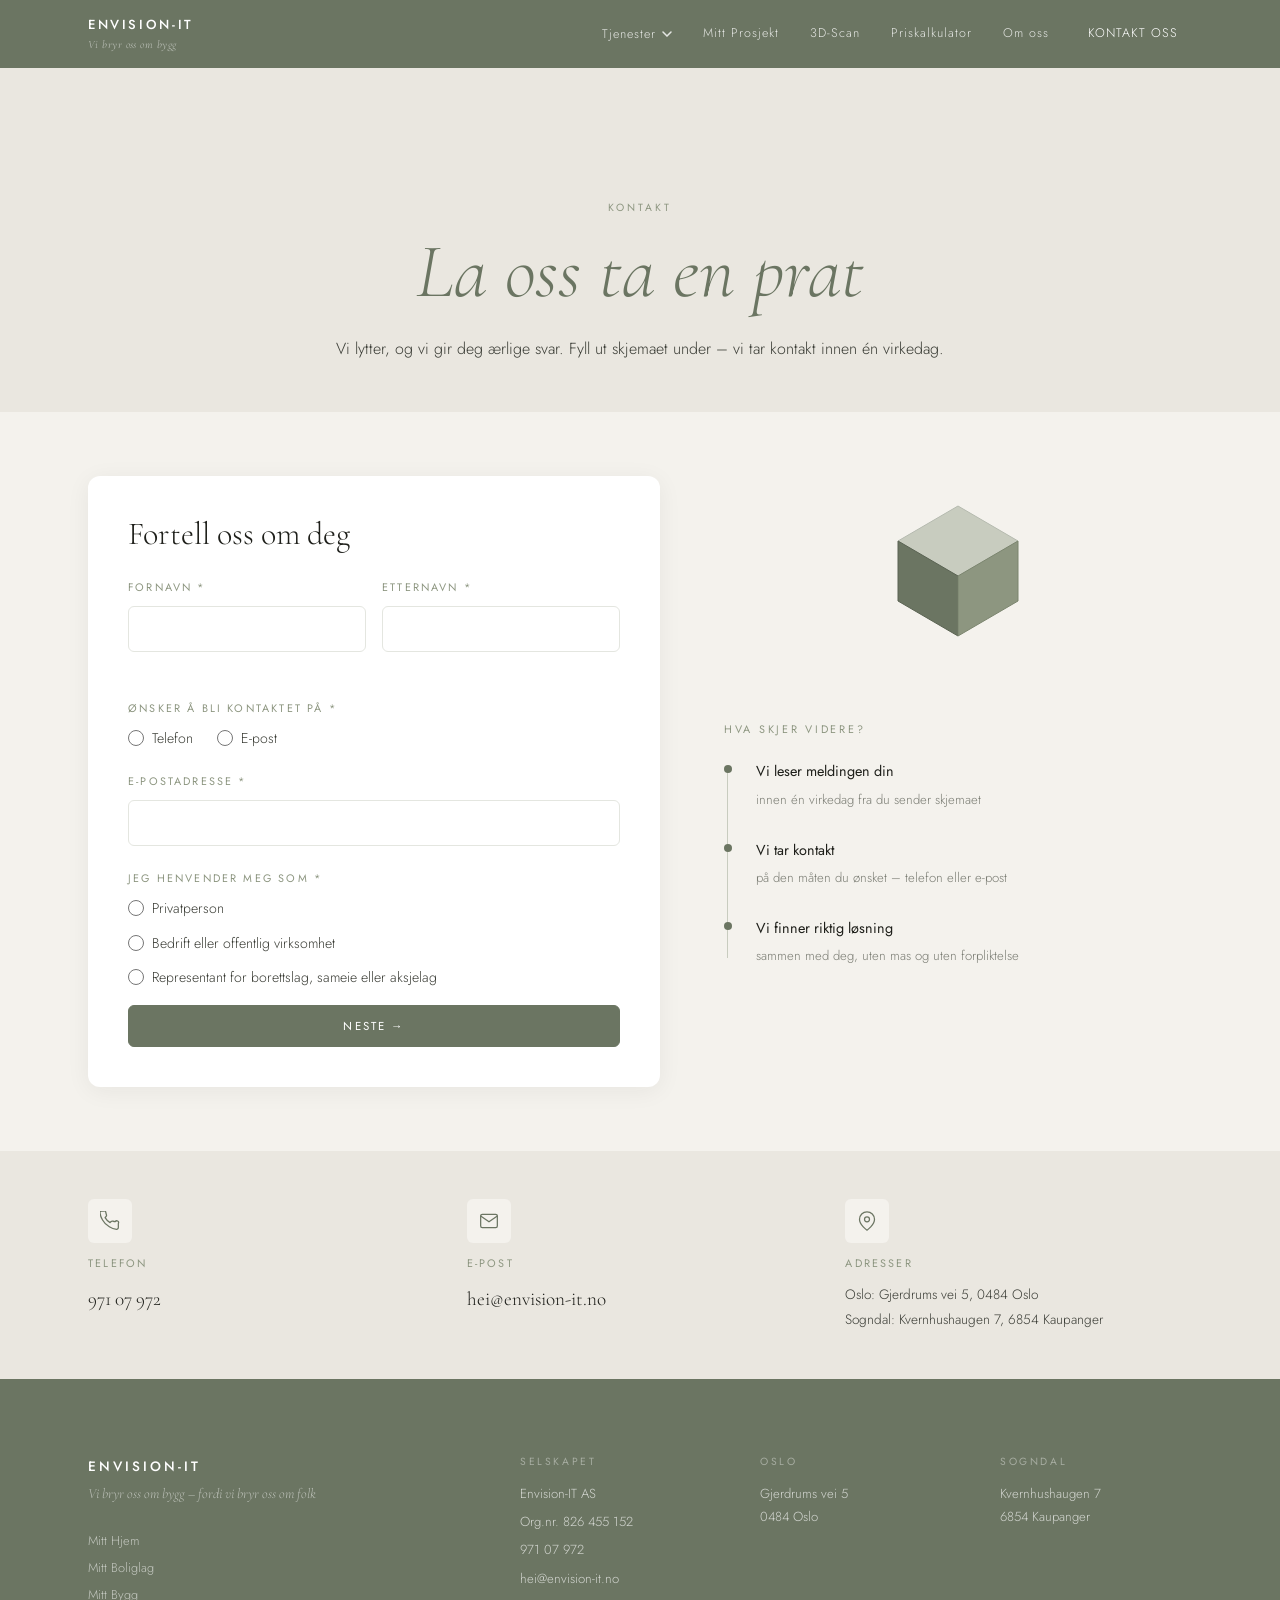
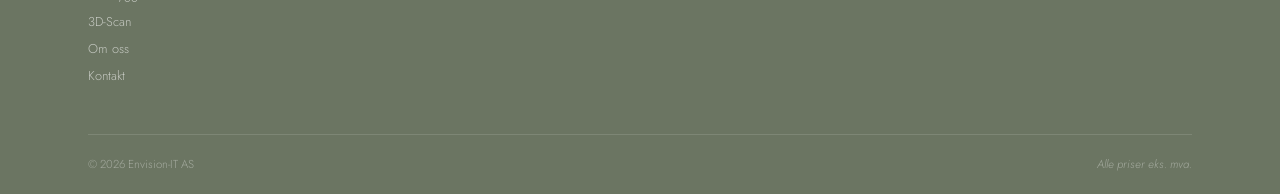
<file: kontakt.html>
<!DOCTYPE html>
<html lang="no">
<head>
  <meta charset="UTF-8">
  <meta name="viewport" content="width=device-width, initial-scale=1.0">
  <title>Kontakt oss — Envision-IT</title>
  <meta name="description" content="Ta kontakt med Envision-IT. Vi lytter, og vi gir deg ærlige svar. Fyll ut skjemaet – vi tar kontakt innen én virkedag.">
  <link rel="canonical" href="https://envision-it.no/kontakt">
  <meta property="og:type" content="website">
  <meta property="og:url" content="https://envision-it.no/kontakt">
  <meta property="og:title" content="Kontakt oss — Envision-IT">
  <meta property="og:description" content="Ta kontakt med Envision-IT. Vi lytter, og vi gir deg ærlige svar. Fyll ut skjemaet – vi tar kontakt innen én virkedag.">
  <meta property="og:image" content="https://envision-it.no/assets/og-image.jpg">
  <link rel="preconnect" href="https://fonts.googleapis.com">
  <link rel="preconnect" href="https://fonts.gstatic.com" crossorigin>
  <link rel="stylesheet" href="css/global.css">
  <style>
    body { padding-top: var(--nav-h); }

    /* ── HERO ─────────────────────────────────────────────────── */
    .kontakt-hero {
      background: var(--cream-dark);
      padding-top: var(--nav-h);
      padding-bottom: 0;
      text-align: center;
      padding-inline: var(--gutter);
    }

    .kontakt-hero__inner {
      max-width: 680px;
      margin-inline: auto;
      padding-top: 4rem;
      padding-bottom: 3rem;
    }

    .kontakt-hero__intro {
      margin-top: 1.25rem;
      font-size: 1rem;
      color: var(--mid);
      line-height: 1.8;
    }

    /* ── MAIN CONTENT ─────────────────────────────────────────── */
    .kontakt-main {
      background: var(--cream);
      padding: 4rem 0;
    }

    .kontakt-split {
      display: grid;
      grid-template-columns: 55fr 45fr;
      gap: 4rem;
      align-items: start;
    }

    @media (max-width: 900px) {
      .kontakt-split {
        grid-template-columns: 1fr;
        gap: 3rem;
      }
    }

    /* ── FORM CARD ─────────────────────────────────────────────── */
    .kontakt-form-card {
      background: var(--white);
      border-radius: 12px;
      padding: 2.5rem;
      box-shadow: 0 4px 24px rgba(30,31,26,0.06);
    }

    .kontakt-form-card h3 {
      margin-bottom: 1.75rem;
    }

    .form-row {
      display: grid;
      grid-template-columns: 1fr 1fr;
      gap: 1rem;
      margin-bottom: 1.5rem;
    }

    @media (max-width: 480px) {
      .form-row { grid-template-columns: 1fr; }
    }

    .form-group { margin-bottom: 1.5rem; }
    .form-group:last-of-type { margin-bottom: 0; }

    .form-label {
      display: block;
      font-size: 0.68rem;
      font-weight: 400;
      letter-spacing: 0.2em;
      text-transform: uppercase;
      color: var(--sage-light);
      margin-bottom: 0.6rem;
    }

    .form-control {
      width: 100%;
      background: var(--white);
      border: 1px solid var(--sage-bg);
      border-radius: var(--radius);
      padding: 0.75rem 1rem;
      font-family: 'Jost', sans-serif;
      font-size: 0.9rem;
      font-weight: 300;
      color: var(--dark);
      transition: border-color var(--transition);
      outline: none;
    }

    .form-control:focus { border-color: var(--sage); }
    .form-control.error { border-color: #c0392b; }

    textarea.form-control { resize: vertical; min-height: 120px; }

    .radio-group {
      display: flex;
      flex-direction: row;
      gap: 1.5rem;
      flex-wrap: wrap;
    }

    .radio-group--col {
      flex-direction: column;
      gap: 0.75rem;
    }

    .radio-label {
      display: flex;
      align-items: center;
      gap: 0.5rem;
      font-family: 'Jost', sans-serif;
      font-size: 0.88rem;
      font-weight: 300;
      color: var(--mid);
      cursor: pointer;
    }

    .radio-label input[type="radio"] {
      accent-color: var(--sage);
      width: 16px;
      height: 16px;
      cursor: pointer;
      flex-shrink: 0;
    }

    .btn-row {
      display: flex;
      align-items: center;
      justify-content: space-between;
      margin-top: 2rem;
      gap: 1rem;
    }

    /* Step visibility */
    #step2 { display: none; }
    #step-thankyou { display: none; }
    #phone-group { display: none; }

    /* Thank-you state */
    .thankyou-inner {
      text-align: center;
      padding: 3rem 1rem;
    }

    .thankyou-inner svg {
      margin: 0 auto 1.5rem;
    }

    .thankyou-inner h3 {
      margin-bottom: 1rem;
    }

    .thankyou-inner p {
      font-size: 0.95rem;
      color: var(--mid);
      margin-bottom: 2rem;
    }

    /* ── RIGHT COLUMN ─────────────────────────────────────────── */
    .kontakt-right {
      display: flex;
      flex-direction: column;
      gap: 3rem;
    }

    /* Illustration */
    .kontakt-illustration {
      display: flex;
      justify-content: center;
      align-items: center;
    }

    /* Timeline */
    .kontakt-timeline h4 {
      font-family: 'Jost', sans-serif;
      font-weight: 400;
      font-size: 0.68rem;
      letter-spacing: 0.25em;
      text-transform: uppercase;
      color: var(--sage-light);
      margin-bottom: 1.5rem;
    }

    .timeline {
      position: relative;
      padding-left: 2rem;
    }

    .timeline::before {
      content: '';
      position: absolute;
      left: 3px;
      top: 8px;
      bottom: 8px;
      width: 1px;
      background: var(--sage-pale);
    }

    .timeline__step {
      position: relative;
      margin-bottom: 1.75rem;
    }

    .timeline__step:last-child { margin-bottom: 0; }

    .timeline__step::before {
      content: '';
      position: absolute;
      left: -2rem;
      top: 6px;
      width: 8px;
      height: 8px;
      background: var(--sage);
      border-radius: 50%;
    }

    .timeline__step-title {
      font-family: 'Jost', sans-serif;
      font-weight: 400;
      font-size: 0.9rem;
      color: var(--dark);
      margin-bottom: 0.25rem;
    }

    .timeline__step-desc {
      font-size: 0.82rem;
      color: var(--muted);
      line-height: 1.6;
      margin: 0;
    }

    /* ── CONTACT DETAILS ─────────────────────────────────────── */
    .kontakt-details {
      background: var(--cream-dark);
      padding: 3rem 0;
    }

    .kontakt-details__grid {
      display: grid;
      grid-template-columns: repeat(3, 1fr);
      gap: 2rem;
    }

    @media (max-width: 720px) {
      .kontakt-details__grid { grid-template-columns: 1fr; }
    }

    .kontakt-info-box {
      display: flex;
      flex-direction: column;
      align-items: flex-start;
      gap: 0.75rem;
    }

    .kontakt-info-box__icon {
      width: 44px;
      height: 44px;
      background: var(--cream);
      border-radius: var(--radius);
      display: flex;
      align-items: center;
      justify-content: center;
      color: var(--sage);
      flex-shrink: 0;
    }

    .kontakt-info-box__title {
      font-family: 'Jost', sans-serif;
      font-weight: 400;
      font-size: 0.68rem;
      letter-spacing: 0.2em;
      text-transform: uppercase;
      color: var(--sage-light);
    }

    .kontakt-info-box__content {
      display: flex;
      flex-direction: column;
      gap: 0.2rem;
    }

    .kontakt-info-box__content a {
      font-family: 'Cormorant Garamond', serif;
      font-size: 1.2rem;
      font-weight: 300;
      color: var(--dark);
      text-decoration: none;
      transition: color var(--transition);
    }

    .kontakt-info-box__content a:hover { color: var(--sage); }

    .kontakt-info-box__content p {
      font-size: 0.85rem;
      color: var(--mid);
      margin: 0;
      line-height: 1.6;
    }
  </style>
</head>
<body>
<a class="skip-link" href="#main-content">Hopp til innhold</a>

  <!-- ═══ NAV ═══════════════════════════════════════════════════ -->
  <nav class="site-nav" role="navigation" aria-label="Hovedmeny">
    <div class="site-nav__inner">
      <a href="/" class="site-nav__brand" aria-label="Envision-IT – hjem">
        <span class="site-nav__brand-name">ENVISION-IT</span>
        <span class="site-nav__brand-tagline">Vi bryr oss om bygg</span>
      </a>
      <div class="site-nav__links" role="list">
        <div class="site-nav__dropdown" role="listitem">
          <button class="site-nav__link site-nav__link--dropdown" aria-haspopup="true" aria-expanded="false">
            Tjenester
            <svg width="10" height="6" viewBox="0 0 10 6" fill="none" aria-hidden="true">
              <path d="M1 1l4 4 4-4" stroke="currentColor" stroke-width="1.5" stroke-linecap="round"/>
            </svg>
          </button>
          <div class="site-nav__dropdown-panel" role="menu">
            <a href="/mitt-hjem.html" class="site-nav__dropdown-item" data-nav-link role="menuitem">
              <span class="site-nav__dropdown-title">Mitt Hjem</span>
              <span class="site-nav__dropdown-sub">Privatpersoner</span>
            </a>
            <a href="/mitt-boliglag.html" class="site-nav__dropdown-item" data-nav-link role="menuitem">
              <span class="site-nav__dropdown-title">Mitt Boliglag</span>
              <span class="site-nav__dropdown-sub">Borettslag og sameier</span>
            </a>
            <a href="/mitt-bygg.html" class="site-nav__dropdown-item" data-nav-link role="menuitem">
              <span class="site-nav__dropdown-title">Mitt Bygg</span>
              <span class="site-nav__dropdown-sub">Bedrifter og offentlig</span>
            </a>
          </div>
        </div>
        <a href="/mitt-prosjekt.html" class="site-nav__link" data-nav-link role="listitem">Mitt Prosjekt</a>
        <a href="/3d-scan.html" class="site-nav__link" data-nav-link role="listitem">3D-Scan</a>
      <a href="/3d-scan.html#kalkulator" class="site-nav__link" data-nav-link role="listitem">Priskalkulator</a>
        <a href="/om-oss.html" class="site-nav__link" data-nav-link role="listitem">Om oss</a>
        <a href="/kontakt.html" class="site-nav__link site-nav__link--cta btn-outline nav-active" data-nav-link role="listitem">Kontakt oss</a>
      </div>
      <button class="site-nav__hamburger" id="nav-toggle" aria-label="Åpne meny" aria-expanded="false">
        <span></span><span></span><span></span>
      </button>
    </div>
  </nav>

  <!-- Mobile drawer -->
  <div class="site-nav__drawer" id="nav-drawer" role="dialog" aria-modal="true" aria-label="Mobilmeny">
    <div class="site-nav__drawer-inner">
      <div class="site-nav__drawer-header">
        <span class="site-nav__brand-name" style="color:var(--white)">ENVISION-IT</span>
        <button class="site-nav__drawer-close" id="nav-drawer-close" aria-label="Lukk meny">
          <svg width="20" height="20" viewBox="0 0 20 20" fill="none" aria-hidden="true">
            <path d="M4 4l12 12M16 4L4 16" stroke="currentColor" stroke-width="1.5" stroke-linecap="round"/>
          </svg>
        </button>
      </div>
      <nav class="site-nav__drawer-links">
        <span class="site-nav__drawer-section">Tjenester</span>
        <a href="/mitt-hjem.html" class="site-nav__drawer-link" data-nav-link>Mitt Hjem</a>
        <a href="/mitt-boliglag.html" class="site-nav__drawer-link" data-nav-link>Mitt Boliglag</a>
        <a href="/mitt-bygg.html" class="site-nav__drawer-link" data-nav-link>Mitt Bygg</a>
        <span class="site-nav__drawer-section" style="margin-top:1rem">Mitt Prosjekt</span>
      <a href="/mitt-prosjekt.html" class="site-nav__drawer-link" data-nav-link>Mitt Prosjekt</a>
        <span class="site-nav__drawer-section" style="margin-top:1rem">Verktøy</span>
        <a href="/3d-scan.html" class="site-nav__drawer-link" data-nav-link>3D-Scan</a>
        <a href="/3d-scan.html#kalkulator" class="site-nav__drawer-link" data-nav-link>Priskalkulator</a>
        <span class="site-nav__drawer-section" style="margin-top:1rem">Selskapet</span>
        <a href="/om-oss.html" class="site-nav__drawer-link" data-nav-link>Om oss</a>
        <a href="/kontakt.html" class="site-nav__drawer-link site-nav__drawer-link--cta nav-active" data-nav-link>Kontakt oss</a>
      </nav>
      <div class="site-nav__drawer-contact">
        <a href="tel:97107972">971 07 972</a>
        <a href="mailto:hei@envision-it.no">hei@envision-it.no</a>
      </div>
    </div>
  </div>

  <style>
  /* ── NAV STYLES ─────────────────────────────────────────────── */
  .site-nav { position: fixed; top: 0; left: 0; right: 0; z-index: 200; background: var(--sage); transition: box-shadow 0.3s ease; }
  .site-nav.scrolled { box-shadow: 0 4px 24px rgba(30,31,26,0.18); }
  .site-nav__inner { max-width: var(--max-w); margin-inline: auto; padding-inline: var(--gutter); height: var(--nav-h); display: flex; align-items: center; justify-content: space-between; }
  .site-nav__brand { display: flex; flex-direction: column; gap: 0.1rem; text-decoration: none; }
  .site-nav__brand-name { font-family: 'Jost', sans-serif; font-weight: 500; font-size: 0.82rem; letter-spacing: 0.2em; color: var(--white); }
  .site-nav__brand-tagline { font-family: 'Cormorant Garamond', serif; font-style: italic; font-size: 0.7rem; color: rgba(255,255,255,0.62); letter-spacing: 0.04em; }
  .site-nav__links { display: flex; align-items: center; gap: 0.25rem; }
  .site-nav__link { background: none; border: none; font-family: 'Jost', sans-serif; font-size: 0.78rem; font-weight: 300; letter-spacing: 0.08em; color: rgba(255,255,255,0.82); padding: 0.5rem 0.85rem; border-radius: var(--radius); transition: color var(--transition), background var(--transition); cursor: pointer; text-decoration: none; display: flex; align-items: center; gap: 0.35rem; }
  .site-nav__link:hover { color: var(--white); background: rgba(255,255,255,0.1); }
  .site-nav__link.nav-active { color: var(--white); }
  .site-nav__link--cta { border-color: rgba(255,255,255,0.45) !important; color: var(--white) !important; margin-left: 0.5rem; }
  .site-nav__link--cta:hover { background: rgba(255,255,255,0.15) !important; }
  .site-nav__dropdown { position: relative; }
  .site-nav__link--dropdown svg { transition: transform 0.2s ease; }
  .site-nav__dropdown:hover .site-nav__link--dropdown svg,
  .site-nav__dropdown:focus-within .site-nav__link--dropdown svg { transform: rotate(180deg); }
  .site-nav__dropdown-panel { position: absolute; top: calc(100% + 2px); left: 50%; transform: translateX(-50%); background: var(--white); border: 1px solid var(--sage-bg); border-radius: var(--radius-lg); padding: 0.75rem; min-width: 240px; box-shadow: 0 12px 40px rgba(30,31,26,0.12); opacity: 0; pointer-events: none; transform: translateX(-50%) translateY(8px); transition: opacity 0.2s ease, transform 0.2s ease; }
  .site-nav__dropdown:hover .site-nav__dropdown-panel,
  .site-nav__dropdown:focus-within .site-nav__dropdown-panel { opacity: 1; pointer-events: all; transform: translateX(-50%) translateY(0); }
  .site-nav__dropdown-item { display: flex; flex-direction: column; gap: 0.15rem; padding: 0.7rem 0.9rem; border-radius: var(--radius); text-decoration: none; transition: background var(--transition); }
  .site-nav__dropdown-item:hover { background: var(--cream); }
  .site-nav__dropdown-item.nav-active { background: var(--cream-dark); }
  .site-nav__dropdown-title { font-size: 0.82rem; font-weight: 400; color: var(--dark); }
  .site-nav__dropdown-sub { font-size: 0.68rem; color: var(--muted); }
  .site-nav__dropdown-divider { border: none; border-top: 1px solid var(--sage-bg); margin: 0.4rem 0; }
  .site-nav__hamburger { display: none; flex-direction: column; gap: 5px; background: none; border: none; padding: 0.5rem; cursor: pointer; }
  .site-nav__hamburger span { display: block; width: 22px; height: 1.5px; background: var(--white); border-radius: 2px; transition: all 0.25s ease; }
  .site-nav__drawer { position: fixed; inset: 0; z-index: 300; background: rgba(30,31,26,0.55); backdrop-filter: blur(4px); opacity: 0; pointer-events: none; transition: opacity 0.3s ease; }
  .site-nav__drawer.open { opacity: 1; pointer-events: all; }
  .site-nav__drawer-inner { position: absolute; top: 0; right: 0; bottom: 0; width: min(320px, 90vw); background: var(--dark); padding: 0; display: flex; flex-direction: column; transform: translateX(100%); transition: transform 0.35s cubic-bezier(0.4, 0, 0.2, 1); }
  .site-nav__drawer.open .site-nav__drawer-inner { transform: translateX(0); }
  .site-nav__drawer-header { display: flex; align-items: center; justify-content: space-between; padding: 1.25rem 1.5rem; border-bottom: 1px solid rgba(255,255,255,0.08); }
  .site-nav__drawer-close { background: none; border: none; color: rgba(255,255,255,0.6); cursor: pointer; padding: 0.25rem; transition: color var(--transition); }
  .site-nav__drawer-close:hover { color: var(--white); }
  .site-nav__drawer-links { flex: 1; overflow-y: auto; padding: 1.25rem 1.5rem; display: flex; flex-direction: column; gap: 0.15rem; }
  .site-nav__drawer-section { font-size: 0.6rem; letter-spacing: 0.3em; text-transform: uppercase; color: rgba(255,255,255,0.35); margin-bottom: 0.4rem; display: block; }
  .site-nav__drawer-link { font-size: 0.95rem; color: rgba(255,255,255,0.78); text-decoration: none; padding: 0.65rem 0.75rem; border-radius: var(--radius); transition: background var(--transition), color var(--transition); }
  .site-nav__drawer-link:hover,
  .site-nav__drawer-link.nav-active { background: rgba(255,255,255,0.08); color: var(--white); }
  .site-nav__drawer-link--cta { margin-top: 1rem; border: 1px solid rgba(255,255,255,0.3); text-align: center; }
  .site-nav__drawer-contact { padding: 1.25rem 1.5rem; border-top: 1px solid rgba(255,255,255,0.08); display: flex; flex-direction: column; gap: 0.35rem; }
  .site-nav__drawer-contact a { font-size: 0.78rem; color: rgba(255,255,255,0.5); text-decoration: none; transition: color var(--transition); }
  .site-nav__drawer-contact a:hover { color: var(--white); }
  @media (max-width: 860px) {
    .site-nav__links { display: none; }
    .site-nav__hamburger { display: flex; }
  }
  </style>

  <!-- ═══ HERO ═══════════════════════════════════════════════════ -->
  <section id="main-content" class="kontakt-hero">
    <div class="kontakt-hero__inner reveal">
      <span class="eyebrow">Kontakt</span>
      <h1><em>La oss ta en prat</em></h1>
      <p class="kontakt-hero__intro reveal reveal-delay-1">Vi lytter, og vi gir deg ærlige svar. Fyll ut skjemaet under – vi tar kontakt innen én virkedag.</p>
    </div>
  </section>

  <!-- ═══ MAIN CONTENT ══════════════════════════════════════════ -->
  <section class="kontakt-main">
    <div class="container">
      <div class="kontakt-split">

        <!-- LEFT: Two-step form -->
        <div class="kontakt-form-card reveal">
          <form id="kontakt-form" novalidate>

            <!-- Step 1 -->
            <div id="step1">
              <h3>Fortell oss om deg</h3>

              <div class="form-row">
                <div class="form-group">
                  <label class="form-label" for="fornavn">Fornavn *</label>
                  <input class="form-control" type="text" id="fornavn" name="fornavn" required autocomplete="given-name">
                </div>
                <div class="form-group">
                  <label class="form-label" for="etternavn">Etternavn *</label>
                  <input class="form-control" type="text" id="etternavn" name="etternavn" required autocomplete="family-name">
                </div>
              </div>

              <div class="form-group">
                <label class="form-label">Ønsker å bli kontaktet på *</label>
                <div class="radio-group" role="radiogroup">
                  <label class="radio-label">
                    <input type="radio" name="contact-method" value="telefon"> Telefon
                  </label>
                  <label class="radio-label">
                    <input type="radio" name="contact-method" value="epost"> E-post
                  </label>
                </div>
              </div>

              <div class="form-group" id="phone-group">
                <label class="form-label" for="telefon">Telefonnummer</label>
                <input class="form-control" type="tel" id="telefon" name="telefon" placeholder="+47" autocomplete="tel">
              </div>

              <div class="form-group">
                <label class="form-label" for="epost">E-postadresse *</label>
                <input class="form-control" type="email" id="epost" name="epost" required autocomplete="email">
              </div>

              <div class="form-group">
                <label class="form-label">Jeg henvender meg som *</label>
                <div class="radio-group radio-group--col" role="radiogroup">
                  <label class="radio-label">
                    <input type="radio" name="customer-type" value="privat"> Privatperson
                  </label>
                  <label class="radio-label">
                    <input type="radio" name="customer-type" value="bedrift"> Bedrift eller offentlig virksomhet
                  </label>
                  <label class="radio-label">
                    <input type="radio" name="customer-type" value="boliglag"> Representant for borettslag, sameie eller aksjelag
                  </label>
                </div>
              </div>

              <button type="button" id="btn-next" class="btn-solid" style="width:100%; justify-content:center; margin-top:1rem;">Neste →</button>
            </div>

            <!-- Step 2 -->
            <div id="step2">
              <h3>Fortell oss hva du trenger</h3>

              <div class="form-group">
                <label class="form-label" for="henvendelse">Hva gjelder henvendelsen? *</label>
                <textarea class="form-control" id="henvendelse" name="henvendelse" rows="5" required></textarea>
              </div>

              <div class="form-group">
                <label class="form-label" for="tidspunkt">Hva er det beste tidspunktet å nå deg?</label>
                <input class="form-control" type="text" id="tidspunkt" name="tidspunkt" placeholder="f.eks. hverdager mellom 09–15">
              </div>

              <div class="btn-row">
                <button type="button" id="btn-back" class="btn-outline">← Tilbake</button>
                <button type="submit" id="btn-send" class="btn-solid">Send →</button>
              </div>
            </div>

            <!-- Thank-you state -->
            <div id="step-thankyou">
              <div class="thankyou-inner">
                <!-- Checkmark SVG -->
                <svg width="64" height="64" viewBox="0 0 64 64" fill="none" xmlns="http://www.w3.org/2000/svg" aria-hidden="true">
                  <circle cx="32" cy="32" r="32" fill="#4caf50"/>
                  <path d="M20 33l9 9 16-18" stroke="white" stroke-width="3" stroke-linecap="round" stroke-linejoin="round"/>
                </svg>
                <h3>Takk for din henvendelse!</h3>
                <p>Vi har mottatt meldingen din og tar kontakt innen én virkedag – på den måten du ønsket.</p>
                <a class="btn-outline" href="/">Tilbake til forsiden</a>
              </div>
            </div>

          </form>
        </div>

        <!-- RIGHT: Illustration + Timeline -->
        <div class="kontakt-right reveal reveal-delay-1">

          <!-- Isometric cube SVG illustration -->
          <div class="kontakt-illustration">
            <svg width="200" height="200" viewBox="0 0 200 200" fill="none" xmlns="http://www.w3.org/2000/svg" aria-label="Isometrisk kube illustrasjon" role="img">
              <!-- Top face (sage-pale #c8ccbf) -->
              <polygon
                points="100,30 160,65 100,100 40,65"
                fill="#c8ccbf"
                stroke="#b5baaf"
                stroke-width="1"
              />
              <!-- Left face (sage #6b7562) -->
              <polygon
                points="40,65 100,100 100,160 40,125"
                fill="#6b7562"
                stroke="#5a6352"
                stroke-width="1"
              />
              <!-- Right face (sage-light #8d9680) -->
              <polygon
                points="100,100 160,65 160,125 100,160"
                fill="#8d9680"
                stroke="#7b856e"
                stroke-width="1"
              />
            </svg>
          </div>

          <!-- Timeline -->
          <div class="kontakt-timeline">
            <h4>Hva skjer videre?</h4>
            <div class="timeline">
              <div class="timeline__step">
                <p class="timeline__step-title">Vi leser meldingen din</p>
                <p class="timeline__step-desc">innen én virkedag fra du sender skjemaet</p>
              </div>
              <div class="timeline__step">
                <p class="timeline__step-title">Vi tar kontakt</p>
                <p class="timeline__step-desc">på den måten du ønsket – telefon eller e-post</p>
              </div>
              <div class="timeline__step">
                <p class="timeline__step-title">Vi finner riktig løsning</p>
                <p class="timeline__step-desc">sammen med deg, uten mas og uten forpliktelse</p>
              </div>
            </div>
          </div>

        </div>
      </div>
    </div>
  </section>

  <!-- ═══ CONTACT DETAILS ═══════════════════════════════════════ -->
  <section class="kontakt-details">
    <div class="container">
      <div class="kontakt-details__grid reveal">

        <!-- Telefon -->
        <div class="kontakt-info-box">
          <div class="kontakt-info-box__icon">
            <svg width="20" height="20" viewBox="0 0 24 24" fill="none" stroke="currentColor" stroke-width="1.5" stroke-linecap="round" stroke-linejoin="round" aria-hidden="true">
              <path d="M22 16.92v3a2 2 0 01-2.18 2 19.79 19.79 0 01-8.63-3.07A19.5 19.5 0 013.07 10.8 19.79 19.79 0 01.01 2.18 2 2 0 012 0h3a2 2 0 012 1.72 12.84 12.84 0 00.7 2.81 2 2 0 01-.45 2.11L6.09 7.91a16 16 0 006 6l1.27-1.27a2 2 0 012.11-.45 12.84 12.84 0 002.81.7A2 2 0 0122 14.92z"/>
            </svg>
          </div>
          <span class="kontakt-info-box__title">Telefon</span>
          <div class="kontakt-info-box__content">
            <a href="tel:97107972">971 07 972</a>
          </div>
        </div>

        <!-- E-post -->
        <div class="kontakt-info-box reveal reveal-delay-1">
          <div class="kontakt-info-box__icon">
            <svg width="20" height="20" viewBox="0 0 24 24" fill="none" stroke="currentColor" stroke-width="1.5" stroke-linecap="round" stroke-linejoin="round" aria-hidden="true">
              <path d="M4 4h16c1.1 0 2 .9 2 2v12c0 1.1-.9 2-2 2H4c-1.1 0-2-.9-2-2V6c0-1.1.9-2 2-2z"/>
              <polyline points="22,6 12,13 2,6"/>
            </svg>
          </div>
          <span class="kontakt-info-box__title">E-post</span>
          <div class="kontakt-info-box__content">
            <a href="mailto:hei@envision-it.no">hei@envision-it.no</a>
          </div>
        </div>

        <!-- Adresser -->
        <div class="kontakt-info-box reveal reveal-delay-2">
          <div class="kontakt-info-box__icon">
            <svg width="20" height="20" viewBox="0 0 24 24" fill="none" stroke="currentColor" stroke-width="1.5" stroke-linecap="round" stroke-linejoin="round" aria-hidden="true">
              <path d="M21 10c0 7-9 13-9 13s-9-6-9-13a9 9 0 0118 0z"/>
              <circle cx="12" cy="10" r="3"/>
            </svg>
          </div>
          <span class="kontakt-info-box__title">Adresser</span>
          <div class="kontakt-info-box__content">
            <p>Oslo: Gjerdrums vei 5, 0484 Oslo</p>
            <p>Sogndal: Kvernhushaugen 7, 6854 Kaupanger</p>
          </div>
        </div>

      </div>
    </div>
  </section>

  <!-- ═══ FOOTER ════════════════════════════════════════════════ -->
  <footer class="site-footer">
    <div class="site-footer__inner container">
      <div class="site-footer__grid">
        <div class="site-footer__col site-footer__col--brand">
          <a href="/" class="site-footer__brand">
            <span class="site-footer__brand-name">ENVISION-IT</span>
            <span class="site-footer__brand-tagline">Vi bryr oss om bygg – fordi vi bryr oss om folk</span>
          </a>
          <nav class="site-footer__nav" aria-label="Sidefot navigasjon">
            <a href="/mitt-hjem.html">Mitt Hjem</a>
            <a href="/mitt-boliglag.html">Mitt Boliglag</a>
            <a href="/mitt-bygg.html">Mitt Bygg</a>
            <a href="/3d-scan.html">3D-Scan</a>
            <a href="/om-oss.html">Om oss</a>
            <a href="/kontakt.html">Kontakt</a>
          </nav>
        </div>
        <div class="site-footer__col">
          <h4 class="site-footer__col-title">Selskapet</h4>
          <ul class="site-footer__list">
            <li>Envision-IT AS</li>
            <li>Org.nr. 826 455 152</li>
            <li><a href="tel:97107972">971 07 972</a></li>
            <li><a href="mailto:hei@envision-it.no">hei@envision-it.no</a></li>
          </ul>
        </div>
        <div class="site-footer__col">
          <h4 class="site-footer__col-title">Oslo</h4>
          <address class="site-footer__address">Gjerdrums vei 5<br>0484 Oslo</address>
        </div>
        <div class="site-footer__col">
          <h4 class="site-footer__col-title">Sogndal</h4>
          <address class="site-footer__address">Kvernhushaugen 7<br>6854 Kaupanger</address>
        </div>
      </div>
      <div class="site-footer__bottom">
        <span>© <span data-year></span> Envision-IT AS</span>
        <span class="site-footer__bottom-tagline">Alle priser eks. mva.</span>
      </div>
    </div>
  </footer>

  <style>
  /* ── FOOTER STYLES ──────────────────────────────────────────── */
  .site-footer { background: var(--sage); color: rgba(255,255,255,0.82); padding-top: clamp(3rem, 6vw, 5rem); }
  .site-footer__grid { display: grid; grid-template-columns: 2fr 1fr 1fr 1fr; gap: 3rem; padding-bottom: 3rem; border-bottom: 1px solid rgba(255,255,255,0.12); }
  .site-footer__brand { display: flex; flex-direction: column; gap: 0.4rem; margin-bottom: 1.75rem; text-decoration: none; }
  .site-footer__brand-name { font-family: 'Jost', sans-serif; font-weight: 500; font-size: 0.85rem; letter-spacing: 0.22em; color: var(--white); }
  .site-footer__brand-tagline { font-family: 'Cormorant Garamond', serif; font-style: italic; font-size: 0.88rem; color: rgba(255,255,255,0.55); line-height: 1.4; max-width: 240px; }
  .site-footer__nav { display: flex; flex-direction: column; gap: 0.4rem; }
  .site-footer__nav a { font-size: 0.8rem; color: rgba(255,255,255,0.6); text-decoration: none; transition: color var(--transition); }
  .site-footer__nav a:hover { color: var(--white); }
  .site-footer__col-title { font-family: 'Jost', sans-serif; font-weight: 400; font-size: 0.65rem; letter-spacing: 0.25em; text-transform: uppercase; color: rgba(255,255,255,0.4); margin-bottom: 1rem; }
  .site-footer__list { display: flex; flex-direction: column; gap: 0.45rem; }
  .site-footer__list li { font-size: 0.82rem; color: rgba(255,255,255,0.7); }
  .site-footer__list a { color: rgba(255,255,255,0.7); text-decoration: none; transition: color var(--transition); }
  .site-footer__list a:hover { color: var(--white); }
  .site-footer__address { font-style: normal; font-size: 0.82rem; color: rgba(255,255,255,0.7); line-height: 1.75; }
  .site-footer__bottom { display: flex; align-items: center; justify-content: space-between; padding-block: 1.25rem; font-size: 0.72rem; color: rgba(255,255,255,0.38); }
  .site-footer__bottom-tagline { font-style: italic; }
  @media (max-width: 900px) {
    .site-footer__grid { grid-template-columns: 1fr 1fr; gap: 2rem; }
    .site-footer__col--brand { grid-column: 1 / -1; }
  }
  @media (max-width: 480px) {
    .site-footer__grid { grid-template-columns: 1fr; }
    .site-footer__bottom { flex-direction: column; gap: 0.4rem; text-align: center; }
  }
  </style>

  <!-- ═══ FORM JAVASCRIPT ════════════════════════════════════════ -->
  <script>
    (function () {
      var form      = document.getElementById('kontakt-form');
      var step1     = document.getElementById('step1');
      var step2     = document.getElementById('step2');
      var thankyou  = document.getElementById('step-thankyou');
      var btnNext   = document.getElementById('btn-next');
      var btnBack   = document.getElementById('btn-back');
      var phoneGroup = document.getElementById('phone-group');

      // Show/hide phone field based on contact method selection
      var contactRadios = document.querySelectorAll('input[name="contact-method"]');
      contactRadios.forEach(function (radio) {
        radio.addEventListener('change', function () {
          if (this.value === 'telefon') {
            phoneGroup.style.display = 'block';
          } else {
            phoneGroup.style.display = 'none';
          }
        });
      });

      // Step 1 validation helper
      function validateStep1() {
        var valid = true;

        // Required text/email fields
        var requiredFields = [
          document.getElementById('fornavn'),
          document.getElementById('etternavn'),
          document.getElementById('epost')
        ];
        requiredFields.forEach(function (field) {
          field.classList.remove('error');
          if (!field.value.trim()) {
            field.classList.add('error');
            valid = false;
          }
        });

        // Email format check
        var epost = document.getElementById('epost');
        if (epost.value.trim() && !/^[^\s@]+@[^\s@]+\.[^\s@]+$/.test(epost.value.trim())) {
          epost.classList.add('error');
          valid = false;
        }

        // Contact method radio
        var contactMethod = document.querySelector('input[name="contact-method"]:checked');
        if (!contactMethod) {
          valid = false;
          // Highlight the radio group label
          var radios = document.querySelectorAll('input[name="contact-method"]');
          radios.forEach(function (r) { r.style.outline = '2px solid #c0392b'; });
        } else {
          var radios = document.querySelectorAll('input[name="contact-method"]');
          radios.forEach(function (r) { r.style.outline = ''; });
        }

        // Customer type radio
        var customerType = document.querySelector('input[name="customer-type"]:checked');
        if (!customerType) {
          valid = false;
          var typeRadios = document.querySelectorAll('input[name="customer-type"]');
          typeRadios.forEach(function (r) { r.style.outline = '2px solid #c0392b'; });
        } else {
          var typeRadios = document.querySelectorAll('input[name="customer-type"]');
          typeRadios.forEach(function (r) { r.style.outline = ''; });
        }

        return valid;
      }

      // Next button
      btnNext.addEventListener('click', function () {
        if (validateStep1()) {
          step1.style.display = 'none';
          step2.style.display = 'block';
          form.parentElement.scrollIntoView({ behavior: 'smooth', block: 'start' });
        }
      });

      // Back button
      btnBack.addEventListener('click', function () {
        step2.style.display = 'none';
        step1.style.display = 'block';
      });

      // Form submit
      form.addEventListener('submit', async function (e) {
        e.preventDefault();

        // Validate step 2 required field
        var henvendelse = document.getElementById('henvendelse');
        henvendelse.classList.remove('error');
        if (!henvendelse.value.trim()) {
          henvendelse.classList.add('error');
          return;
        }

        const res = await fetch('/api/contact', {
          method: 'POST',
          headers: {'Content-Type': 'application/json'},
          body: JSON.stringify(Object.fromEntries(new FormData(form)))
        });
        if (res.ok) {
          step2.style.display = 'none';
          thankyou.style.display = 'block';
          form.parentElement.scrollIntoView({ behavior: 'smooth', block: 'start' });
        } else {
          alert('Noe gikk galt. Prøv igjen eller send e-post til hei@envision-it.no');
        }
      });

      // Remove error on input
      form.querySelectorAll('.form-control').forEach(function (el) {
        el.addEventListener('input', function () {
          this.classList.remove('error');
        });
      });
    })();
  </script>

  <script src="js/global.js"></script>
</body>
</html>
</file>
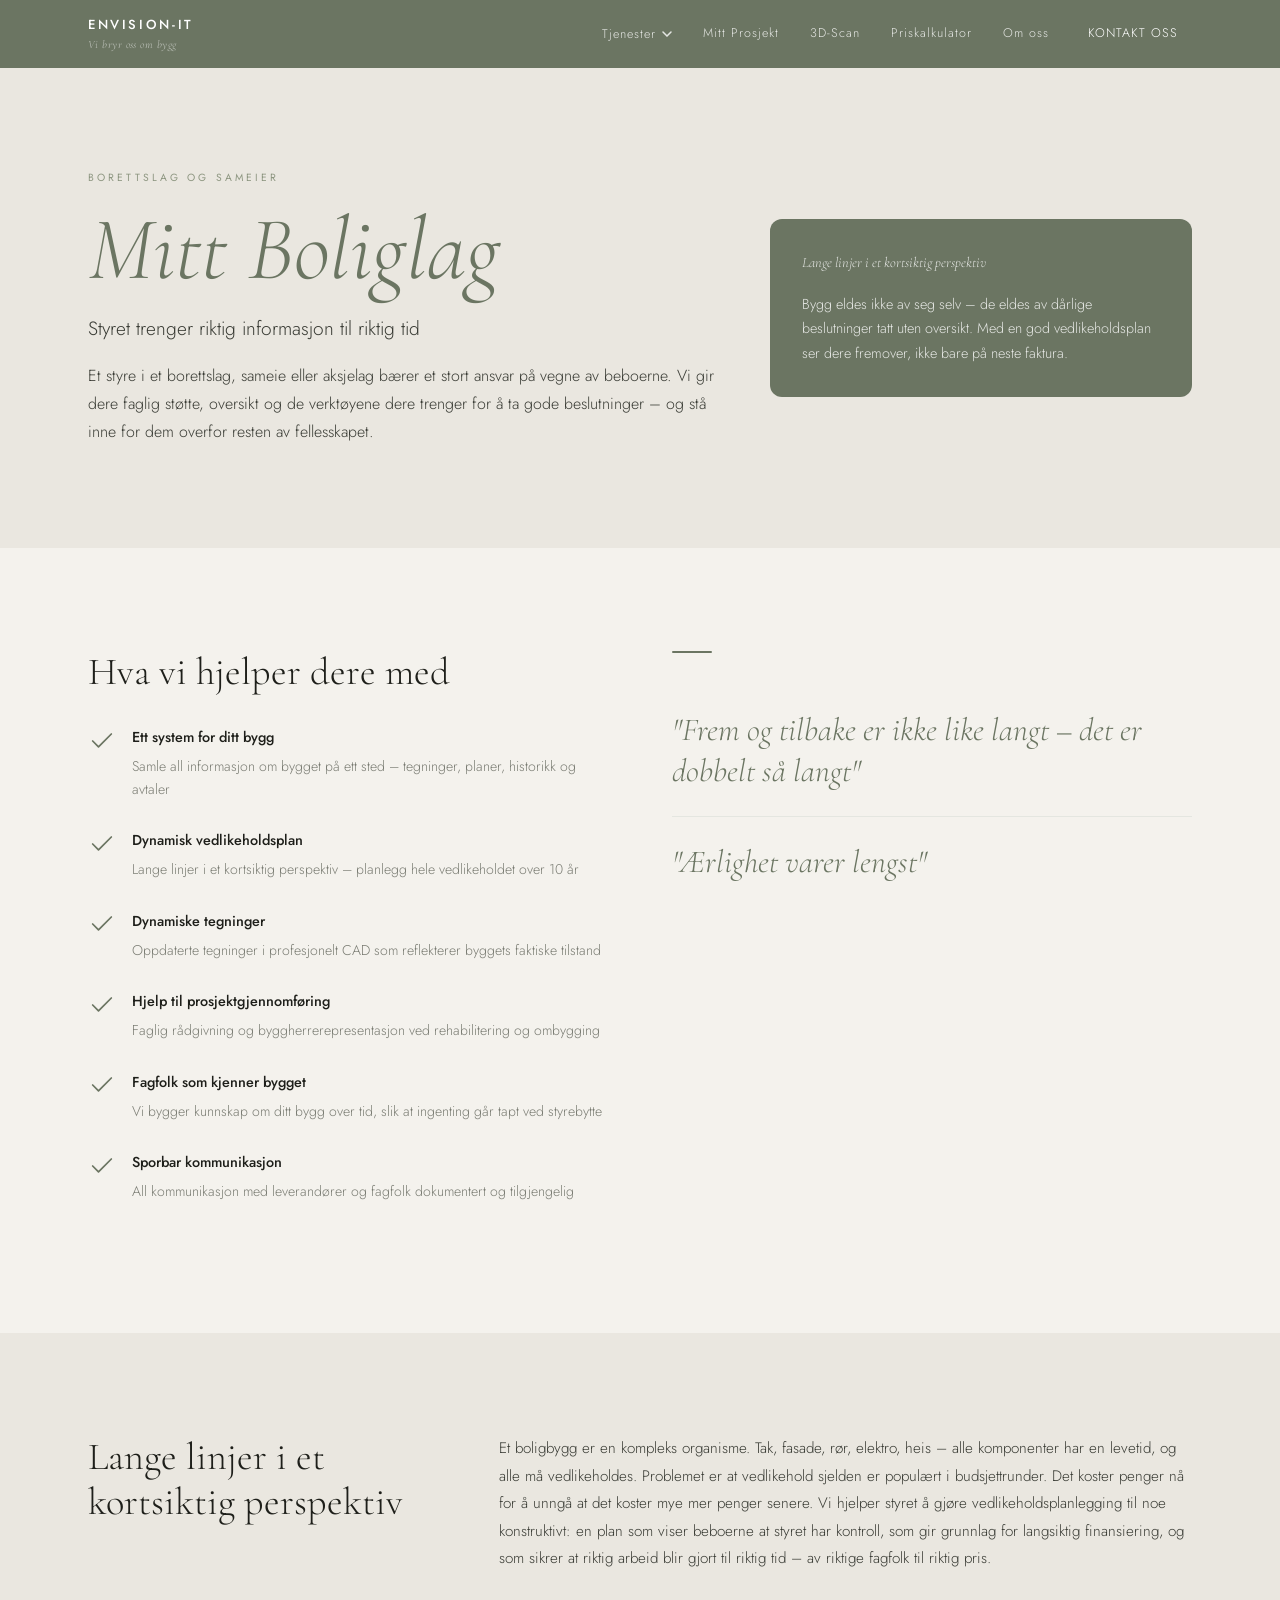
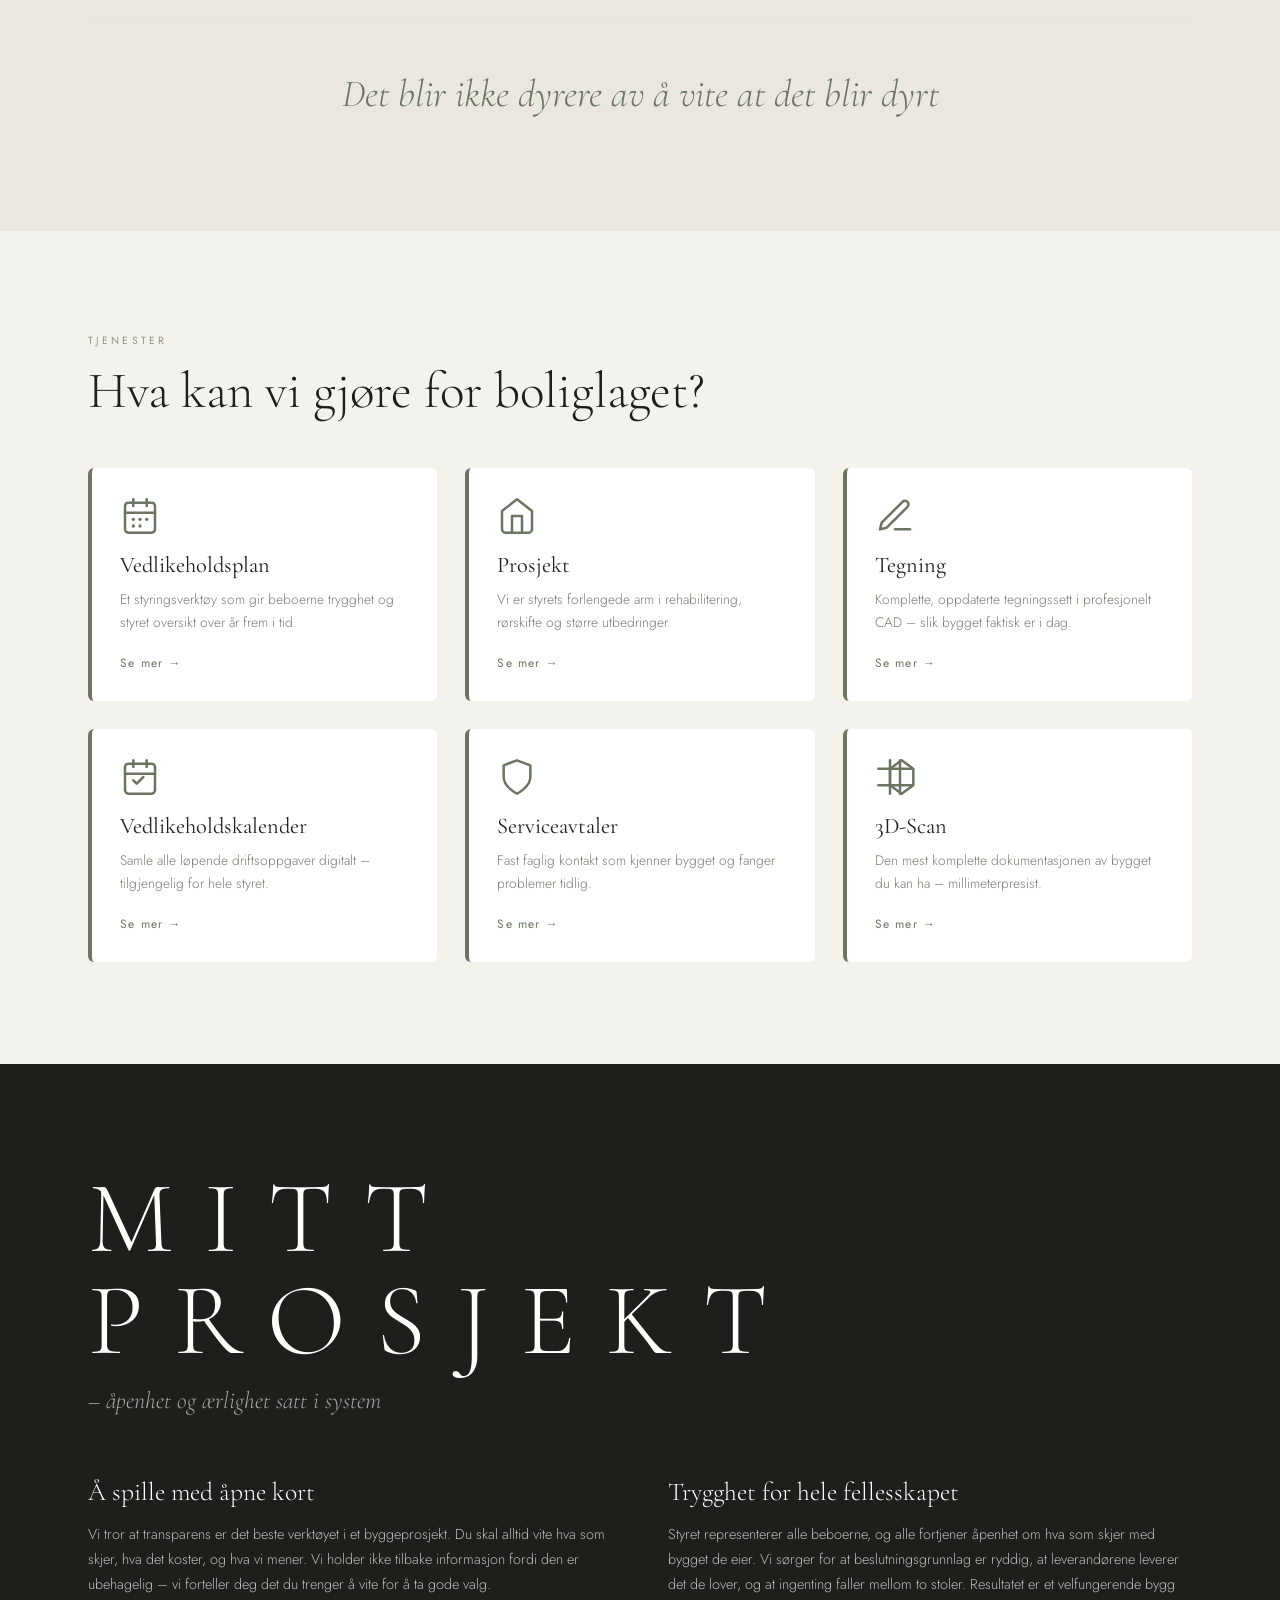
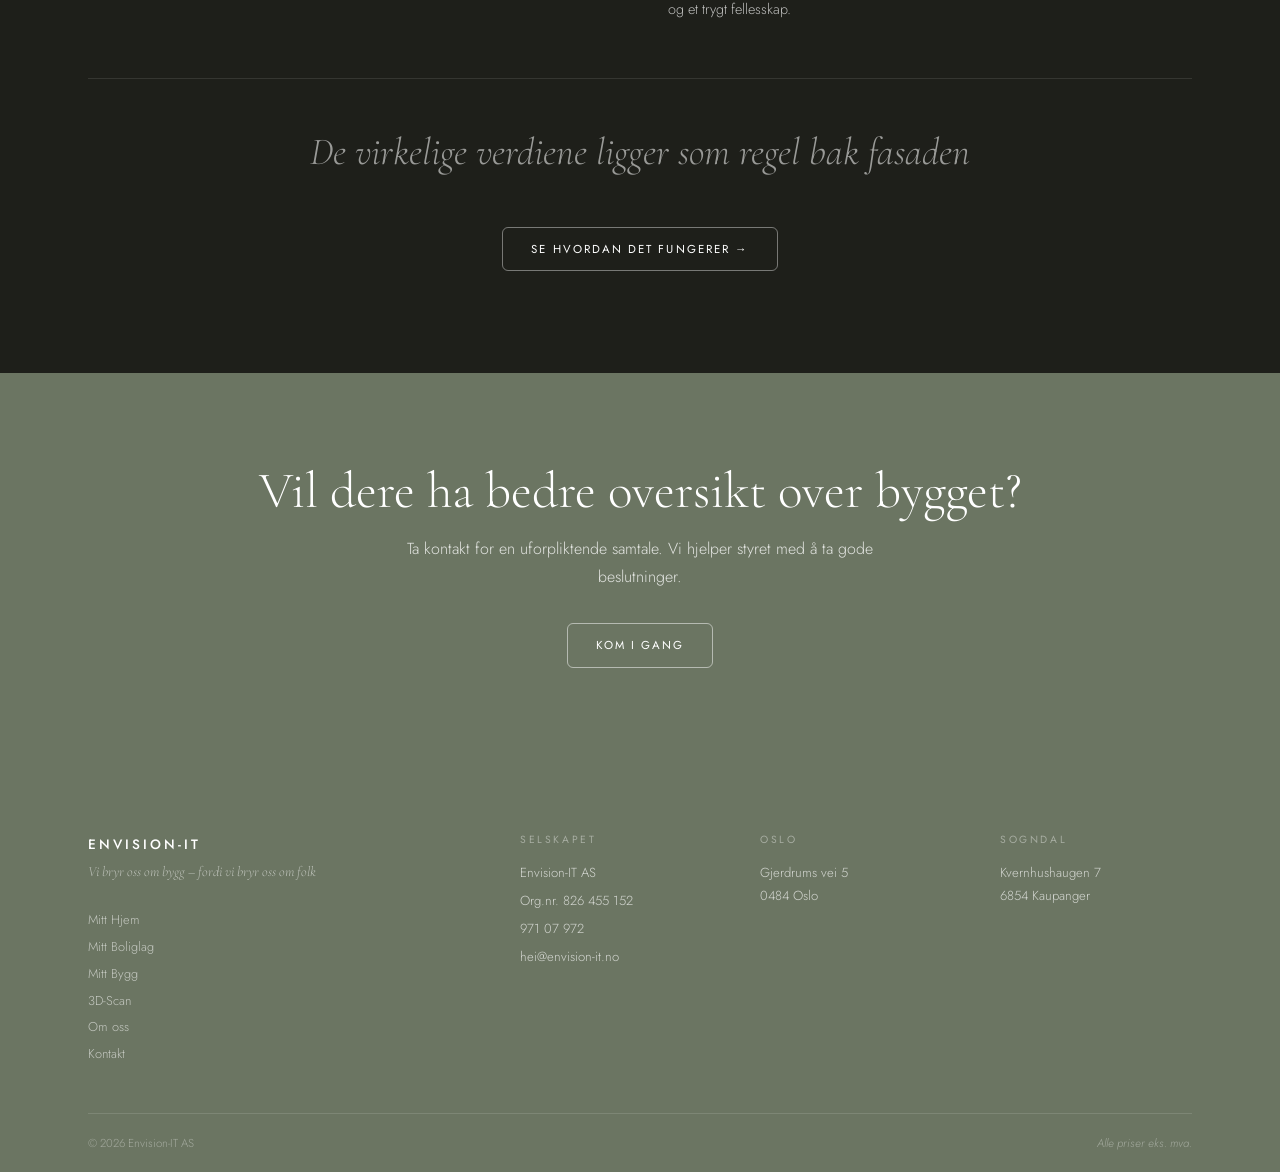
<file: mitt-boliglag.html>
<!DOCTYPE html>
<html lang="no">
<head>
  <meta charset="UTF-8">
  <meta name="viewport" content="width=device-width, initial-scale=1.0">
  <title>Mitt Boliglag — Envision-IT</title>
  <meta name="description" content="Styret trenger riktig informasjon til riktig tid. Envision-IT hjelper borettslag, sameier og aksjelag med vedlikeholdsplan og faglig støtte.">
  <link rel="canonical" href="https://envision-it.no/mitt-boliglag">
  <meta property="og:type" content="website">
  <meta property="og:url" content="https://envision-it.no/mitt-boliglag">
  <meta property="og:title" content="Mitt Boliglag — Envision-IT">
  <meta property="og:description" content="Styret trenger riktig informasjon til riktig tid. Envision-IT hjelper borettslag, sameier og aksjelag med vedlikeholdsplan og faglig støtte.">
  <meta property="og:image" content="https://envision-it.no/assets/og-image.jpg">
  <link rel="stylesheet" href="css/global.css">
  <style>
    body { padding-top: var(--nav-h); }

    /* ── HERO ──────────────────────────────────────────────────── */
    .hero {
      background: var(--cream-dark);
      padding-block: clamp(4rem, 8vw, 7rem);
    }

    .hero__grid {
      display: grid;
      grid-template-columns: 60fr 40fr;
      gap: 3rem;
      align-items: center;
    }

    .hero__heading {
      font-size: clamp(3rem, 7vw, 6rem);
      font-style: italic;
      margin-bottom: 1rem;
      color: var(--dark);
    }

    .hero__sub {
      font-family: 'Jost', sans-serif;
      font-size: clamp(1rem, 1.8vw, 1.2rem);
      font-weight: 300;
      color: var(--mid);
      margin-bottom: 1.25rem;
      line-height: 1.4;
    }

    .hero__highlight {
      background: var(--sage);
      color: var(--white);
      border-radius: var(--radius-lg);
      padding: 2rem;
    }

    .hero__highlight-quote {
      font-family: 'Cormorant Garamond', serif;
      font-style: italic;
      font-size: clamp(1.6rem, 3vw, 2.4rem);
      font-weight: 300;
      color: var(--white);
      line-height: 1.2;
      margin-bottom: 1rem;
    }

    .hero__highlight p {
      color: rgba(255,255,255,0.82);
      font-size: 0.9rem;
      line-height: 1.7;
    }

    @media (max-width: 900px) {
      .hero__grid { grid-template-columns: 1fr; gap: 2rem; }
    }

    /* ── FEATURE LIST ──────────────────────────────────────────── */
    .features {
      background: var(--cream);
      padding-block: clamp(4rem, 8vw, 7rem);
    }

    .features__grid {
      display: grid;
      grid-template-columns: 1fr 1fr;
      gap: 4rem;
      align-items: start;
    }

    .features__heading {
      font-size: clamp(1.8rem, 3vw, 2.8rem);
      color: var(--dark);
      margin-bottom: 2rem;
    }

    .feature-item {
      display: flex;
      gap: 1rem;
      margin-bottom: 1.75rem;
      align-items: flex-start;
    }

    .feature-item__icon {
      width: 28px;
      height: 28px;
      flex-shrink: 0;
      color: var(--sage);
      margin-top: 0.1rem;
    }

    .feature-item__title {
      font-family: 'Jost', sans-serif;
      font-weight: 500;
      font-size: 0.9rem;
      color: var(--dark);
      margin-bottom: 0.3rem;
    }

    .feature-item__desc {
      font-size: 0.88rem;
      color: var(--muted);
      line-height: 1.6;
    }

    .features__quote-box {
      position: sticky;
      top: calc(var(--nav-h) + 2rem);
    }

    .features__divider {
      width: 40px;
      height: 2px;
      background: var(--sage);
      margin-bottom: 2rem;
      border-radius: 2px;
    }

    .features__quote-item {
      padding-block: 1.5rem;
      border-bottom: 1px solid var(--sage-bg);
    }

    .features__quote-item:last-child { border-bottom: none; }

    .features__quote-text {
      font-family: 'Cormorant Garamond', serif;
      font-style: italic;
      font-size: clamp(1.3rem, 2.5vw, 2rem);
      font-weight: 300;
      color: var(--sage);
      line-height: 1.3;
    }

    @media (max-width: 900px) {
      .features__grid { grid-template-columns: 1fr; gap: 2.5rem; }
      .features__quote-box { position: static; }
    }

    /* ── LANGE LINJER SECTION ──────────────────────────────────── */
    .lange-linjer {
      background: var(--cream-dark);
      padding-block: clamp(4rem, 8vw, 7rem);
    }

    .lange-linjer__grid {
      display: grid;
      grid-template-columns: 1fr 2fr;
      gap: 4rem;
      align-items: start;
      margin-bottom: 3rem;
    }

    .lange-linjer__heading {
      font-size: clamp(1.8rem, 3vw, 2.8rem);
      color: var(--dark);
      line-height: 1.15;
    }

    .lange-linjer__body {
      font-size: 0.95rem;
      color: var(--mid);
      line-height: 1.8;
    }

    .lange-linjer__pull {
      text-align: center;
      font-family: 'Cormorant Garamond', serif;
      font-style: italic;
      font-size: clamp(1.5rem, 3vw, 2.6rem);
      font-weight: 300;
      color: var(--sage);
      border-top: 1px solid var(--sage-bg);
      padding-top: 2.5rem;
    }

    @media (max-width: 900px) {
      .lange-linjer__grid { grid-template-columns: 1fr; gap: 2rem; }
    }

    /* ── SERVICE CARDS ─────────────────────────────────────────── */
    .services {
      background: var(--cream);
      padding-block: clamp(4rem, 8vw, 7rem);
    }

    .services__header {
      margin-bottom: 3rem;
    }

    .services__grid {
      display: grid;
      grid-template-columns: repeat(3, 1fr);
      gap: 1.75rem;
    }

    .service-card {
      background: var(--white);
      border-left: 4px solid var(--sage);
      border-radius: var(--radius);
      padding: 1.75rem;
      cursor: pointer;
      transition: box-shadow var(--transition), transform var(--transition);
      display: flex;
      flex-direction: column;
    }

    .service-card:hover {
      box-shadow: 0 8px 32px rgba(30,31,26,0.1);
      transform: translateY(-3px);
    }

    .service-card__icon {
      width: 40px;
      height: 40px;
      color: var(--sage);
      margin-bottom: 1rem;
      flex-shrink: 0;
    }

    .service-card__title {
      font-family: 'Cormorant Garamond', serif;
      font-size: 1.4rem;
      font-weight: 400;
      color: var(--dark);
      margin-bottom: 0.6rem;
      line-height: 1.2;
    }

    .service-card__teaser {
      font-size: 0.86rem;
      color: var(--muted);
      line-height: 1.65;
      flex: 1;
      margin-bottom: 1.25rem;
    }

    .service-card__cta {
      font-family: 'Jost', sans-serif;
      font-size: 0.75rem;
      font-weight: 400;
      letter-spacing: 0.1em;
      color: var(--sage);
      background: none;
      border: none;
      padding: 0;
      cursor: pointer;
      text-align: left;
      transition: color var(--transition);
    }

    .service-card__cta:hover { color: var(--dark); }

    @media (max-width: 900px) {
      .services__grid { grid-template-columns: repeat(2, 1fr); }
    }

    @media (max-width: 720px) {
      .services__grid { grid-template-columns: 1fr; }
    }

    /* ── MITT PROSJEKT ─────────────────────────────────────────── */
    .mitt-prosjekt {
      background: var(--dark);
      color: var(--white);
      padding-block: clamp(4rem, 8vw, 7rem);
    }

    .mitt-prosjekt__display {
      font-family: 'Cormorant Garamond', serif;
      font-size: clamp(4rem, 8vw, 9rem);
      font-weight: 300;
      letter-spacing: 0.3em;
      color: var(--white);
      line-height: 1;
      margin-bottom: 0.5rem;
      text-transform: uppercase;
    }

    .mitt-prosjekt__sub {
      font-family: 'Cormorant Garamond', serif;
      font-style: italic;
      font-size: clamp(1.1rem, 2vw, 1.5rem);
      font-weight: 300;
      color: rgba(255,255,255,0.6);
      margin-bottom: 3.5rem;
    }

    .mitt-prosjekt__grid {
      display: grid;
      grid-template-columns: 1fr 1fr;
      gap: 3.5rem;
      margin-bottom: 3.5rem;
    }

    .mitt-prosjekt__col-title {
      font-family: 'Cormorant Garamond', serif;
      font-size: clamp(1.3rem, 2vw, 1.8rem);
      font-weight: 300;
      color: var(--white);
      margin-bottom: 1rem;
    }

    .mitt-prosjekt__col p {
      color: rgba(255,255,255,0.7);
      font-size: 0.9rem;
      line-height: 1.75;
    }

    .mitt-prosjekt__pull {
      text-align: center;
      font-family: 'Cormorant Garamond', serif;
      font-style: italic;
      font-size: clamp(1.5rem, 3vw, 2.5rem);
      font-weight: 300;
      color: rgba(255,255,255,0.55);
      border-top: 1px solid rgba(255,255,255,0.1);
      padding-top: 2.5rem;
    }

    @media (max-width: 900px) {
      .mitt-prosjekt__grid { grid-template-columns: 1fr; gap: 2rem; }
    }

    /* ── BOTTOM CTA ─────────────────────────────────────────────── */
    .bottom-cta {
      background: var(--sage);
      padding-block: clamp(4rem, 7vw, 6rem);
      text-align: center;
    }

    .bottom-cta h2 {
      color: var(--white);
      margin-bottom: 1rem;
    }

    .bottom-cta p {
      color: rgba(255,255,255,0.8);
      font-size: 1rem;
      margin-bottom: 2rem;
      max-width: 520px;
      margin-inline: auto;
    }

    /* ── MODAL INNER ─────────────────────────────────────────────── */
    .modal-title {
      font-family: 'Cormorant Garamond', serif;
      font-size: 2rem;
      font-weight: 400;
      color: var(--dark);
      margin-bottom: 1.25rem;
      padding-right: 2rem;
      line-height: 1.2;
    }

    .modal-body {
      font-size: 0.9rem;
      color: var(--mid);
      line-height: 1.8;
      margin-bottom: 1.75rem;
    }
  </style>
</head>
<body>
<a class="skip-link" href="#main-content">Hopp til innhold</a>

<!-- ═══════════════════════════════════════════════════════════════
     NAV (inlined from components/nav.html)
     ═══════════════════════════════════════════════════════════════ -->
<nav class="site-nav" role="navigation" aria-label="Hovedmeny">
  <div class="site-nav__inner">
    <a href="/" class="site-nav__brand" aria-label="Envision-IT – hjem">
      <span class="site-nav__brand-name">ENVISION-IT</span>
      <span class="site-nav__brand-tagline">Vi bryr oss om bygg</span>
    </a>
    <div class="site-nav__links" role="list">
      <div class="site-nav__dropdown" role="listitem">
        <button class="site-nav__link site-nav__link--dropdown" aria-haspopup="true" aria-expanded="false">
          Tjenester
          <svg width="10" height="6" viewBox="0 0 10 6" fill="none" aria-hidden="true">
            <path d="M1 1l4 4 4-4" stroke="currentColor" stroke-width="1.5" stroke-linecap="round"/>
          </svg>
        </button>
        <div class="site-nav__dropdown-panel" role="menu">
          <a href="/mitt-hjem.html" class="site-nav__dropdown-item" role="menuitem">
            <span class="site-nav__dropdown-title">Mitt Hjem</span>
            <span class="site-nav__dropdown-sub">Privatpersoner</span>
          </a>
          <a href="/mitt-boliglag.html" class="site-nav__dropdown-item nav-active" role="menuitem">
            <span class="site-nav__dropdown-title">Mitt Boliglag</span>
            <span class="site-nav__dropdown-sub">Borettslag og sameier</span>
          </a>
          <a href="/mitt-bygg.html" class="site-nav__dropdown-item" role="menuitem">
            <span class="site-nav__dropdown-title">Mitt Bygg</span>
            <span class="site-nav__dropdown-sub">Bedrifter og offentlig</span>
          </a>
        </div>
      </div>
      <a href="/mitt-prosjekt.html" class="site-nav__link" data-nav-link role="listitem">Mitt Prosjekt</a>
      <a href="/3d-scan.html" class="site-nav__link" data-nav-link role="listitem">3D-Scan</a>
      <a href="/3d-scan.html#kalkulator" class="site-nav__link" data-nav-link role="listitem">Priskalkulator</a>
      <a href="/om-oss.html" class="site-nav__link" data-nav-link role="listitem">Om oss</a>
      <a href="/kontakt.html" class="site-nav__link site-nav__link--cta btn-outline" data-nav-link role="listitem">Kontakt oss</a>
    </div>
    <button class="site-nav__hamburger" id="nav-toggle" aria-label="Åpne meny" aria-expanded="false">
      <span></span><span></span><span></span>
    </button>
  </div>
</nav>

<!-- Mobile drawer -->
<div class="site-nav__drawer" id="nav-drawer" role="dialog" aria-modal="true" aria-label="Mobilmeny">
  <div class="site-nav__drawer-inner">
    <div class="site-nav__drawer-header">
      <span class="site-nav__brand-name" style="color:var(--white)">ENVISION-IT</span>
      <button class="site-nav__drawer-close" id="nav-drawer-close" aria-label="Lukk meny">
        <svg width="20" height="20" viewBox="0 0 20 20" fill="none" aria-hidden="true">
          <path d="M4 4l12 12M16 4L4 16" stroke="currentColor" stroke-width="1.5" stroke-linecap="round"/>
        </svg>
      </button>
    </div>
    <nav class="site-nav__drawer-links">
      <span class="site-nav__drawer-section">Tjenester</span>
      <a href="/mitt-hjem.html" class="site-nav__drawer-link" data-nav-link>Mitt Hjem</a>
      <a href="/mitt-boliglag.html" class="site-nav__drawer-link nav-active">Mitt Boliglag</a>
      <a href="/mitt-bygg.html" class="site-nav__drawer-link" data-nav-link>Mitt Bygg</a>
      <span class="site-nav__drawer-section" style="margin-top:1rem">Mitt Prosjekt</span>
      <a href="/mitt-prosjekt.html" class="site-nav__drawer-link" data-nav-link>Mitt Prosjekt</a>
      <span class="site-nav__drawer-section" style="margin-top:1rem">Verktøy</span>
      <a href="/3d-scan.html" class="site-nav__drawer-link" data-nav-link>3D-Scan</a>
      <a href="/3d-scan.html#kalkulator" class="site-nav__drawer-link" data-nav-link>Priskalkulator</a>
      <span class="site-nav__drawer-section" style="margin-top:1rem">Selskapet</span>
      <a href="/om-oss.html" class="site-nav__drawer-link" data-nav-link>Om oss</a>
      <a href="/kontakt.html" class="site-nav__drawer-link site-nav__drawer-link--cta" data-nav-link>Kontakt oss</a>
    </nav>
    <div class="site-nav__drawer-contact">
      <a href="tel:97107972">971 07 972</a>
      <a href="mailto:hei@envision-it.no">hei@envision-it.no</a>
    </div>
  </div>
</div>

<style>
/* ── NAV STYLES ─────────────────────────────────────────────── */
.site-nav {
  position: fixed;
  top: 0; left: 0; right: 0;
  z-index: 200;
  background: var(--sage);
  transition: box-shadow 0.3s ease;
}
.site-nav.scrolled { box-shadow: 0 4px 24px rgba(30,31,26,0.18); }
.site-nav__inner {
  max-width: var(--max-w);
  margin-inline: auto;
  padding-inline: var(--gutter);
  height: var(--nav-h);
  display: flex;
  align-items: center;
  justify-content: space-between;
}
.site-nav__brand { display: flex; flex-direction: column; gap: 0.1rem; text-decoration: none; }
.site-nav__brand-name { font-family: 'Jost', sans-serif; font-weight: 500; font-size: 0.82rem; letter-spacing: 0.2em; color: var(--white); }
.site-nav__brand-tagline { font-family: 'Cormorant Garamond', serif; font-style: italic; font-size: 0.7rem; color: rgba(255,255,255,0.62); letter-spacing: 0.04em; }
.site-nav__links { display: flex; align-items: center; gap: 0.25rem; }
.site-nav__link { background: none; border: none; font-family: 'Jost', sans-serif; font-size: 0.78rem; font-weight: 300; letter-spacing: 0.08em; color: rgba(255,255,255,0.82); padding: 0.5rem 0.85rem; border-radius: var(--radius); transition: color var(--transition), background var(--transition); cursor: pointer; text-decoration: none; display: flex; align-items: center; gap: 0.35rem; }
.site-nav__link:hover { color: var(--white); background: rgba(255,255,255,0.1); }
.site-nav__link.nav-active { color: var(--white); }
.site-nav__link--cta { border-color: rgba(255,255,255,0.45) !important; color: var(--white) !important; margin-left: 0.5rem; }
.site-nav__link--cta:hover { background: rgba(255,255,255,0.15) !important; }
.site-nav__dropdown { position: relative; }
.site-nav__link--dropdown svg { transition: transform 0.2s ease; }
.site-nav__dropdown:hover .site-nav__link--dropdown svg,
.site-nav__dropdown:focus-within .site-nav__link--dropdown svg { transform: rotate(180deg); }
.site-nav__dropdown-panel { position: absolute; top: calc(100% + 2px); left: 50%; transform: translateX(-50%); background: var(--white); border: 1px solid var(--sage-bg); border-radius: var(--radius-lg); padding: 0.75rem; min-width: 240px; box-shadow: 0 12px 40px rgba(30,31,26,0.12); opacity: 0; pointer-events: none; transform: translateX(-50%) translateY(8px); transition: opacity 0.2s ease, transform 0.2s ease; }
.site-nav__dropdown:hover .site-nav__dropdown-panel,
.site-nav__dropdown:focus-within .site-nav__dropdown-panel { opacity: 1; pointer-events: all; transform: translateX(-50%) translateY(0); }
.site-nav__dropdown-item { display: flex; flex-direction: column; gap: 0.15rem; padding: 0.7rem 0.9rem; border-radius: var(--radius); text-decoration: none; transition: background var(--transition); }
.site-nav__dropdown-item:hover { background: var(--cream); }
.site-nav__dropdown-item.nav-active { background: var(--cream-dark); }
.site-nav__dropdown-title { font-size: 0.82rem; font-weight: 400; color: var(--dark); }
.site-nav__dropdown-sub { font-size: 0.68rem; color: var(--muted); }
.site-nav__dropdown-divider { border: none; border-top: 1px solid var(--sage-bg); margin: 0.4rem 0; }
.site-nav__hamburger { display: none; flex-direction: column; gap: 5px; background: none; border: none; padding: 0.5rem; cursor: pointer; }
.site-nav__hamburger span { display: block; width: 22px; height: 1.5px; background: var(--white); border-radius: 2px; transition: all 0.25s ease; }
.site-nav__drawer { position: fixed; inset: 0; z-index: 300; background: rgba(30,31,26,0.55); backdrop-filter: blur(4px); opacity: 0; pointer-events: none; transition: opacity 0.3s ease; }
.site-nav__drawer.open { opacity: 1; pointer-events: all; }
.site-nav__drawer-inner { position: absolute; top: 0; right: 0; bottom: 0; width: min(320px, 90vw); background: var(--dark); padding: 0; display: flex; flex-direction: column; transform: translateX(100%); transition: transform 0.35s cubic-bezier(0.4, 0, 0.2, 1); }
.site-nav__drawer.open .site-nav__drawer-inner { transform: translateX(0); }
.site-nav__drawer-header { display: flex; align-items: center; justify-content: space-between; padding: 1.25rem 1.5rem; border-bottom: 1px solid rgba(255,255,255,0.08); }
.site-nav__drawer-close { background: none; border: none; color: rgba(255,255,255,0.6); cursor: pointer; padding: 0.25rem; transition: color var(--transition); }
.site-nav__drawer-close:hover { color: var(--white); }
.site-nav__drawer-links { flex: 1; overflow-y: auto; padding: 1.25rem 1.5rem; display: flex; flex-direction: column; gap: 0.15rem; }
.site-nav__drawer-section { font-size: 0.6rem; letter-spacing: 0.3em; text-transform: uppercase; color: rgba(255,255,255,0.35); margin-bottom: 0.4rem; display: block; }
.site-nav__drawer-link { font-size: 0.95rem; color: rgba(255,255,255,0.78); text-decoration: none; padding: 0.65rem 0.75rem; border-radius: var(--radius); transition: background var(--transition), color var(--transition); }
.site-nav__drawer-link:hover, .site-nav__drawer-link.nav-active { background: rgba(255,255,255,0.08); color: var(--white); }
.site-nav__drawer-link--cta { margin-top: 1rem; border: 1px solid rgba(255,255,255,0.3); text-align: center; }
.site-nav__drawer-contact { padding: 1.25rem 1.5rem; border-top: 1px solid rgba(255,255,255,0.08); display: flex; flex-direction: column; gap: 0.35rem; }
.site-nav__drawer-contact a { font-size: 0.78rem; color: rgba(255,255,255,0.5); text-decoration: none; transition: color var(--transition); }
.site-nav__drawer-contact a:hover { color: var(--white); }
@media (max-width: 860px) {
  .site-nav__links { display: none; }
  .site-nav__hamburger { display: flex; }
}
</style>


<!-- ═══════════════════════════════════════════════════════════════
     HERO
     ═══════════════════════════════════════════════════════════════ -->
<section id="main-content" class="hero">
  <div class="container">
    <div class="hero__grid">

      <div class="reveal">
        <span class="eyebrow">Borettslag og sameier</span>
        <h1 class="hero__heading"><em>Mitt Boliglag</em></h1>
        <p class="hero__sub">Styret trenger riktig informasjon til riktig tid</p>
        <p>Et styre i et borettslag, sameie eller aksjelag bærer et stort ansvar på vegne av beboerne. Vi gir dere faglig støtte, oversikt og de verktøyene dere trenger for å ta gode beslutninger – og stå inne for dem overfor resten av fellesskapet.</p>
      </div>

      <div class="reveal reveal-delay-1">
        <div class="hero__highlight">
          <p class="hero__highlight-quote">Lange linjer i et kortsiktig perspektiv</p>
          <p>Bygg eldes ikke av seg selv – de eldes av dårlige beslutninger tatt uten oversikt. Med en god vedlikeholdsplan ser dere fremover, ikke bare på neste faktura.</p>
        </div>
      </div>

    </div>
  </div>
</section>


<!-- ═══════════════════════════════════════════════════════════════
     FEATURE LIST
     ═══════════════════════════════════════════════════════════════ -->
<section class="features reveal">
  <div class="container">
    <div class="features__grid">

      <div>
        <h2 class="features__heading">Hva vi hjelper dere med</h2>

        <div class="feature-item">
          <svg class="feature-item__icon" viewBox="0 0 24 24" fill="none" stroke="currentColor" stroke-width="1.5" stroke-linecap="round" stroke-linejoin="round" aria-hidden="true">
            <polyline points="20 6 9 17 4 12"/>
          </svg>
          <div>
            <p class="feature-item__title">Ett system for ditt bygg</p>
            <p class="feature-item__desc">Samle all informasjon om bygget på ett sted – tegninger, planer, historikk og avtaler</p>
          </div>
        </div>

        <div class="feature-item">
          <svg class="feature-item__icon" viewBox="0 0 24 24" fill="none" stroke="currentColor" stroke-width="1.5" stroke-linecap="round" stroke-linejoin="round" aria-hidden="true">
            <polyline points="20 6 9 17 4 12"/>
          </svg>
          <div>
            <p class="feature-item__title">Dynamisk vedlikeholdsplan</p>
            <p class="feature-item__desc">Lange linjer i et kortsiktig perspektiv – planlegg hele vedlikeholdet over 10 år</p>
          </div>
        </div>

        <div class="feature-item">
          <svg class="feature-item__icon" viewBox="0 0 24 24" fill="none" stroke="currentColor" stroke-width="1.5" stroke-linecap="round" stroke-linejoin="round" aria-hidden="true">
            <polyline points="20 6 9 17 4 12"/>
          </svg>
          <div>
            <p class="feature-item__title">Dynamiske tegninger</p>
            <p class="feature-item__desc">Oppdaterte tegninger i profesjonelt CAD som reflekterer byggets faktiske tilstand</p>
          </div>
        </div>

        <div class="feature-item">
          <svg class="feature-item__icon" viewBox="0 0 24 24" fill="none" stroke="currentColor" stroke-width="1.5" stroke-linecap="round" stroke-linejoin="round" aria-hidden="true">
            <polyline points="20 6 9 17 4 12"/>
          </svg>
          <div>
            <p class="feature-item__title">Hjelp til prosjektgjennomføring</p>
            <p class="feature-item__desc">Faglig rådgivning og byggherrerepresentasjon ved rehabilitering og ombygging</p>
          </div>
        </div>

        <div class="feature-item">
          <svg class="feature-item__icon" viewBox="0 0 24 24" fill="none" stroke="currentColor" stroke-width="1.5" stroke-linecap="round" stroke-linejoin="round" aria-hidden="true">
            <polyline points="20 6 9 17 4 12"/>
          </svg>
          <div>
            <p class="feature-item__title">Fagfolk som kjenner bygget</p>
            <p class="feature-item__desc">Vi bygger kunnskap om ditt bygg over tid, slik at ingenting går tapt ved styrebytte</p>
          </div>
        </div>

        <div class="feature-item">
          <svg class="feature-item__icon" viewBox="0 0 24 24" fill="none" stroke="currentColor" stroke-width="1.5" stroke-linecap="round" stroke-linejoin="round" aria-hidden="true">
            <polyline points="20 6 9 17 4 12"/>
          </svg>
          <div>
            <p class="feature-item__title">Sporbar kommunikasjon</p>
            <p class="feature-item__desc">All kommunikasjon med leverandører og fagfolk dokumentert og tilgjengelig</p>
          </div>
        </div>
      </div>

      <div class="features__quote-box">
        <div class="features__divider"></div>
        <div class="features__quote-item">
          <p class="features__quote-text">"Frem og tilbake er ikke like langt – det er dobbelt så langt"</p>
        </div>
        <div class="features__quote-item">
          <p class="features__quote-text">"Ærlighet varer lengst"</p>
        </div>
      </div>

    </div>
  </div>
</section>


<!-- ═══════════════════════════════════════════════════════════════
     LANGE LINJER SECTION
     ═══════════════════════════════════════════════════════════════ -->
<section class="lange-linjer reveal">
  <div class="container">
    <div class="lange-linjer__grid">
      <div>
        <h2 class="lange-linjer__heading">Lange linjer i et kortsiktig perspektiv</h2>
      </div>
      <div>
        <p class="lange-linjer__body">Et boligbygg er en kompleks organisme. Tak, fasade, rør, elektro, heis – alle komponenter har en levetid, og alle må vedlikeholdes. Problemet er at vedlikehold sjelden er populært i budsjettrunder. Det koster penger nå for å unngå at det koster mye mer penger senere. Vi hjelper styret å gjøre vedlikeholdsplanlegging til noe konstruktivt: en plan som viser beboerne at styret har kontroll, som gir grunnlag for langsiktig finansiering, og som sikrer at riktig arbeid blir gjort til riktig tid – av riktige fagfolk til riktig pris.</p>
      </div>
    </div>
    <p class="lange-linjer__pull">Det blir ikke dyrere av å vite at det blir dyrt</p>
  </div>
</section>


<!-- ═══════════════════════════════════════════════════════════════
     SERVICE CARDS
     ═══════════════════════════════════════════════════════════════ -->
<section class="services reveal">
  <div class="container">

    <div class="services__header">
      <span class="eyebrow">Tjenester</span>
      <h2>Hva kan vi gjøre for boliglaget?</h2>
    </div>

    <div class="services__grid">

      <!-- Card 1: Vedlikeholdsplan -->
      <article class="service-card" onclick="openModal('modal-1')" role="button" tabindex="0" aria-label="Les mer om Vedlikeholdsplan">
        <svg class="service-card__icon" viewBox="0 0 24 24" fill="none" stroke="currentColor" stroke-width="1.5" stroke-linecap="round" stroke-linejoin="round" aria-hidden="true">
          <rect x="3" y="4" width="18" height="18" rx="2" ry="2"/>
          <line x1="16" y1="2" x2="16" y2="6"/><line x1="8" y1="2" x2="8" y2="6"/>
          <line x1="3" y1="10" x2="21" y2="10"/>
          <line x1="8" y1="14" x2="8" y2="14" stroke-width="2"/><line x1="12" y1="14" x2="12" y2="14" stroke-width="2"/><line x1="16" y1="14" x2="16" y2="14" stroke-width="2"/>
          <line x1="8" y1="18" x2="8" y2="18" stroke-width="2"/><line x1="12" y1="18" x2="12" y2="18" stroke-width="2"/>
        </svg>
        <h3 class="service-card__title">Vedlikeholdsplan</h3>
        <p class="service-card__teaser">Et styringsverktøy som gir beboerne trygghet og styret oversikt over år frem i tid.</p>
        <span class="service-card__cta">Se mer →</span>
      </article>

      <!-- Card 2: Prosjekt -->
      <article class="service-card" onclick="openModal('modal-2')" role="button" tabindex="0" aria-label="Les mer om Prosjekt">
        <svg class="service-card__icon" viewBox="0 0 24 24" fill="none" stroke="currentColor" stroke-width="1.5" stroke-linecap="round" stroke-linejoin="round" aria-hidden="true">
          <path d="M3 9l9-7 9 7v11a2 2 0 0 1-2 2H5a2 2 0 0 1-2-2z"/>
          <polyline points="9 22 9 12 15 12 15 22"/>
        </svg>
        <h3 class="service-card__title">Prosjekt</h3>
        <p class="service-card__teaser">Vi er styrets forlengede arm i rehabilitering, rørskifte og større utbedringer.</p>
        <span class="service-card__cta">Se mer →</span>
      </article>

      <!-- Card 3: Tegning -->
      <article class="service-card" onclick="openModal('modal-3')" role="button" tabindex="0" aria-label="Les mer om Tegning">
        <svg class="service-card__icon" viewBox="0 0 24 24" fill="none" stroke="currentColor" stroke-width="1.5" stroke-linecap="round" stroke-linejoin="round" aria-hidden="true">
          <path d="M12 20h9"/>
          <path d="M16.5 3.5a2.121 2.121 0 0 1 3 3L7 19l-4 1 1-4L16.5 3.5z"/>
        </svg>
        <h3 class="service-card__title">Tegning</h3>
        <p class="service-card__teaser">Komplette, oppdaterte tegningssett i profesjonelt CAD – slik bygget faktisk er i dag.</p>
        <span class="service-card__cta">Se mer →</span>
      </article>

      <!-- Card 4: Vedlikeholdskalender -->
      <article class="service-card" onclick="openModal('modal-4')" role="button" tabindex="0" aria-label="Les mer om Vedlikeholdskalender">
        <svg class="service-card__icon" viewBox="0 0 24 24" fill="none" stroke="currentColor" stroke-width="1.5" stroke-linecap="round" stroke-linejoin="round" aria-hidden="true">
          <rect x="3" y="4" width="18" height="18" rx="2" ry="2"/>
          <line x1="16" y1="2" x2="16" y2="6"/><line x1="8" y1="2" x2="8" y2="6"/>
          <line x1="3" y1="10" x2="21" y2="10"/>
          <path d="M8 14l2 2 4-4"/>
        </svg>
        <h3 class="service-card__title">Vedlikeholdskalender</h3>
        <p class="service-card__teaser">Samle alle løpende driftsoppgaver digitalt – tilgjengelig for hele styret.</p>
        <span class="service-card__cta">Se mer →</span>
      </article>

      <!-- Card 5: Serviceavtaler -->
      <article class="service-card" onclick="openModal('modal-5')" role="button" tabindex="0" aria-label="Les mer om Serviceavtaler">
        <svg class="service-card__icon" viewBox="0 0 24 24" fill="none" stroke="currentColor" stroke-width="1.5" stroke-linecap="round" stroke-linejoin="round" aria-hidden="true">
          <path d="M12 22s8-4 8-10V5l-8-3-8 3v7c0 6 8 10 8 10z"/>
        </svg>
        <h3 class="service-card__title">Serviceavtaler</h3>
        <p class="service-card__teaser">Fast faglig kontakt som kjenner bygget og fanger problemer tidlig.</p>
        <span class="service-card__cta">Se mer →</span>
      </article>

      <!-- Card 6: 3D-Scan -->
      <article class="service-card" onclick="openModal('modal-6')" role="button" tabindex="0" aria-label="Les mer om 3D-Scan">
        <svg class="service-card__icon" viewBox="0 0 24 24" fill="none" stroke="currentColor" stroke-width="1.5" stroke-linecap="round" stroke-linejoin="round" aria-hidden="true">
          <path d="M23 7l-7-5-7 5v10l7 5 7-5z"/>
          <line x1="9" y1="2" x2="9" y2="22"/>
          <line x1="15" y1="2" x2="15" y2="22"/>
          <line x1="2" y1="7" x2="22" y2="7"/>
          <line x1="2" y1="17" x2="22" y2="17"/>
        </svg>
        <h3 class="service-card__title">3D-Scan</h3>
        <p class="service-card__teaser">Den mest komplette dokumentasjonen av bygget du kan ha – millimeterpresist.</p>
        <span class="service-card__cta">Se mer →</span>
      </article>

    </div>
  </div>
</section>


<!-- ═══════════════════════════════════════════════════════════════
     MITT PROSJEKT TOOLBOX
     ═══════════════════════════════════════════════════════════════ -->
<section class="mitt-prosjekt reveal" id="mitt-prosjekt">
  <div class="container">
    <p class="mitt-prosjekt__display">MITT PROSJEKT</p>
    <p class="mitt-prosjekt__sub">– åpenhet og ærlighet satt i system</p>

    <div class="mitt-prosjekt__grid">
      <div class="mitt-prosjekt__col">
        <h3 class="mitt-prosjekt__col-title">Å spille med åpne kort</h3>
        <p>Vi tror at transparens er det beste verktøyet i et byggeprosjekt. Du skal alltid vite hva som skjer, hva det koster, og hva vi mener. Vi holder ikke tilbake informasjon fordi den er ubehagelig – vi forteller deg det du trenger å vite for å ta gode valg.</p>
      </div>
      <div class="mitt-prosjekt__col">
        <h3 class="mitt-prosjekt__col-title">Trygghet for hele fellesskapet</h3>
        <p>Styret representerer alle beboerne, og alle fortjener åpenhet om hva som skjer med bygget de eier. Vi sørger for at beslutningsgrunnlag er ryddig, at leverandørene leverer det de lover, og at ingenting faller mellom to stoler. Resultatet er et velfungerende bygg og et trygt fellesskap.</p>
      </div>
    </div>

    <p class="mitt-prosjekt__pull">De virkelige verdiene ligger som regel bak fasaden</p>
    <div style="text-align:center;padding-top:2.5rem">
      <a href="/mitt-prosjekt.html" class="btn-outline" style="border-color:rgba(255,255,255,0.4);color:var(--white)">Se hvordan det fungerer →</a>
    </div>
  </div>
</section>


<!-- ═══════════════════════════════════════════════════════════════
     BOTTOM CTA
     ═══════════════════════════════════════════════════════════════ -->
<section class="bottom-cta reveal">
  <div class="container">
    <h2>Vil dere ha bedre oversikt over bygget?</h2>
    <p>Ta kontakt for en uforpliktende samtale. Vi hjelper styret med å ta gode beslutninger.</p>
    <a href="/kontakt.html" class="btn-light">Kom i gang</a>
  </div>
</section>


<!-- ═══════════════════════════════════════════════════════════════
     MODALS
     ═══════════════════════════════════════════════════════════════ -->

<!-- Modal 1: Vedlikeholdsplan -->
<div id="modal-1" class="modal-overlay" role="dialog" aria-modal="true" aria-labelledby="modal-1-title">
  <div class="modal-box">
    <button class="modal-close" onclick="closeModal()" aria-label="Lukk">
      <svg width="18" height="18" viewBox="0 0 20 20" fill="none" aria-hidden="true">
        <path d="M4 4l12 12M16 4L4 16" stroke="currentColor" stroke-width="1.5" stroke-linecap="round"/>
      </svg>
    </button>
    <h2 class="modal-title" id="modal-1-title">Vedlikeholdsplan</h2>
    <p class="modal-body">For et borettslag eller sameie er vedlikeholdsplanen ikke bare et praktisk verktøy – det er et styringsverktøy. En god plan viser styret og beboerne hva som kommer, når det kommer, og hva det vil koste. Det gir grunnlag for realistiske budsjetter, fornuftige fellesgjeld-vurderinger og langsiktig finansiering. Vi kartlegger hele byggets tilstand, vurderer alle komponenter, og lager en dynamisk 10-årsplan som kan oppdateres etter hvert som arbeid utføres. Planen er tilgjengelig digitalt for alle i styret.</p>
    <a href="/kontakt.html" class="btn-solid">Ta kontakt</a>
  </div>
</div>

<!-- Modal 2: Prosjekt -->
<div id="modal-2" class="modal-overlay" role="dialog" aria-modal="true" aria-labelledby="modal-2-title">
  <div class="modal-box">
    <button class="modal-close" onclick="closeModal()" aria-label="Lukk">
      <svg width="18" height="18" viewBox="0 0 20 20" fill="none" aria-hidden="true">
        <path d="M4 4l12 12M16 4L4 16" stroke="currentColor" stroke-width="1.5" stroke-linecap="round"/>
      </svg>
    </button>
    <h2 class="modal-title" id="modal-2-title">Prosjekt</h2>
    <p class="modal-body">Rehabilitering av tak, fasadepuss, nye balkonger, rørskifte – store prosjekter krever profesjonell styring. Vi fungerer som styrets forlengede arm: vi skriver konkurransegrunnlag, innhenter tilbud, vurderer leverandørene og følger opp framdrift og kvalitet underveis. Gjennom "Mitt Prosjekt" har alle i styret full oversikt over hva som skjer, hva det koster, og hva som er besluttet. Vi sørger for at prosjektet lander innenfor budsjett og at beboerne får det de ble lovet.</p>
    <a href="/kontakt.html" class="btn-solid">Ta kontakt</a>
  </div>
</div>

<!-- Modal 3: Tegning -->
<div id="modal-3" class="modal-overlay" role="dialog" aria-modal="true" aria-labelledby="modal-3-title">
  <div class="modal-box">
    <button class="modal-close" onclick="closeModal()" aria-label="Lukk">
      <svg width="18" height="18" viewBox="0 0 20 20" fill="none" aria-hidden="true">
        <path d="M4 4l12 12M16 4L4 16" stroke="currentColor" stroke-width="1.5" stroke-linecap="round"/>
      </svg>
    </button>
    <h2 class="modal-title" id="modal-3-title">Tegning</h2>
    <p class="modal-body">For et boligbygg er oppdaterte tegninger kritisk – ikke bare for vedlikehold, men for forsikring, søknader og fremtidig salg. Vi leverer komplette tegningssett i profesjonelt CAD-format: plantegninger for alle etasjer, fasadetegninger, seksjonstegninger og situasjonsplan. Ved å bruke 3D-scanning som grunnlag sikrer vi at tegningene faktisk stemmer med byggets tilstand – ikke med slik det ble bygget i 1987.</p>
    <a href="/kontakt.html" class="btn-solid">Ta kontakt</a>
  </div>
</div>

<!-- Modal 4: Vedlikeholdskalender -->
<div id="modal-4" class="modal-overlay" role="dialog" aria-modal="true" aria-labelledby="modal-4-title">
  <div class="modal-box">
    <button class="modal-close" onclick="closeModal()" aria-label="Lukk">
      <svg width="18" height="18" viewBox="0 0 20 20" fill="none" aria-hidden="true">
        <path d="M4 4l12 12M16 4L4 16" stroke="currentColor" stroke-width="1.5" stroke-linecap="round"/>
      </svg>
    </button>
    <h2 class="modal-title" id="modal-4-title">Vedlikeholdskalender</h2>
    <p class="modal-body">En vedlikeholdskalender for borettslaget samler alle løpende oppgaver: snørydding, vaktmestertjenester, inspeksjoner, prøving av brannvarsling. Kalenderen er digital, tilgjengelig for hele styret, og bygger opp en historikk over hva som er gjort og hvem som har gjort det. Denne dokumentasjonen er uvurderlig ved styrebytte – ingen informasjon går tapt.</p>
    <a href="/kontakt.html" class="btn-solid">Ta kontakt</a>
  </div>
</div>

<!-- Modal 5: Serviceavtaler -->
<div id="modal-5" class="modal-overlay" role="dialog" aria-modal="true" aria-labelledby="modal-5-title">
  <div class="modal-box">
    <button class="modal-close" onclick="closeModal()" aria-label="Lukk">
      <svg width="18" height="18" viewBox="0 0 20 20" fill="none" aria-hidden="true">
        <path d="M4 4l12 12M16 4L4 16" stroke="currentColor" stroke-width="1.5" stroke-linecap="round"/>
      </svg>
    </button>
    <h2 class="modal-title" id="modal-5-title">Serviceavtaler</h2>
    <p class="modal-body">Med en serviceavtale slipper styret å jage etter fagfolk ved akutte problemer. Vi kjenner bygget, vi har nettverket, og vi vet hvem man skal ringe. Faste inspeksjoner betyr at vi fanger opp problemer tidlig – en sprekk i fasaden som tettes nå, koster en brøkdel av hva rehabilitering vil koste om fem år. En serviceavtale gir styret ro og beboerne trygghet.</p>
    <a href="/kontakt.html" class="btn-solid">Ta kontakt</a>
  </div>
</div>

<!-- Modal 6: 3D-Scan -->
<div id="modal-6" class="modal-overlay" role="dialog" aria-modal="true" aria-labelledby="modal-6-title">
  <div class="modal-box">
    <button class="modal-close" onclick="closeModal()" aria-label="Lukk">
      <svg width="18" height="18" viewBox="0 0 20 20" fill="none" aria-hidden="true">
        <path d="M4 4l12 12M16 4L4 16" stroke="currentColor" stroke-width="1.5" stroke-linecap="round"/>
      </svg>
    </button>
    <h2 class="modal-title" id="modal-6-title">3D-Scan</h2>
    <p class="modal-body">En 3D-scan av hele bygget er den mest komplette dokumentasjonen du kan ha. Vi scanner fasade, fellesarealer og tekniske rom, og leverer et millimeterpresist digitalt tvillingbilde. Dette brukes som grunnlag for tegninger, som dokumentasjon for forsikring og søknader, og som referansepunkt for fremtidige rehabiliteringsprosjekter. For borettslag med planlagte store utbedringer er scangen et uunværlig verktøy.</p>
    <a href="/3d-scan.html" class="btn-solid">Se 3D-scan</a>
  </div>
</div>


<!-- ═══════════════════════════════════════════════════════════════
     FOOTER (inlined from components/footer.html)
     ═══════════════════════════════════════════════════════════════ -->
<footer class="site-footer">
  <div class="site-footer__inner container">
    <div class="site-footer__grid">
      <div class="site-footer__col site-footer__col--brand">
        <a href="/" class="site-footer__brand">
          <span class="site-footer__brand-name">ENVISION-IT</span>
          <span class="site-footer__brand-tagline">Vi bryr oss om bygg – fordi vi bryr oss om folk</span>
        </a>
        <nav class="site-footer__nav" aria-label="Sidefot navigasjon">
          <a href="/mitt-hjem.html">Mitt Hjem</a>
          <a href="/mitt-boliglag.html">Mitt Boliglag</a>
          <a href="/mitt-bygg.html">Mitt Bygg</a>
          <a href="/3d-scan.html">3D-Scan</a>
          <a href="/om-oss.html">Om oss</a>
          <a href="/kontakt.html">Kontakt</a>
        </nav>
      </div>
      <div class="site-footer__col">
        <h4 class="site-footer__col-title">Selskapet</h4>
        <ul class="site-footer__list">
          <li>Envision-IT AS</li>
          <li>Org.nr. 826 455 152</li>
          <li><a href="tel:97107972">971 07 972</a></li>
          <li><a href="mailto:hei@envision-it.no">hei@envision-it.no</a></li>
        </ul>
      </div>
      <div class="site-footer__col">
        <h4 class="site-footer__col-title">Oslo</h4>
        <address class="site-footer__address">Gjerdrums vei 5<br>0484 Oslo</address>
      </div>
      <div class="site-footer__col">
        <h4 class="site-footer__col-title">Sogndal</h4>
        <address class="site-footer__address">Kvernhushaugen 7<br>6854 Kaupanger</address>
      </div>
    </div>
    <div class="site-footer__bottom">
      <span>© <span data-year></span> Envision-IT AS</span>
      <span class="site-footer__bottom-tagline">Alle priser eks. mva.</span>
    </div>
  </div>
</footer>

<style>
.site-footer { background: var(--sage); color: rgba(255,255,255,0.82); padding-top: clamp(3rem, 6vw, 5rem); }
.site-footer__grid { display: grid; grid-template-columns: 2fr 1fr 1fr 1fr; gap: 3rem; padding-bottom: 3rem; border-bottom: 1px solid rgba(255,255,255,0.12); }
.site-footer__brand { display: flex; flex-direction: column; gap: 0.4rem; margin-bottom: 1.75rem; text-decoration: none; }
.site-footer__brand-name { font-family: 'Jost', sans-serif; font-weight: 500; font-size: 0.85rem; letter-spacing: 0.22em; color: var(--white); }
.site-footer__brand-tagline { font-family: 'Cormorant Garamond', serif; font-style: italic; font-size: 0.88rem; color: rgba(255,255,255,0.55); line-height: 1.4; max-width: 240px; }
.site-footer__nav { display: flex; flex-direction: column; gap: 0.4rem; }
.site-footer__nav a { font-size: 0.8rem; color: rgba(255,255,255,0.6); text-decoration: none; transition: color var(--transition); }
.site-footer__nav a:hover { color: var(--white); }
.site-footer__col-title { font-family: 'Jost', sans-serif; font-weight: 400; font-size: 0.65rem; letter-spacing: 0.25em; text-transform: uppercase; color: rgba(255,255,255,0.4); margin-bottom: 1rem; }
.site-footer__list { display: flex; flex-direction: column; gap: 0.45rem; }
.site-footer__list li { font-size: 0.82rem; color: rgba(255,255,255,0.7); }
.site-footer__list a { color: rgba(255,255,255,0.7); text-decoration: none; transition: color var(--transition); }
.site-footer__list a:hover { color: var(--white); }
.site-footer__address { font-style: normal; font-size: 0.82rem; color: rgba(255,255,255,0.7); line-height: 1.75; }
.site-footer__bottom { display: flex; align-items: center; justify-content: space-between; padding-block: 1.25rem; font-size: 0.72rem; color: rgba(255,255,255,0.38); }
.site-footer__bottom-tagline { font-style: italic; }
@media (max-width: 900px) {
  .site-footer__grid { grid-template-columns: 1fr 1fr; gap: 2rem; }
  .site-footer__col--brand { grid-column: 1 / -1; }
}
@media (max-width: 480px) {
  .site-footer__grid { grid-template-columns: 1fr; }
  .site-footer__bottom { flex-direction: column; gap: 0.4rem; text-align: center; }
}
</style>

<script src="js/global.js"></script>
</body>
</html>
</file>
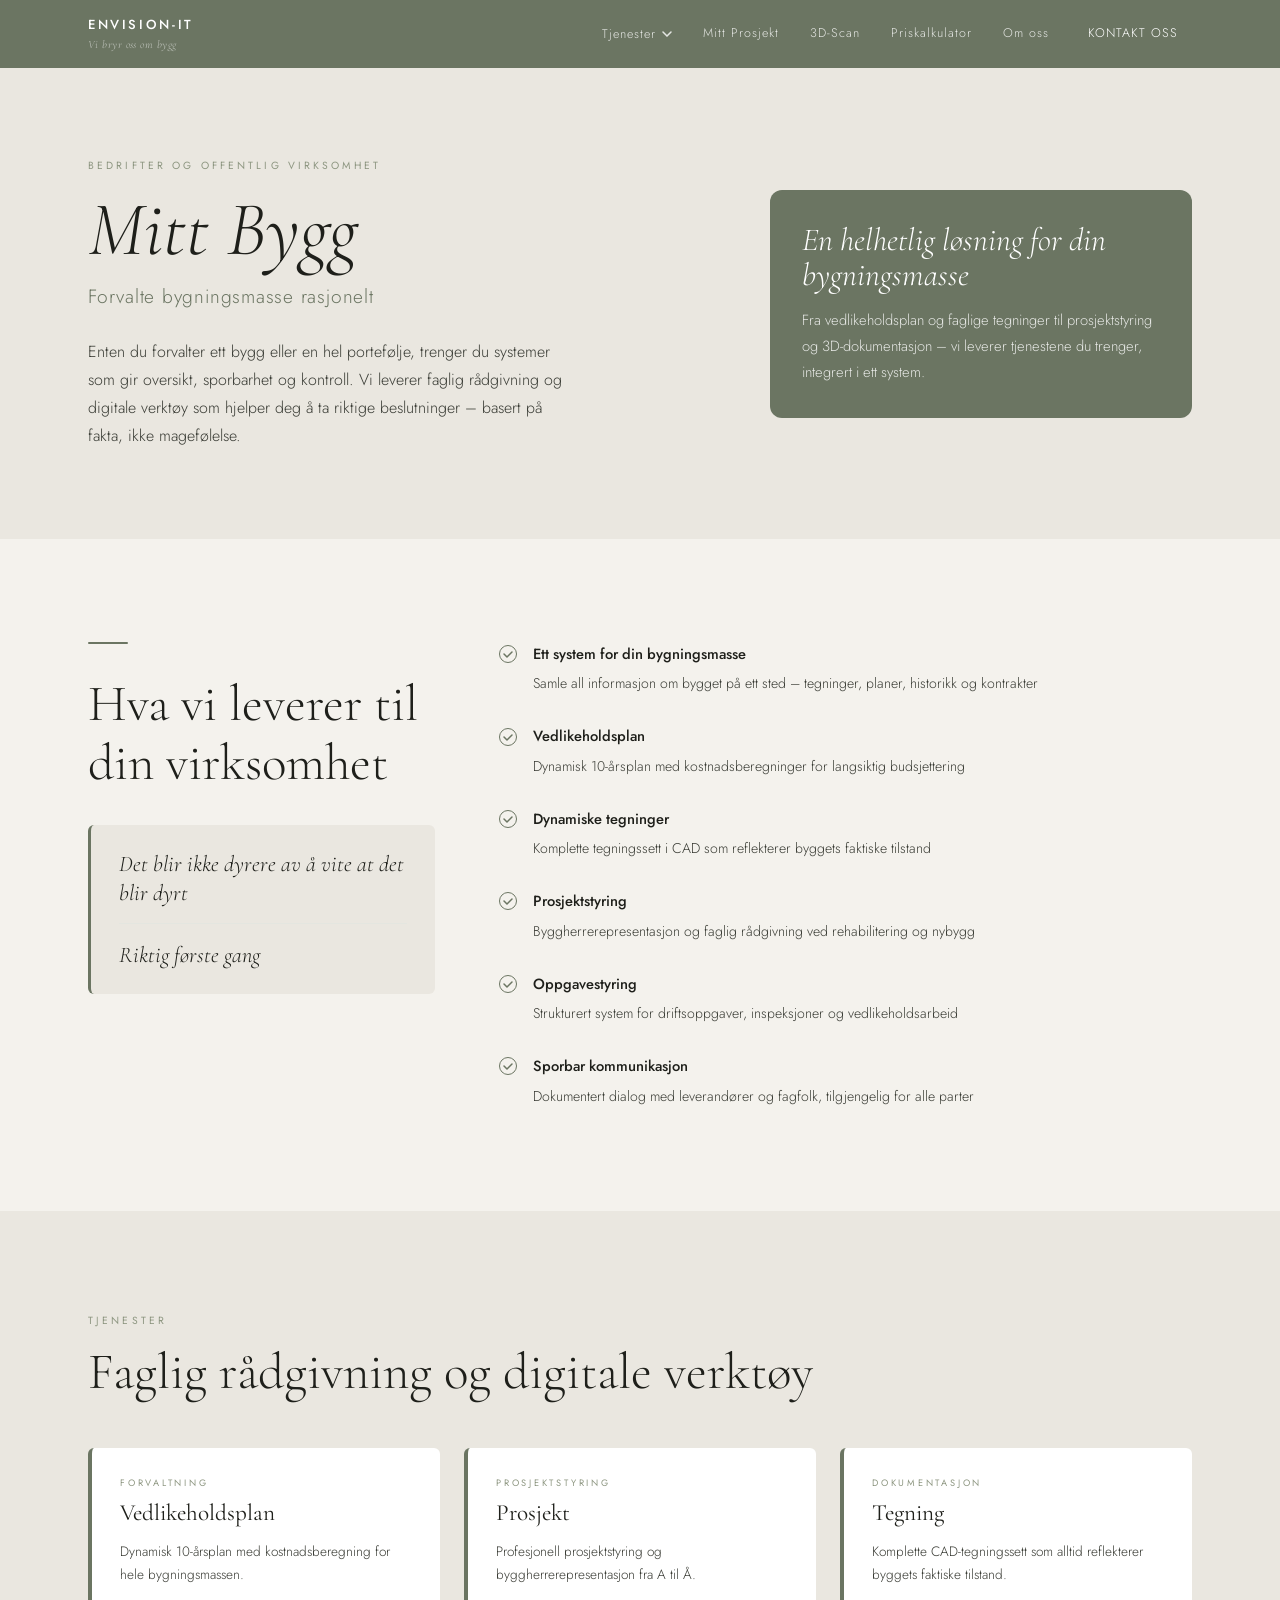
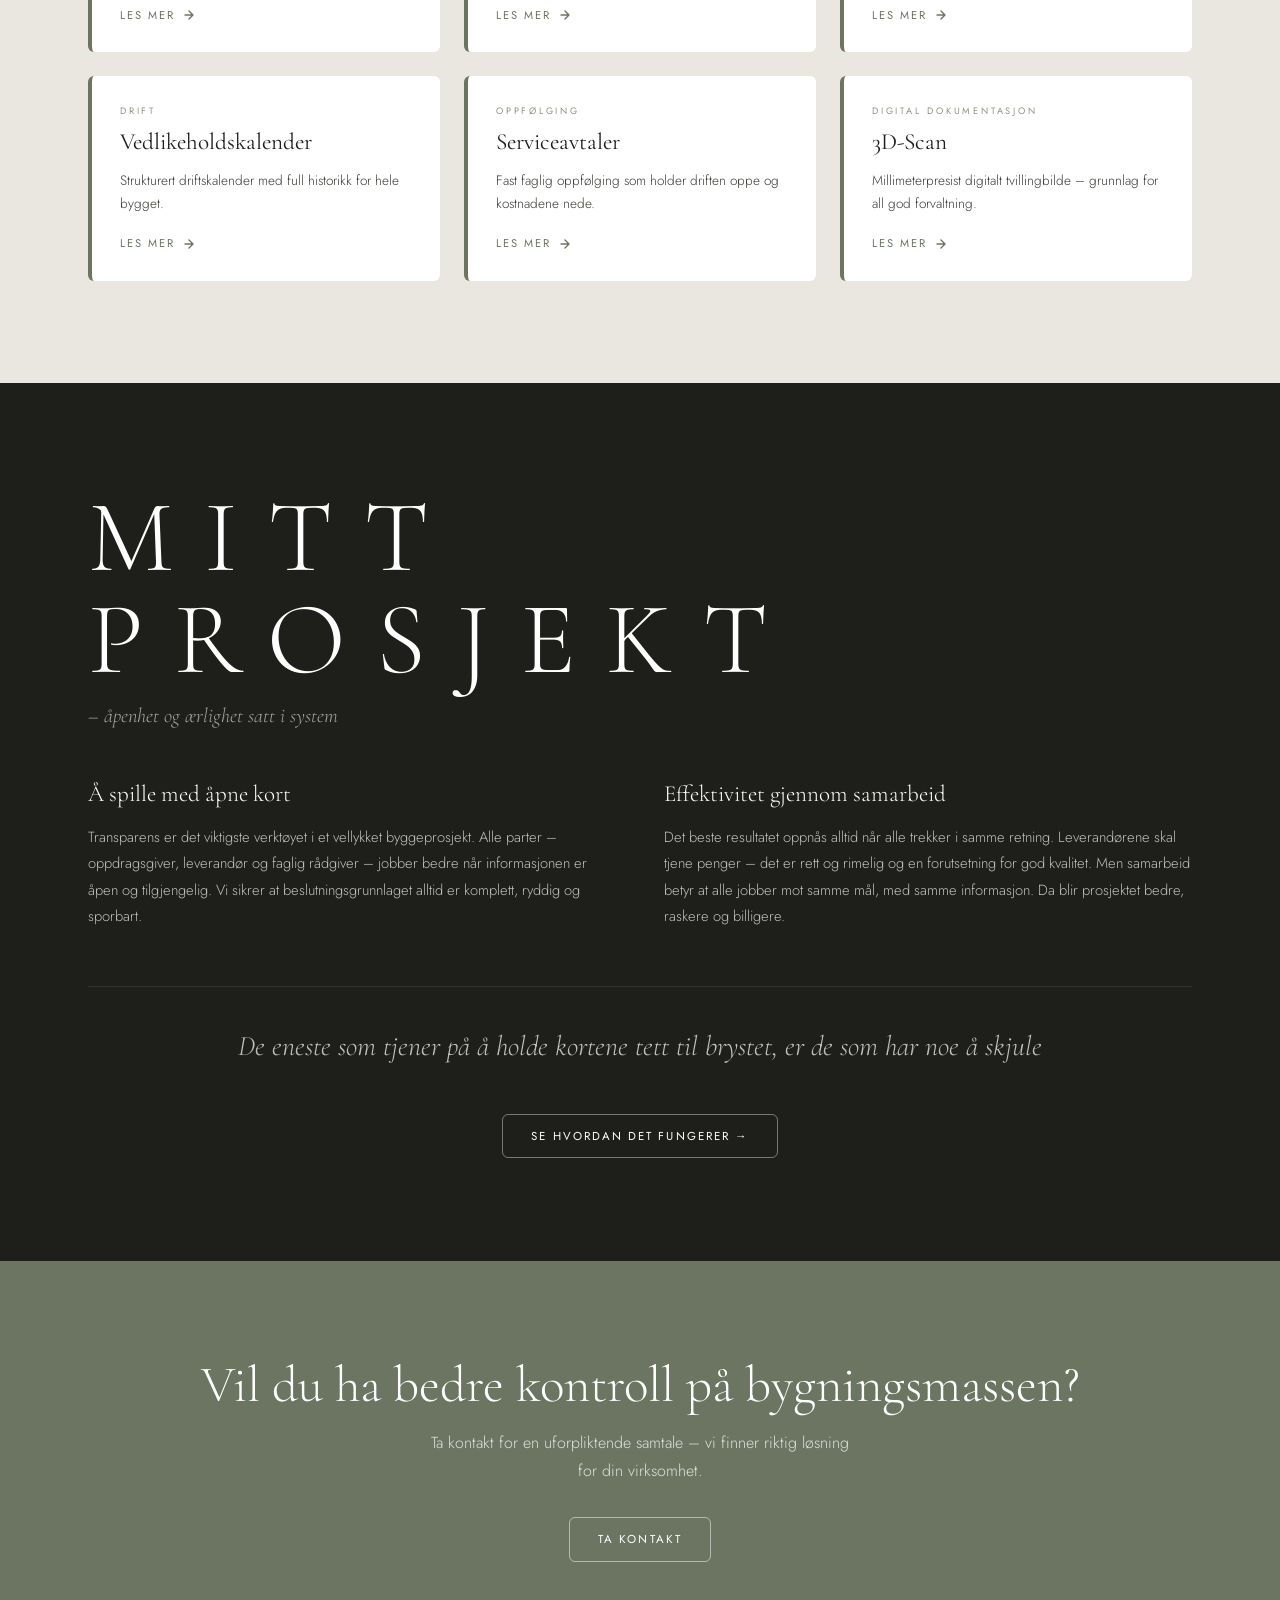
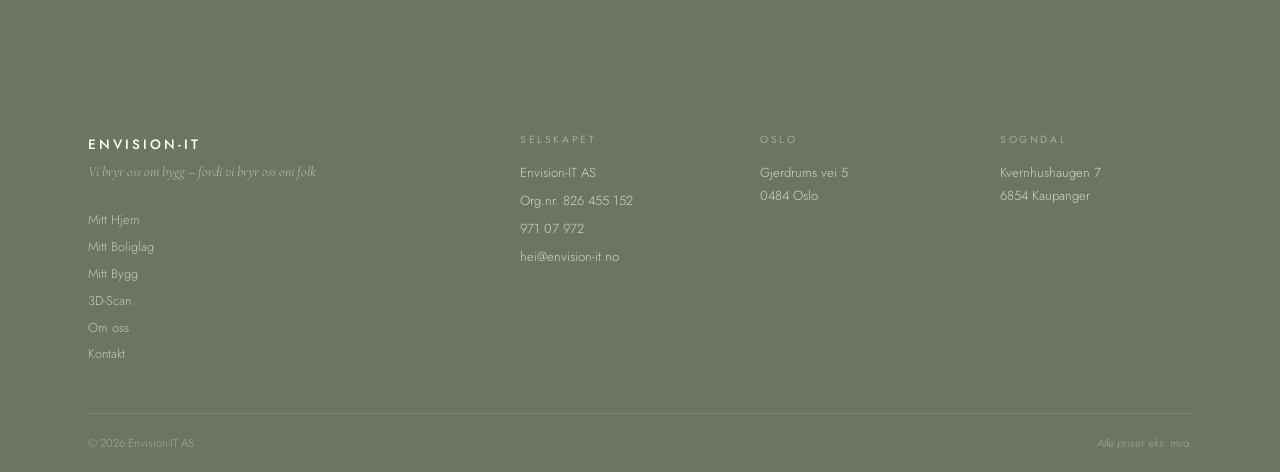
<file: mitt-bygg.html>
<!DOCTYPE html>
<html lang="no">
<head>
  <meta charset="UTF-8">
  <meta name="viewport" content="width=device-width, initial-scale=1.0">
  <title>Mitt Bygg — Envision-IT</title>
  <meta name="description" content="Faglig rådgivning for bedrifter og offentlig virksomhet. Envision-IT leverer vedlikeholdsplan, prosjektstyring, tegninger og 3D-dokumentasjon.">
  <link rel="canonical" href="https://envision-it.no/mitt-bygg">
  <meta property="og:type" content="website">
  <meta property="og:url" content="https://envision-it.no/mitt-bygg">
  <meta property="og:title" content="Mitt Bygg — Envision-IT">
  <meta property="og:description" content="Faglig rådgivning for bedrifter og offentlig virksomhet. Envision-IT leverer vedlikeholdsplan, prosjektstyring, tegninger og 3D-dokumentasjon.">
  <meta property="og:image" content="https://envision-it.no/assets/og-image.jpg">
  <link rel="stylesheet" href="css/global.css">
  <style>
    body { padding-top: var(--nav-h); }

    /* ── HERO ─────────────────────────────────────────────────── */
    .hero {
      background: var(--cream-dark);
      padding-top: clamp(3.5rem, 7vw, 6rem);
      padding-bottom: clamp(3.5rem, 7vw, 6rem);
    }

    .hero__grid {
      display: grid;
      grid-template-columns: 60fr 40fr;
      gap: 3rem;
      align-items: center;
    }

    .hero__h1 {
      font-style: italic;
      margin-bottom: 0.5rem;
    }

    .hero__subtitle {
      font-family: 'Jost', sans-serif;
      font-size: clamp(1rem, 1.8vw, 1.2rem);
      font-weight: 300;
      color: var(--sage);
      letter-spacing: 0.04em;
      margin-bottom: 1.5rem;
    }

    .hero__body {
      max-width: 54ch;
    }

    .hero__highlight {
      background: var(--sage);
      color: var(--white);
      border-radius: var(--radius-lg);
      padding: 2rem;
    }

    .hero__highlight h3 {
      font-style: italic;
      color: var(--white);
      margin-bottom: 1rem;
    }

    .hero__highlight p {
      color: rgba(255,255,255,0.82);
      font-size: 0.92rem;
    }

    @media (max-width: 900px) {
      .hero__grid { grid-template-columns: 1fr; }
    }

    /* ── FEATURE LIST ─────────────────────────────────────────── */
    .feature-section {
      background: var(--cream);
    }

    .feature-layout {
      display: grid;
      grid-template-columns: 1fr 2fr;
      gap: 4rem;
      align-items: start;
    }

    .feature-heading-col { position: sticky; top: calc(var(--nav-h) + 2rem); }

    .feature-heading-col h2 { line-height: 1.15; }

    .feature-list {
      display: flex;
      flex-direction: column;
      gap: 1.75rem;
    }

    .feature-item {
      display: flex;
      gap: 1rem;
      align-items: flex-start;
    }

    .feature-item__icon {
      flex-shrink: 0;
      margin-top: 0.2rem;
    }

    .feature-item__title {
      font-family: 'Jost', sans-serif;
      font-weight: 500;
      font-size: 0.92rem;
      color: var(--dark);
      margin-bottom: 0.3rem;
    }

    .feature-item__desc {
      font-size: 0.88rem;
      color: var(--mid);
      line-height: 1.7;
      margin: 0;
    }

    .feature-quote-box {
      background: var(--cream-dark);
      border-left: 3px solid var(--sage);
      border-radius: var(--radius);
      padding: 1.5rem 1.75rem;
      margin-top: 2rem;
      display: flex;
      flex-direction: column;
      gap: 1rem;
    }

    .feature-quote-box blockquote {
      font-family: 'Cormorant Garamond', serif;
      font-style: italic;
      font-size: clamp(1.1rem, 1.8vw, 1.4rem);
      color: var(--dark);
      line-height: 1.3;
    }

    .feature-right {
      display: flex;
      flex-direction: column;
    }

    @media (max-width: 900px) {
      .feature-layout { grid-template-columns: 1fr; gap: 2rem; }
      .feature-heading-col { position: static; }
    }

    /* ── SERVICE CARDS ─────────────────────────────────────────── */
    .cards-section {
      background: var(--cream-dark);
    }

    .cards-grid {
      display: grid;
      grid-template-columns: repeat(3, 1fr);
      gap: 1.5rem;
      margin-top: 3rem;
    }

    .service-card {
      background: var(--white);
      border-left: 4px solid var(--sage);
      border-radius: var(--radius);
      padding: 1.75rem;
      cursor: pointer;
      transition: box-shadow var(--transition), transform var(--transition);
    }

    .service-card:hover {
      box-shadow: 0 8px 32px rgba(30,31,26,0.10);
      transform: translateY(-3px);
    }

    .service-card__label {
      display: block;
      font-family: 'Jost', sans-serif;
      font-size: 0.58rem;
      font-weight: 400;
      letter-spacing: 0.3em;
      text-transform: uppercase;
      color: var(--sage-light);
      margin-bottom: 0.6rem;
    }

    .service-card__title {
      font-family: 'Cormorant Garamond', serif;
      font-size: 1.45rem;
      font-weight: 400;
      color: var(--dark);
      line-height: 1.2;
      margin-bottom: 0.75rem;
    }

    .service-card__teaser {
      font-size: 0.85rem;
      color: var(--mid);
      line-height: 1.7;
      margin-bottom: 1.25rem;
    }

    .service-card__cta {
      font-family: 'Jost', sans-serif;
      font-size: 0.7rem;
      font-weight: 400;
      letter-spacing: 0.18em;
      text-transform: uppercase;
      color: var(--sage);
      display: flex;
      align-items: center;
      gap: 0.4rem;
    }

    .service-card__cta svg {
      transition: transform var(--transition);
    }

    .service-card:hover .service-card__cta svg {
      transform: translateX(4px);
    }

    @media (max-width: 720px) {
      .cards-grid { grid-template-columns: repeat(2, 1fr); }
    }

    @media (max-width: 480px) {
      .cards-grid { grid-template-columns: 1fr; }
    }

    /* ── MITT PROSJEKT TOOLBOX ─────────────────────────────────── */
    .toolbox {
      background: var(--dark);
      color: var(--white);
    }

    .toolbox__display {
      font-family: 'Cormorant Garamond', serif;
      font-weight: 300;
      font-size: clamp(4rem, 8vw, 9rem);
      letter-spacing: 0.3em;
      color: var(--white);
      line-height: 1;
      margin-bottom: 0.5rem;
    }

    .toolbox__sub {
      font-family: 'Cormorant Garamond', serif;
      font-style: italic;
      font-size: clamp(1rem, 1.6vw, 1.35rem);
      color: rgba(255,255,255,0.6);
      margin-bottom: 3rem;
    }

    .toolbox__cols {
      display: grid;
      grid-template-columns: 1fr 1fr;
      gap: 3rem;
      margin-bottom: 3.5rem;
    }

    .toolbox__cols > div h3 {
      color: var(--white);
      margin-bottom: 1rem;
      font-size: clamp(1.1rem, 1.8vw, 1.5rem);
    }

    .toolbox__cols > div p {
      color: rgba(255,255,255,0.72);
      font-size: 0.92rem;
      line-height: 1.8;
    }

    .toolbox__quote {
      border-top: 1px solid rgba(255,255,255,0.1);
      padding-top: 2.5rem;
      text-align: center;
    }

    .toolbox__quote blockquote {
      font-family: 'Cormorant Garamond', serif;
      font-style: italic;
      font-size: clamp(1.25rem, 2.2vw, 1.85rem);
      color: rgba(255,255,255,0.72);
      line-height: 1.4;
      max-width: 70ch;
      margin-inline: auto;
    }

    @media (max-width: 720px) {
      .toolbox__cols { grid-template-columns: 1fr; gap: 2rem; }
      .toolbox__display { letter-spacing: 0.15em; }
    }

    /* ── BOTTOM CTA ────────────────────────────────────────────── */
    .bottom-cta {
      background: var(--sage);
      text-align: center;
      padding-block: clamp(4rem, 8vw, 6rem);
    }

    .bottom-cta h2 {
      color: var(--white);
      margin-bottom: 1rem;
    }

    .bottom-cta p {
      color: rgba(255,255,255,0.78);
      font-size: 1rem;
      max-width: 48ch;
      margin-inline: auto;
      margin-bottom: 2rem;
    }

    /* ── MODAL CONTENT ─────────────────────────────────────────── */
    .modal-label {
      display: block;
      font-family: 'Jost', sans-serif;
      font-size: 0.6rem;
      font-weight: 400;
      letter-spacing: 0.3em;
      text-transform: uppercase;
      color: var(--sage-light);
      margin-bottom: 0.75rem;
    }

    .modal-title {
      font-family: 'Cormorant Garamond', serif;
      font-weight: 300;
      font-size: clamp(1.6rem, 3vw, 2.2rem);
      color: var(--dark);
      line-height: 1.1;
      margin-bottom: 1.25rem;
    }

    .modal-body {
      font-size: 0.9rem;
      color: var(--mid);
      line-height: 1.8;
      margin-bottom: 2rem;
    }

    .modal-divider {
      height: 1px;
      background: var(--sage-bg);
      border: none;
      margin: 1.5rem 0;
    }
  </style>
</head>
<body>
<a class="skip-link" href="#main-content">Hopp til innhold</a>

  <!-- ═══ NAV ═══════════════════════════════════════════════════ -->
  <nav class="site-nav" role="navigation" aria-label="Hovedmeny">
    <div class="site-nav__inner">

      <a href="/" class="site-nav__brand" aria-label="Envision-IT – hjem">
        <span class="site-nav__brand-name">ENVISION-IT</span>
        <span class="site-nav__brand-tagline">Vi bryr oss om bygg</span>
      </a>

      <div class="site-nav__links" role="list">
        <div class="site-nav__dropdown" role="listitem">
          <button class="site-nav__link site-nav__link--dropdown" aria-haspopup="true" aria-expanded="false">
            Tjenester
            <svg width="10" height="6" viewBox="0 0 10 6" fill="none" aria-hidden="true">
              <path d="M1 1l4 4 4-4" stroke="currentColor" stroke-width="1.5" stroke-linecap="round"/>
            </svg>
          </button>
          <div class="site-nav__dropdown-panel" role="menu">
            <a href="/mitt-hjem.html" class="site-nav__dropdown-item" data-nav-link role="menuitem">
              <span class="site-nav__dropdown-title">Mitt Hjem</span>
              <span class="site-nav__dropdown-sub">Privatpersoner</span>
            </a>
            <a href="/mitt-boliglag.html" class="site-nav__dropdown-item" data-nav-link role="menuitem">
              <span class="site-nav__dropdown-title">Mitt Boliglag</span>
              <span class="site-nav__dropdown-sub">Borettslag og sameier</span>
            </a>
            <a href="/mitt-bygg.html" class="site-nav__dropdown-item nav-active" data-nav-link role="menuitem">
              <span class="site-nav__dropdown-title">Mitt Bygg</span>
              <span class="site-nav__dropdown-sub">Bedrifter og offentlig</span>
            </a>
          </div>
        </div>
        <a href="/mitt-prosjekt.html" class="site-nav__link" data-nav-link role="listitem">Mitt Prosjekt</a>
        <a href="/3d-scan.html" class="site-nav__link" data-nav-link role="listitem">3D-Scan</a>
      <a href="/3d-scan.html#kalkulator" class="site-nav__link" data-nav-link role="listitem">Priskalkulator</a>
        <a href="/om-oss.html" class="site-nav__link" data-nav-link role="listitem">Om oss</a>
        <a href="/kontakt.html" class="site-nav__link site-nav__link--cta btn-outline" data-nav-link role="listitem">Kontakt oss</a>
      </div>

      <button class="site-nav__hamburger" id="nav-toggle" aria-label="Åpne meny" aria-expanded="false">
        <span></span><span></span><span></span>
      </button>

    </div>
  </nav>

  <!-- Mobile drawer -->
  <div class="site-nav__drawer" id="nav-drawer" role="dialog" aria-modal="true" aria-label="Mobilmeny">
    <div class="site-nav__drawer-inner">
      <div class="site-nav__drawer-header">
        <span class="site-nav__brand-name" style="color:var(--white)">ENVISION-IT</span>
        <button class="site-nav__drawer-close" id="nav-drawer-close" aria-label="Lukk meny">
          <svg width="20" height="20" viewBox="0 0 20 20" fill="none" aria-hidden="true">
            <path d="M4 4l12 12M16 4L4 16" stroke="currentColor" stroke-width="1.5" stroke-linecap="round"/>
          </svg>
        </button>
      </div>
      <nav class="site-nav__drawer-links">
        <span class="site-nav__drawer-section">Tjenester</span>
        <a href="/mitt-hjem.html" class="site-nav__drawer-link" data-nav-link>Mitt Hjem</a>
        <a href="/mitt-boliglag.html" class="site-nav__drawer-link" data-nav-link>Mitt Boliglag</a>
        <a href="/mitt-bygg.html" class="site-nav__drawer-link nav-active" data-nav-link>Mitt Bygg</a>
        <span class="site-nav__drawer-section" style="margin-top:1rem">Mitt Prosjekt</span>
      <a href="/mitt-prosjekt.html" class="site-nav__drawer-link" data-nav-link>Mitt Prosjekt</a>
        <span class="site-nav__drawer-section" style="margin-top:1rem">Verktøy</span>
        <a href="/3d-scan.html" class="site-nav__drawer-link" data-nav-link>3D-Scan</a>
        <a href="/3d-scan.html#kalkulator" class="site-nav__drawer-link" data-nav-link>Priskalkulator</a>
        <span class="site-nav__drawer-section" style="margin-top:1rem">Selskapet</span>
        <a href="/om-oss.html" class="site-nav__drawer-link" data-nav-link>Om oss</a>
        <a href="/kontakt.html" class="site-nav__drawer-link site-nav__drawer-link--cta" data-nav-link>Kontakt oss</a>
      </nav>
      <div class="site-nav__drawer-contact">
        <a href="tel:97107972">971 07 972</a>
        <a href="mailto:hei@envision-it.no">hei@envision-it.no</a>
      </div>
    </div>
  </div>

  <style>
    /* Nav styles inlined from components/nav.html */
    .site-nav {
      position: fixed;
      top: 0; left: 0; right: 0;
      z-index: 200;
      background: var(--sage);
      transition: box-shadow 0.3s ease;
    }
    .site-nav.scrolled { box-shadow: 0 4px 24px rgba(30,31,26,0.18); }
    .site-nav__inner {
      max-width: var(--max-w);
      margin-inline: auto;
      padding-inline: var(--gutter);
      height: var(--nav-h);
      display: flex;
      align-items: center;
      justify-content: space-between;
    }
    .site-nav__brand { display: flex; flex-direction: column; gap: 0.1rem; text-decoration: none; }
    .site-nav__brand-name { font-family: 'Jost', sans-serif; font-weight: 500; font-size: 0.82rem; letter-spacing: 0.2em; color: var(--white); }
    .site-nav__brand-tagline { font-family: 'Cormorant Garamond', serif; font-style: italic; font-size: 0.7rem; color: rgba(255,255,255,0.62); letter-spacing: 0.04em; }
    .site-nav__links { display: flex; align-items: center; gap: 0.25rem; }
    .site-nav__link { background: none; border: none; font-family: 'Jost', sans-serif; font-size: 0.78rem; font-weight: 300; letter-spacing: 0.08em; color: rgba(255,255,255,0.82); padding: 0.5rem 0.85rem; border-radius: var(--radius); transition: color var(--transition), background var(--transition); cursor: pointer; text-decoration: none; display: flex; align-items: center; gap: 0.35rem; }
    .site-nav__link:hover { color: var(--white); background: rgba(255,255,255,0.1); }
    .site-nav__link.nav-active { color: var(--white); }
    .site-nav__link--cta { border-color: rgba(255,255,255,0.45) !important; color: var(--white) !important; margin-left: 0.5rem; }
    .site-nav__link--cta:hover { background: rgba(255,255,255,0.15) !important; }
    .site-nav__dropdown { position: relative; }
    .site-nav__link--dropdown svg { transition: transform 0.2s ease; }
    .site-nav__dropdown:hover .site-nav__link--dropdown svg,
    .site-nav__dropdown:focus-within .site-nav__link--dropdown svg { transform: rotate(180deg); }
    .site-nav__dropdown-panel { position: absolute; top: calc(100% + 2px); left: 50%; transform: translateX(-50%); background: var(--white); border: 1px solid var(--sage-bg); border-radius: var(--radius-lg); padding: 0.75rem; min-width: 240px; box-shadow: 0 12px 40px rgba(30,31,26,0.12); opacity: 0; pointer-events: none; transform: translateX(-50%) translateY(8px); transition: opacity 0.2s ease, transform 0.2s ease; }
    .site-nav__dropdown:hover .site-nav__dropdown-panel,
    .site-nav__dropdown:focus-within .site-nav__dropdown-panel { opacity: 1; pointer-events: all; transform: translateX(-50%) translateY(0); }
    .site-nav__dropdown-item { display: flex; flex-direction: column; gap: 0.15rem; padding: 0.7rem 0.9rem; border-radius: var(--radius); text-decoration: none; transition: background var(--transition); }
    .site-nav__dropdown-item:hover { background: var(--cream); }
    .site-nav__dropdown-item.nav-active { background: var(--cream-dark); }
    .site-nav__dropdown-title { font-size: 0.82rem; font-weight: 400; color: var(--dark); }
    .site-nav__dropdown-sub { font-size: 0.68rem; color: var(--muted); }
    .site-nav__dropdown-divider { border: none; border-top: 1px solid var(--sage-bg); margin: 0.4rem 0; }
    .site-nav__hamburger { display: none; flex-direction: column; gap: 5px; background: none; border: none; padding: 0.5rem; cursor: pointer; }
    .site-nav__hamburger span { display: block; width: 22px; height: 1.5px; background: var(--white); border-radius: 2px; transition: all 0.25s ease; }
    .site-nav__drawer { position: fixed; inset: 0; z-index: 300; background: rgba(30,31,26,0.55); backdrop-filter: blur(4px); opacity: 0; pointer-events: none; transition: opacity 0.3s ease; }
    .site-nav__drawer.open { opacity: 1; pointer-events: all; }
    .site-nav__drawer-inner { position: absolute; top: 0; right: 0; bottom: 0; width: min(320px, 90vw); background: var(--dark); padding: 0; display: flex; flex-direction: column; transform: translateX(100%); transition: transform 0.35s cubic-bezier(0.4, 0, 0.2, 1); }
    .site-nav__drawer.open .site-nav__drawer-inner { transform: translateX(0); }
    .site-nav__drawer-header { display: flex; align-items: center; justify-content: space-between; padding: 1.25rem 1.5rem; border-bottom: 1px solid rgba(255,255,255,0.08); }
    .site-nav__drawer-close { background: none; border: none; color: rgba(255,255,255,0.6); cursor: pointer; padding: 0.25rem; transition: color var(--transition); }
    .site-nav__drawer-close:hover { color: var(--white); }
    .site-nav__drawer-links { flex: 1; overflow-y: auto; padding: 1.25rem 1.5rem; display: flex; flex-direction: column; gap: 0.15rem; }
    .site-nav__drawer-section { font-size: 0.6rem; letter-spacing: 0.3em; text-transform: uppercase; color: rgba(255,255,255,0.35); margin-bottom: 0.4rem; display: block; }
    .site-nav__drawer-link { font-size: 0.95rem; color: rgba(255,255,255,0.78); text-decoration: none; padding: 0.65rem 0.75rem; border-radius: var(--radius); transition: background var(--transition), color var(--transition); }
    .site-nav__drawer-link:hover,
    .site-nav__drawer-link.nav-active { background: rgba(255,255,255,0.08); color: var(--white); }
    .site-nav__drawer-link--cta { margin-top: 1rem; border: 1px solid rgba(255,255,255,0.3); text-align: center; }
    .site-nav__drawer-contact { padding: 1.25rem 1.5rem; border-top: 1px solid rgba(255,255,255,0.08); display: flex; flex-direction: column; gap: 0.35rem; }
    .site-nav__drawer-contact a { font-size: 0.78rem; color: rgba(255,255,255,0.5); text-decoration: none; transition: color var(--transition); }
    .site-nav__drawer-contact a:hover { color: var(--white); }
    @media (max-width: 860px) {
      .site-nav__links { display: none; }
      .site-nav__hamburger { display: flex; }
    }
  </style>

  <!-- ═══ HERO ═══════════════════════════════════════════════════ -->
  <section id="main-content" class="hero">
    <div class="container">
      <div class="hero__grid">

        <div class="hero__left">
          <span class="eyebrow reveal">Bedrifter og offentlig virksomhet</span>
          <h1 class="hero__h1 reveal reveal-delay-1">Mitt Bygg</h1>
          <p class="hero__subtitle reveal reveal-delay-2">Forvalte bygningsmasse rasjonelt</p>
          <p class="hero__body reveal reveal-delay-3">Enten du forvalter ett bygg eller en hel portefølje, trenger du systemer som gir oversikt, sporbarhet og kontroll. Vi leverer faglig rådgivning og digitale verktøy som hjelper deg å ta riktige beslutninger – basert på fakta, ikke magefølelse.</p>
        </div>

        <div class="reveal reveal-delay-2">
          <div class="hero__highlight">
            <h3>En helhetlig løsning for din bygningsmasse</h3>
            <p>Fra vedlikeholdsplan og faglige tegninger til prosjektstyring og 3D-dokumentasjon – vi leverer tjenestene du trenger, integrert i ett system.</p>
          </div>
        </div>

      </div>
    </div>
  </section>

  <!-- ═══ FEATURE LIST ═══════════════════════════════════════════ -->
  <section class="feature-section section">
    <div class="container">
      <div class="feature-layout">

        <div class="feature-heading-col reveal">
          <div class="accent-line"></div>
          <h2>Hva vi leverer til din virksomhet</h2>
          <div class="feature-quote-box">
            <blockquote>Det blir ikke dyrere av å vite at det blir dyrt</blockquote>
            <hr class="modal-divider" style="margin:0">
            <blockquote>Riktig første gang</blockquote>
          </div>
        </div>

        <div class="feature-right">
          <ul class="feature-list">

            <li class="feature-item reveal">
              <div class="feature-item__icon">
                <svg width="18" height="18" viewBox="0 0 18 18" fill="none">
                  <circle cx="9" cy="9" r="8.5" stroke="#6b7562"/>
                  <path d="M5 9l3 3 5-5" stroke="#6b7562" stroke-width="1.5" stroke-linecap="round" stroke-linejoin="round"/>
                </svg>
              </div>
              <div>
                <p class="feature-item__title">Ett system for din bygningsmasse</p>
                <p class="feature-item__desc">Samle all informasjon om bygget på ett sted – tegninger, planer, historikk og kontrakter</p>
              </div>
            </li>

            <li class="feature-item reveal reveal-delay-1">
              <div class="feature-item__icon">
                <svg width="18" height="18" viewBox="0 0 18 18" fill="none">
                  <circle cx="9" cy="9" r="8.5" stroke="#6b7562"/>
                  <path d="M5 9l3 3 5-5" stroke="#6b7562" stroke-width="1.5" stroke-linecap="round" stroke-linejoin="round"/>
                </svg>
              </div>
              <div>
                <p class="feature-item__title">Vedlikeholdsplan</p>
                <p class="feature-item__desc">Dynamisk 10-årsplan med kostnadsberegninger for langsiktig budsjettering</p>
              </div>
            </li>

            <li class="feature-item reveal reveal-delay-1">
              <div class="feature-item__icon">
                <svg width="18" height="18" viewBox="0 0 18 18" fill="none">
                  <circle cx="9" cy="9" r="8.5" stroke="#6b7562"/>
                  <path d="M5 9l3 3 5-5" stroke="#6b7562" stroke-width="1.5" stroke-linecap="round" stroke-linejoin="round"/>
                </svg>
              </div>
              <div>
                <p class="feature-item__title">Dynamiske tegninger</p>
                <p class="feature-item__desc">Komplette tegningssett i CAD som reflekterer byggets faktiske tilstand</p>
              </div>
            </li>

            <li class="feature-item reveal reveal-delay-2">
              <div class="feature-item__icon">
                <svg width="18" height="18" viewBox="0 0 18 18" fill="none">
                  <circle cx="9" cy="9" r="8.5" stroke="#6b7562"/>
                  <path d="M5 9l3 3 5-5" stroke="#6b7562" stroke-width="1.5" stroke-linecap="round" stroke-linejoin="round"/>
                </svg>
              </div>
              <div>
                <p class="feature-item__title">Prosjektstyring</p>
                <p class="feature-item__desc">Byggherrerepresentasjon og faglig rådgivning ved rehabilitering og nybygg</p>
              </div>
            </li>

            <li class="feature-item reveal reveal-delay-2">
              <div class="feature-item__icon">
                <svg width="18" height="18" viewBox="0 0 18 18" fill="none">
                  <circle cx="9" cy="9" r="8.5" stroke="#6b7562"/>
                  <path d="M5 9l3 3 5-5" stroke="#6b7562" stroke-width="1.5" stroke-linecap="round" stroke-linejoin="round"/>
                </svg>
              </div>
              <div>
                <p class="feature-item__title">Oppgavestyring</p>
                <p class="feature-item__desc">Strukturert system for driftsoppgaver, inspeksjoner og vedlikeholdsarbeid</p>
              </div>
            </li>

            <li class="feature-item reveal reveal-delay-3">
              <div class="feature-item__icon">
                <svg width="18" height="18" viewBox="0 0 18 18" fill="none">
                  <circle cx="9" cy="9" r="8.5" stroke="#6b7562"/>
                  <path d="M5 9l3 3 5-5" stroke="#6b7562" stroke-width="1.5" stroke-linecap="round" stroke-linejoin="round"/>
                </svg>
              </div>
              <div>
                <p class="feature-item__title">Sporbar kommunikasjon</p>
                <p class="feature-item__desc">Dokumentert dialog med leverandører og fagfolk, tilgjengelig for alle parter</p>
              </div>
            </li>

          </ul>
        </div>

      </div>
    </div>
  </section>

  <!-- ═══ SERVICE CARDS ══════════════════════════════════════════ -->
  <section class="cards-section section">
    <div class="container">

      <div class="reveal">
        <span class="eyebrow">Tjenester</span>
        <h2>Faglig rådgivning og digitale verktøy</h2>
      </div>

      <div class="cards-grid">

        <!-- Card 1: Vedlikeholdsplan -->
        <div class="service-card reveal" onclick="openModal('modal-vedlikeholdsplan')" role="button" tabindex="0" aria-haspopup="dialog" onkeydown="if(event.key==='Enter'||event.key===' ')openModal('modal-vedlikeholdsplan')">
          <span class="service-card__label">Forvaltning</span>
          <h3 class="service-card__title">Vedlikeholdsplan</h3>
          <p class="service-card__teaser">Dynamisk 10-årsplan med kostnadsberegning for hele bygningsmassen.</p>
          <span class="service-card__cta">
            Les mer
            <svg width="14" height="14" viewBox="0 0 14 14" fill="none" aria-hidden="true">
              <path d="M3 7h8M7 3l4 4-4 4" stroke="currentColor" stroke-width="1.4" stroke-linecap="round" stroke-linejoin="round"/>
            </svg>
          </span>
        </div>

        <!-- Card 2: Prosjekt -->
        <div class="service-card reveal reveal-delay-1" onclick="openModal('modal-prosjekt')" role="button" tabindex="0" aria-haspopup="dialog" onkeydown="if(event.key==='Enter'||event.key===' ')openModal('modal-prosjekt')">
          <span class="service-card__label">Prosjektstyring</span>
          <h3 class="service-card__title">Prosjekt</h3>
          <p class="service-card__teaser">Profesjonell prosjektstyring og byggherrerepresentasjon fra A til Å.</p>
          <span class="service-card__cta">
            Les mer
            <svg width="14" height="14" viewBox="0 0 14 14" fill="none" aria-hidden="true">
              <path d="M3 7h8M7 3l4 4-4 4" stroke="currentColor" stroke-width="1.4" stroke-linecap="round" stroke-linejoin="round"/>
            </svg>
          </span>
        </div>

        <!-- Card 3: Tegning -->
        <div class="service-card reveal reveal-delay-2" onclick="openModal('modal-tegning')" role="button" tabindex="0" aria-haspopup="dialog" onkeydown="if(event.key==='Enter'||event.key===' ')openModal('modal-tegning')">
          <span class="service-card__label">Dokumentasjon</span>
          <h3 class="service-card__title">Tegning</h3>
          <p class="service-card__teaser">Komplette CAD-tegningssett som alltid reflekterer byggets faktiske tilstand.</p>
          <span class="service-card__cta">
            Les mer
            <svg width="14" height="14" viewBox="0 0 14 14" fill="none" aria-hidden="true">
              <path d="M3 7h8M7 3l4 4-4 4" stroke="currentColor" stroke-width="1.4" stroke-linecap="round" stroke-linejoin="round"/>
            </svg>
          </span>
        </div>

        <!-- Card 4: Vedlikeholdskalender -->
        <div class="service-card reveal" onclick="openModal('modal-kalender')" role="button" tabindex="0" aria-haspopup="dialog" onkeydown="if(event.key==='Enter'||event.key===' ')openModal('modal-kalender')">
          <span class="service-card__label">Drift</span>
          <h3 class="service-card__title">Vedlikeholdskalender</h3>
          <p class="service-card__teaser">Strukturert driftskalender med full historikk for hele bygget.</p>
          <span class="service-card__cta">
            Les mer
            <svg width="14" height="14" viewBox="0 0 14 14" fill="none" aria-hidden="true">
              <path d="M3 7h8M7 3l4 4-4 4" stroke="currentColor" stroke-width="1.4" stroke-linecap="round" stroke-linejoin="round"/>
            </svg>
          </span>
        </div>

        <!-- Card 5: Serviceavtaler -->
        <div class="service-card reveal reveal-delay-1" onclick="openModal('modal-service')" role="button" tabindex="0" aria-haspopup="dialog" onkeydown="if(event.key==='Enter'||event.key===' ')openModal('modal-service')">
          <span class="service-card__label">Oppfølging</span>
          <h3 class="service-card__title">Serviceavtaler</h3>
          <p class="service-card__teaser">Fast faglig oppfølging som holder driften oppe og kostnadene nede.</p>
          <span class="service-card__cta">
            Les mer
            <svg width="14" height="14" viewBox="0 0 14 14" fill="none" aria-hidden="true">
              <path d="M3 7h8M7 3l4 4-4 4" stroke="currentColor" stroke-width="1.4" stroke-linecap="round" stroke-linejoin="round"/>
            </svg>
          </span>
        </div>

        <!-- Card 6: 3D-Scan -->
        <div class="service-card reveal reveal-delay-2" onclick="openModal('modal-scan')" role="button" tabindex="0" aria-haspopup="dialog" onkeydown="if(event.key==='Enter'||event.key===' ')openModal('modal-scan')">
          <span class="service-card__label">Digital dokumentasjon</span>
          <h3 class="service-card__title">3D-Scan</h3>
          <p class="service-card__teaser">Millimeterpresist digitalt tvillingbilde – grunnlag for all god forvaltning.</p>
          <span class="service-card__cta">
            Les mer
            <svg width="14" height="14" viewBox="0 0 14 14" fill="none" aria-hidden="true">
              <path d="M3 7h8M7 3l4 4-4 4" stroke="currentColor" stroke-width="1.4" stroke-linecap="round" stroke-linejoin="round"/>
            </svg>
          </span>
        </div>

      </div>
    </div>
  </section>

  <!-- ═══ MITT PROSJEKT TOOLBOX ══════════════════════════════════ -->
  <section class="toolbox section" id="mitt-prosjekt">
    <div class="container">

      <div class="reveal">
        <p class="toolbox__display">MITT PROSJEKT</p>
        <p class="toolbox__sub">– åpenhet og ærlighet satt i system</p>
      </div>

      <div class="toolbox__cols">
        <div class="reveal">
          <h3>Å spille med åpne kort</h3>
          <p>Transparens er det viktigste verktøyet i et vellykket byggeprosjekt. Alle parter – oppdragsgiver, leverandør og faglig rådgiver – jobber bedre når informasjonen er åpen og tilgjengelig. Vi sikrer at beslutningsgrunnlaget alltid er komplett, ryddig og sporbart.</p>
        </div>
        <div class="reveal reveal-delay-1">
          <h3>Effektivitet gjennom samarbeid</h3>
          <p>Det beste resultatet oppnås alltid når alle trekker i samme retning. Leverandørene skal tjene penger – det er rett og rimelig og en forutsetning for god kvalitet. Men samarbeid betyr at alle jobber mot samme mål, med samme informasjon. Da blir prosjektet bedre, raskere og billigere.</p>
        </div>
      </div>

      <div class="toolbox__quote reveal">
        <blockquote>De eneste som tjener på å holde kortene tett til brystet, er de som har noe å skjule</blockquote>
      </div>

      <div style="text-align:center;padding-top:3rem">
        <a href="/mitt-prosjekt.html" class="btn-outline" style="border-color:rgba(255,255,255,0.4);color:var(--white)">Se hvordan det fungerer →</a>
      </div>

    </div>
  </section>

  <!-- ═══ BOTTOM CTA ══════════════════════════════════════════════ -->
  <section class="bottom-cta">
    <div class="container">
      <h2 class="reveal">Vil du ha bedre kontroll på bygningsmassen?</h2>
      <p class="reveal reveal-delay-1">Ta kontakt for en uforpliktende samtale – vi finner riktig løsning for din virksomhet.</p>
      <a href="/kontakt.html" class="btn-light reveal reveal-delay-2">Ta kontakt</a>
    </div>
  </section>

  <!-- ═══ FOOTER ══════════════════════════════════════════════════ -->
  <footer class="site-footer">
    <div class="site-footer__inner container">

      <div class="site-footer__grid">

        <div class="site-footer__col site-footer__col--brand">
          <a href="/" class="site-footer__brand">
            <span class="site-footer__brand-name">ENVISION-IT</span>
            <span class="site-footer__brand-tagline">Vi bryr oss om bygg – fordi vi bryr oss om folk</span>
          </a>
          <nav class="site-footer__nav" aria-label="Sidefot navigasjon">
            <a href="/mitt-hjem.html">Mitt Hjem</a>
            <a href="/mitt-boliglag.html">Mitt Boliglag</a>
            <a href="/mitt-bygg.html">Mitt Bygg</a>
            <a href="/3d-scan.html">3D-Scan</a>
            <a href="/om-oss.html">Om oss</a>
            <a href="/kontakt.html">Kontakt</a>
          </nav>
        </div>

        <div class="site-footer__col">
          <h4 class="site-footer__col-title">Selskapet</h4>
          <ul class="site-footer__list">
            <li>Envision-IT AS</li>
            <li>Org.nr. 826 455 152</li>
            <li><a href="tel:97107972">971 07 972</a></li>
            <li><a href="mailto:hei@envision-it.no">hei@envision-it.no</a></li>
          </ul>
        </div>

        <div class="site-footer__col">
          <h4 class="site-footer__col-title">Oslo</h4>
          <address class="site-footer__address">
            Gjerdrums vei 5<br>
            0484 Oslo
          </address>
        </div>

        <div class="site-footer__col">
          <h4 class="site-footer__col-title">Sogndal</h4>
          <address class="site-footer__address">
            Kvernhushaugen 7<br>
            6854 Kaupanger
          </address>
        </div>

      </div>

      <div class="site-footer__bottom">
        <span>© <span data-year></span> Envision-IT AS</span>
        <span class="site-footer__bottom-tagline">Alle priser eks. mva.</span>
      </div>

    </div>
  </footer>

  <style>
    /* Footer styles inlined from components/footer.html */
    .site-footer { background: var(--sage); color: rgba(255,255,255,0.82); padding-top: clamp(3rem, 6vw, 5rem); }
    .site-footer__grid { display: grid; grid-template-columns: 2fr 1fr 1fr 1fr; gap: 3rem; padding-bottom: 3rem; border-bottom: 1px solid rgba(255,255,255,0.12); }
    .site-footer__brand { display: flex; flex-direction: column; gap: 0.4rem; margin-bottom: 1.75rem; text-decoration: none; }
    .site-footer__brand-name { font-family: 'Jost', sans-serif; font-weight: 500; font-size: 0.85rem; letter-spacing: 0.22em; color: var(--white); }
    .site-footer__brand-tagline { font-family: 'Cormorant Garamond', serif; font-style: italic; font-size: 0.88rem; color: rgba(255,255,255,0.55); line-height: 1.4; max-width: 240px; }
    .site-footer__nav { display: flex; flex-direction: column; gap: 0.4rem; }
    .site-footer__nav a { font-size: 0.8rem; color: rgba(255,255,255,0.6); text-decoration: none; transition: color var(--transition); }
    .site-footer__nav a:hover { color: var(--white); }
    .site-footer__col-title { font-family: 'Jost', sans-serif; font-weight: 400; font-size: 0.65rem; letter-spacing: 0.25em; text-transform: uppercase; color: rgba(255,255,255,0.4); margin-bottom: 1rem; }
    .site-footer__list { display: flex; flex-direction: column; gap: 0.45rem; }
    .site-footer__list li { font-size: 0.82rem; color: rgba(255,255,255,0.7); }
    .site-footer__list a { color: rgba(255,255,255,0.7); text-decoration: none; transition: color var(--transition); }
    .site-footer__list a:hover { color: var(--white); }
    .site-footer__address { font-style: normal; font-size: 0.82rem; color: rgba(255,255,255,0.7); line-height: 1.75; }
    .site-footer__bottom { display: flex; align-items: center; justify-content: space-between; padding-block: 1.25rem; font-size: 0.72rem; color: rgba(255,255,255,0.38); }
    .site-footer__bottom-tagline { font-style: italic; }
    @media (max-width: 900px) {
      .site-footer__grid { grid-template-columns: 1fr 1fr; gap: 2rem; }
      .site-footer__col--brand { grid-column: 1 / -1; }
    }
    @media (max-width: 480px) {
      .site-footer__grid { grid-template-columns: 1fr; }
      .site-footer__bottom { flex-direction: column; gap: 0.4rem; text-align: center; }
    }
  </style>

  <!-- ═══ MODALS ══════════════════════════════════════════════════ -->

  <!-- Modal: Vedlikeholdsplan -->
  <div class="modal-overlay" id="modal-vedlikeholdsplan" role="dialog" aria-modal="true" aria-labelledby="modal-vedlikeholdsplan-title">
    <div class="modal-box">
      <button class="modal-close" onclick="closeModal()" aria-label="Lukk">
        <svg width="18" height="18" viewBox="0 0 18 18" fill="none" aria-hidden="true">
          <path d="M3 3l12 12M15 3L3 15" stroke="currentColor" stroke-width="1.5" stroke-linecap="round"/>
        </svg>
      </button>
      <span class="modal-label">Forvaltning</span>
      <h2 class="modal-title" id="modal-vedlikeholdsplan-title">Vedlikeholdsplan</h2>
      <p class="modal-body">For en bedrift eller offentlig virksomhet er vedlikeholdsplanen et strategisk verktøy – ikke bare et vedlikeholdsregister. En god plan gir deg grunnlag for langsiktig budsjettering, kapitalplaner og forsvarlige beslutninger overfor styre og eiere. Vi kartlegger hele bygningsmassens tilstand, vurderer levetid på alle komponenter og beregner fremtidige kostnader med presisjon. Planen er dynamisk: den oppdateres etter hvert som arbeid utføres, og gir deg alltid et oppdatert bilde av porteføljens tilstand og restverdi. Med en god vedlikeholdsplan unngår du kostbare akuttutbedringer og sikrer at bygget holder sin verdi over tid.</p>
      <hr class="modal-divider">
      <a href="/kontakt.html" class="btn-solid">Ta kontakt</a>
    </div>
  </div>

  <!-- Modal: Prosjekt -->
  <div class="modal-overlay" id="modal-prosjekt" role="dialog" aria-modal="true" aria-labelledby="modal-prosjekt-title">
    <div class="modal-box">
      <button class="modal-close" onclick="closeModal()" aria-label="Lukk">
        <svg width="18" height="18" viewBox="0 0 18 18" fill="none" aria-hidden="true">
          <path d="M3 3l12 12M15 3L3 15" stroke="currentColor" stroke-width="1.5" stroke-linecap="round"/>
        </svg>
      </button>
      <span class="modal-label">Prosjektstyring</span>
      <h2 class="modal-title" id="modal-prosjekt-title">Prosjekt</h2>
      <p class="modal-body">Store rehabiliteringsprosjekter, energioppgraderinger, utvidelser – alle krever profesjonell styring. Vi fungerer som din byggherrerepresentant: vi skriver konkurransegrunnlag, innhenter tilbud, evaluerer leverandørene og styrer framdrift og kvalitet gjennom hele prosjektet. Gjennom «Mitt Prosjekt» har alle relevante parter – ledelse, driftsansvarlig, styre – full oversikt over hva som skjer, hva det koster og hva som er besluttet. Vi har lang erfaring fra byggebransjen og kjenner dynamikken fra innsiden, noe som gir deg et avgjørende fortrinn i forhandlinger og oppfølging.</p>
      <hr class="modal-divider">
      <a href="/kontakt.html" class="btn-solid">Ta kontakt</a>
    </div>
  </div>

  <!-- Modal: Tegning -->
  <div class="modal-overlay" id="modal-tegning" role="dialog" aria-modal="true" aria-labelledby="modal-tegning-title">
    <div class="modal-box">
      <button class="modal-close" onclick="closeModal()" aria-label="Lukk">
        <svg width="18" height="18" viewBox="0 0 18 18" fill="none" aria-hidden="true">
          <path d="M3 3l12 12M15 3L3 15" stroke="currentColor" stroke-width="1.5" stroke-linecap="round"/>
        </svg>
      </button>
      <span class="modal-label">Dokumentasjon</span>
      <h2 class="modal-title" id="modal-tegning-title">Tegning</h2>
      <p class="modal-body">Nøyaktige tegninger er grunnmuren for all god bygningsforvaltning. Vi leverer komplette tegningssett i profesjonelt CAD-format: plantegninger, fasadetegninger, seksjonstegninger og situasjonsplan. Tegningene leveres i DWG og PDF og kan brukes av alle fagdisipliner. Vi benytter gjerne 3D-scanning som grunnlag, noe som sikrer at tegningene faktisk stemmer med byggets nåværende tilstand – ikke med slik det ble bygget for 30 år siden. Oppdaterte tegninger reduserer feil, sparer tid og sikrer at alle jobber ut fra det samme grunnlaget.</p>
      <hr class="modal-divider">
      <a href="/kontakt.html" class="btn-solid">Ta kontakt</a>
    </div>
  </div>

  <!-- Modal: Vedlikeholdskalender -->
  <div class="modal-overlay" id="modal-kalender" role="dialog" aria-modal="true" aria-labelledby="modal-kalender-title">
    <div class="modal-box">
      <button class="modal-close" onclick="closeModal()" aria-label="Lukk">
        <svg width="18" height="18" viewBox="0 0 18 18" fill="none" aria-hidden="true">
          <path d="M3 3l12 12M15 3L3 15" stroke="currentColor" stroke-width="1.5" stroke-linecap="round"/>
        </svg>
      </button>
      <span class="modal-label">Drift</span>
      <h2 class="modal-title" id="modal-kalender-title">Vedlikeholdskalender</h2>
      <p class="modal-body">En vedlikeholdskalender for din virksomhet samler alle driftsoppgaver, inspeksjoner og vedlikeholdsarbeid i ett strukturert system. Kalenderen er digital og tilgjengelig for alle relevante parter – driftsansvarlig, teknisk leder, ledelse. Alle utførte oppgaver dokumenteres med tid, utfører og resultat, og bygger over tid opp en verdifull historikk. Denne historikken er uvurderlig ved tekniske revisjoner, forsikringskrav, eiendomstransaksjoner og ved skifte av driftsansvarlig – ingen informasjon går tapt.</p>
      <hr class="modal-divider">
      <a href="/kontakt.html" class="btn-solid">Ta kontakt</a>
    </div>
  </div>

  <!-- Modal: Serviceavtaler -->
  <div class="modal-overlay" id="modal-service" role="dialog" aria-modal="true" aria-labelledby="modal-service-title">
    <div class="modal-box">
      <button class="modal-close" onclick="closeModal()" aria-label="Lukk">
        <svg width="18" height="18" viewBox="0 0 18 18" fill="none" aria-hidden="true">
          <path d="M3 3l12 12M15 3L3 15" stroke="currentColor" stroke-width="1.5" stroke-linecap="round"/>
        </svg>
      </button>
      <span class="modal-label">Oppfølging</span>
      <h2 class="modal-title" id="modal-service-title">Serviceavtaler</h2>
      <p class="modal-body">Med en serviceavtale fra Envision-IT får du en fast faglig kontakt som kjenner bygget ditt over tid. Vi gjennomfører regelmessige inspeksjoner, følger opp driftsavtaler og gir deg tidlig varsling om forhold som bør utbedres. Problemer løses tidlig – før de blir dyre og forstyrrende for driften. En serviceavtale passer godt for bedrifter og offentlige virksomheter som ikke har dedikert teknisk driftspersonell, eller som ønsker en uavhengig faglig vurdering av byggets tilstand.</p>
      <hr class="modal-divider">
      <a href="/kontakt.html" class="btn-solid">Ta kontakt</a>
    </div>
  </div>

  <!-- Modal: 3D-Scan -->
  <div class="modal-overlay" id="modal-scan" role="dialog" aria-modal="true" aria-labelledby="modal-scan-title">
    <div class="modal-box">
      <button class="modal-close" onclick="closeModal()" aria-label="Lukk">
        <svg width="18" height="18" viewBox="0 0 18 18" fill="none" aria-hidden="true">
          <path d="M3 3l12 12M15 3L3 15" stroke="currentColor" stroke-width="1.5" stroke-linecap="round"/>
        </svg>
      </button>
      <span class="modal-label">Digital dokumentasjon</span>
      <h2 class="modal-title" id="modal-scan-title">3D-Scan</h2>
      <p class="modal-body">En 3D-scan med NAVVIS VLX gir deg det mest komplette bildet av bygget ditt som finnes. Vi scanner hele bygget – fasade, fellesarealer, tekniske rom og individuelle etasjer – og leverer et millimeterpresist digitalt tvillingbilde. For næringseiendom og offentlige bygg er dette særlig verdifullt som grunnlag for rehabiliteringsprosjekter, for energikartlegging, og for dokumentasjon ved overdragelse eller refinansiering. Scannede bygg har bedre underlag for alle beslutninger – fra driftsoptimalisering til total renovering.</p>
      <hr class="modal-divider">
      <a href="/3d-scan.html" class="btn-solid">Les mer om 3D-Scan</a>
    </div>
  </div>

  <script src="js/global.js"></script>

</body>
</html>
</file>
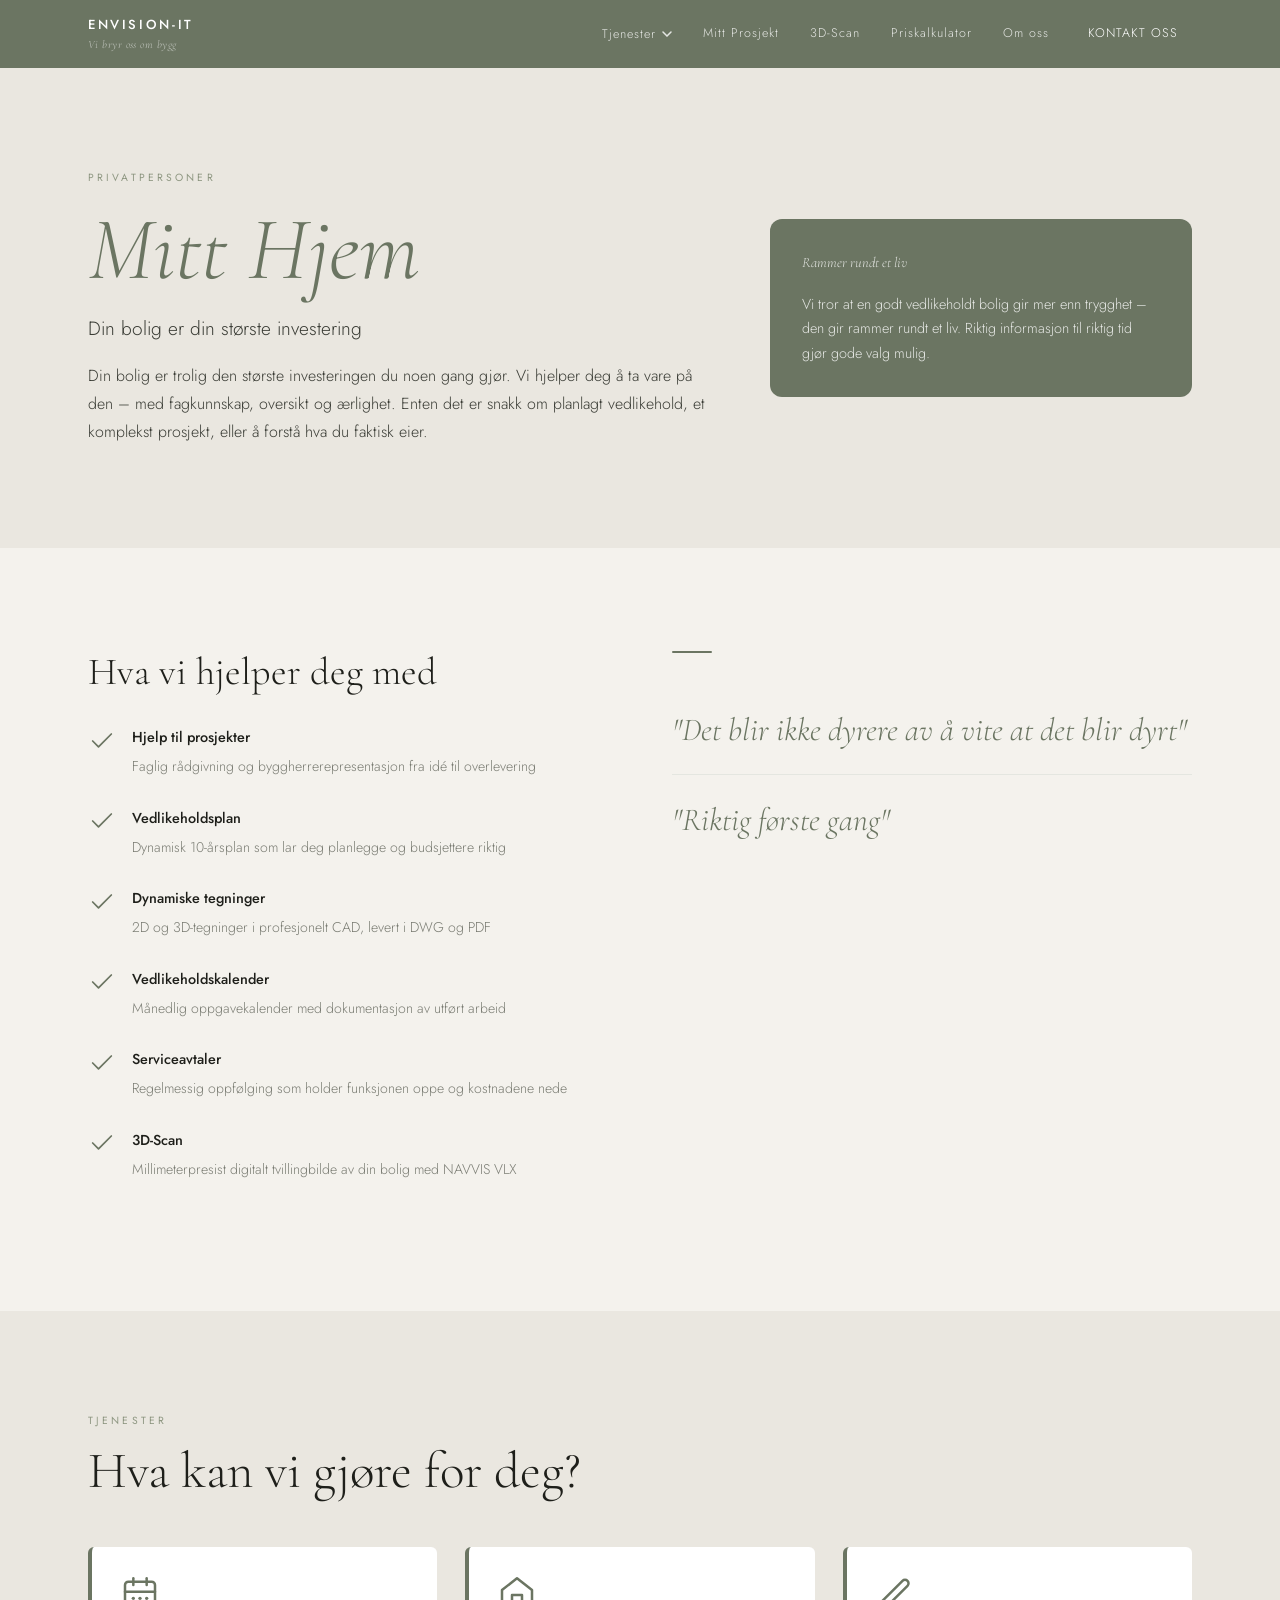
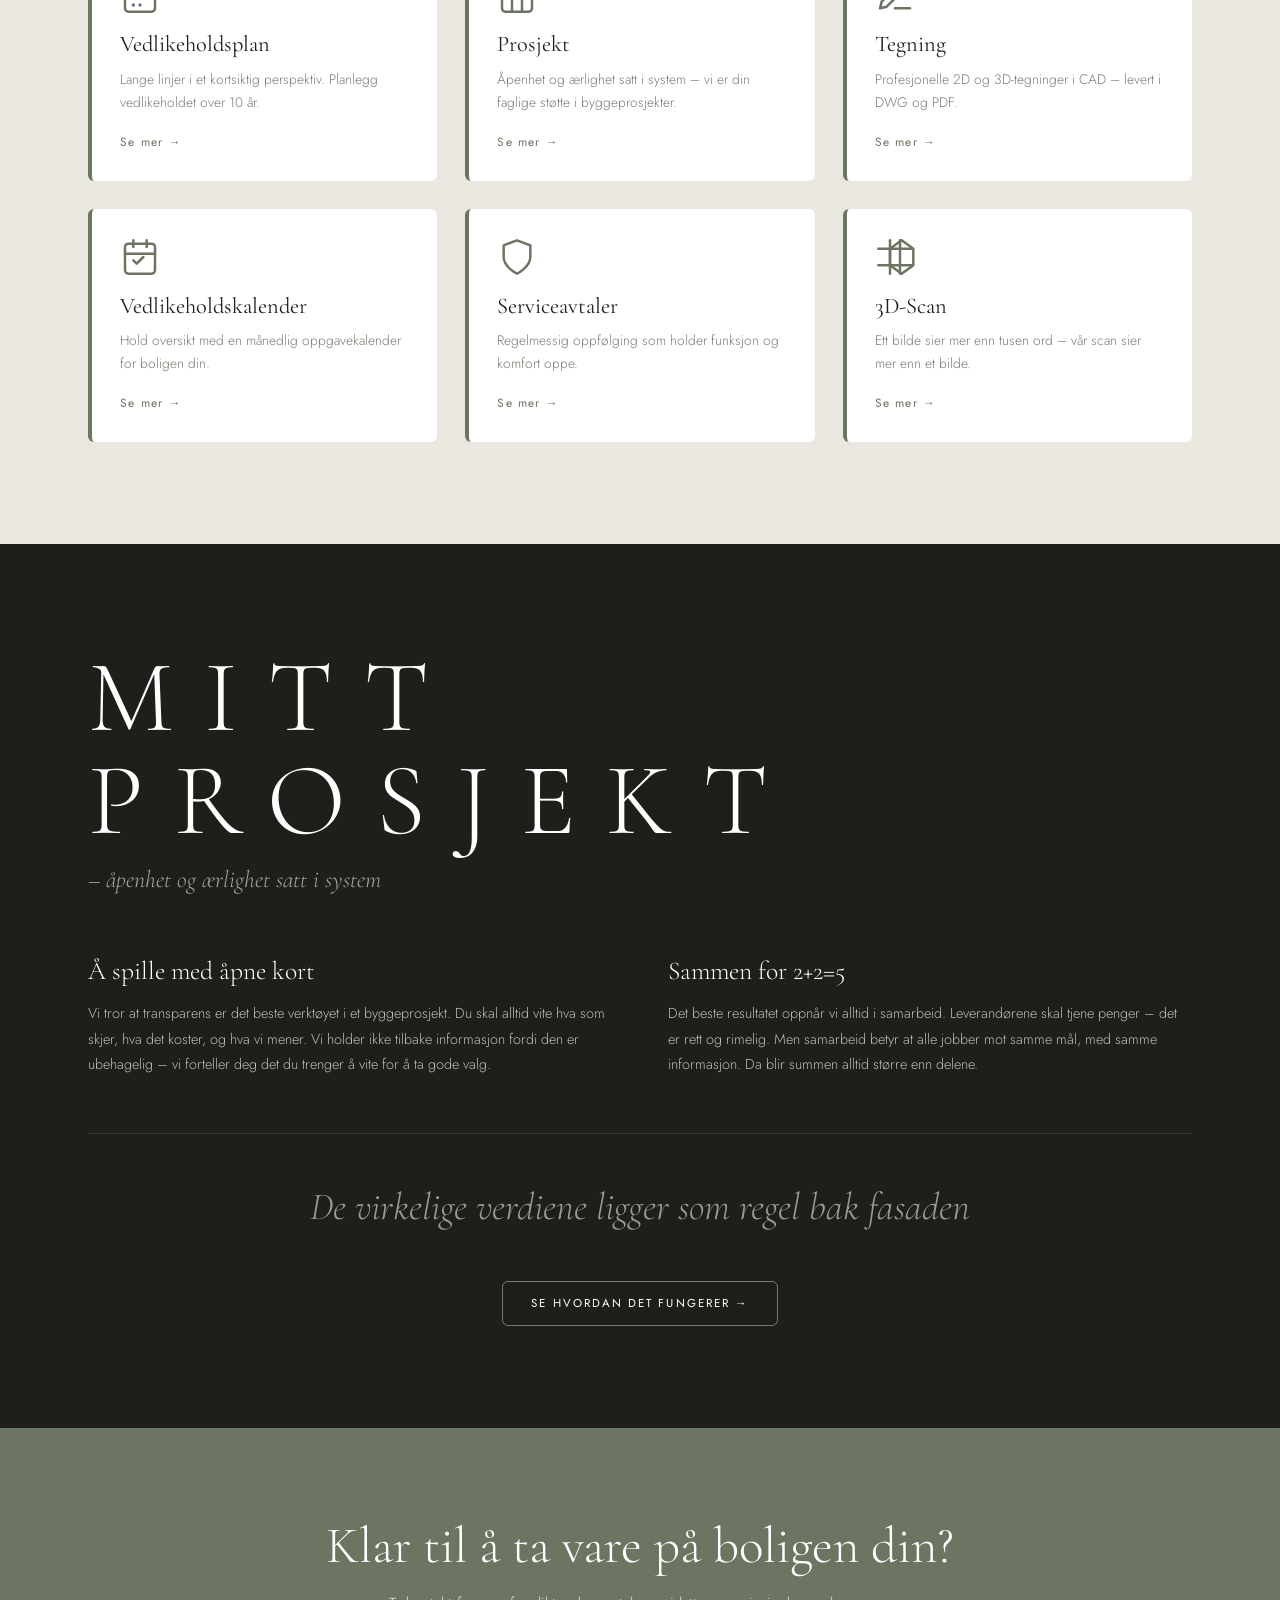
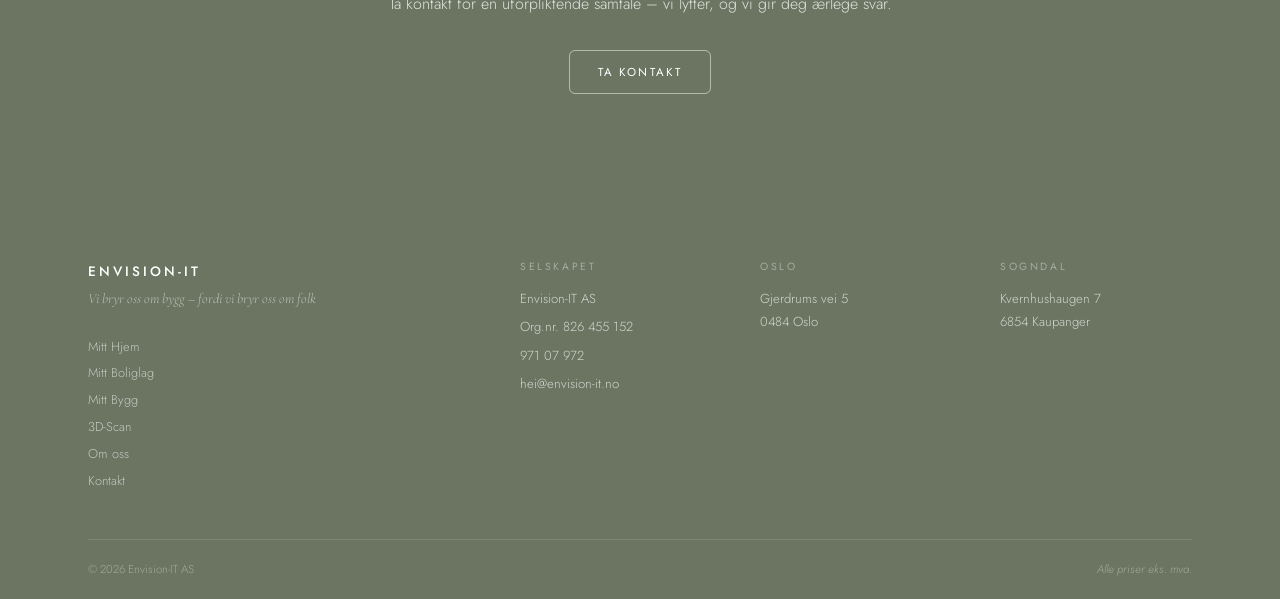
<file: mitt-hjem.html>
<!DOCTYPE html>
<html lang="no">
<head>
  <meta charset="UTF-8">
  <meta name="viewport" content="width=device-width, initial-scale=1.0">
  <title>Mitt Hjem — Envision-IT</title>
  <meta name="description" content="Din bolig er din største investering. Envision-IT hjelper privatpersoner med vedlikeholdsplan, prosjektrådgivning, tegninger og mer.">
  <link rel="canonical" href="https://envision-it.no/mitt-hjem">
  <meta property="og:type" content="website">
  <meta property="og:url" content="https://envision-it.no/mitt-hjem">
  <meta property="og:title" content="Mitt Hjem — Envision-IT">
  <meta property="og:description" content="Din bolig er din største investering. Envision-IT hjelper privatpersoner med vedlikeholdsplan, prosjektrådgivning, tegninger og mer.">
  <meta property="og:image" content="https://envision-it.no/assets/og-image.jpg">
  <link rel="stylesheet" href="css/global.css">
  <style>
    body { padding-top: var(--nav-h); }

    /* ── HERO ──────────────────────────────────────────────────── */
    .hero {
      background: var(--cream-dark);
      padding-block: clamp(4rem, 8vw, 7rem);
    }

    .hero__grid {
      display: grid;
      grid-template-columns: 60fr 40fr;
      gap: 3rem;
      align-items: center;
    }

    .hero__heading {
      font-size: clamp(3rem, 7vw, 6rem);
      font-style: italic;
      margin-bottom: 1rem;
      color: var(--dark);
    }

    .hero__sub {
      font-family: 'Jost', sans-serif;
      font-size: clamp(1rem, 1.8vw, 1.2rem);
      font-weight: 300;
      color: var(--mid);
      margin-bottom: 1.25rem;
      line-height: 1.4;
    }

    .hero__highlight {
      background: var(--sage);
      color: var(--white);
      border-radius: var(--radius-lg);
      padding: 2rem;
    }

    .hero__highlight-quote {
      font-family: 'Cormorant Garamond', serif;
      font-style: italic;
      font-size: clamp(1.6rem, 3vw, 2.4rem);
      font-weight: 300;
      color: var(--white);
      line-height: 1.2;
      margin-bottom: 1rem;
    }

    .hero__highlight p {
      color: rgba(255,255,255,0.82);
      font-size: 0.9rem;
      line-height: 1.7;
    }

    @media (max-width: 900px) {
      .hero__grid { grid-template-columns: 1fr; gap: 2rem; }
    }

    /* ── FEATURE LIST ──────────────────────────────────────────── */
    .features {
      background: var(--cream);
      padding-block: clamp(4rem, 8vw, 7rem);
    }

    .features__grid {
      display: grid;
      grid-template-columns: 1fr 1fr;
      gap: 4rem;
      align-items: start;
    }

    .features__heading {
      font-size: clamp(1.8rem, 3vw, 2.8rem);
      color: var(--dark);
      margin-bottom: 2rem;
    }

    .feature-item {
      display: flex;
      gap: 1rem;
      margin-bottom: 1.75rem;
      align-items: flex-start;
    }

    .feature-item__icon {
      width: 28px;
      height: 28px;
      flex-shrink: 0;
      color: var(--sage);
      margin-top: 0.1rem;
    }

    .feature-item__title {
      font-family: 'Jost', sans-serif;
      font-weight: 500;
      font-size: 0.9rem;
      color: var(--dark);
      margin-bottom: 0.3rem;
    }

    .feature-item__desc {
      font-size: 0.88rem;
      color: var(--muted);
      line-height: 1.6;
    }

    .features__quote-box {
      position: sticky;
      top: calc(var(--nav-h) + 2rem);
    }

    .features__divider {
      width: 40px;
      height: 2px;
      background: var(--sage);
      margin-bottom: 2rem;
      border-radius: 2px;
    }

    .features__quote-item {
      padding-block: 1.5rem;
      border-bottom: 1px solid var(--sage-bg);
    }

    .features__quote-item:last-child { border-bottom: none; }

    .features__quote-text {
      font-family: 'Cormorant Garamond', serif;
      font-style: italic;
      font-size: clamp(1.3rem, 2.5vw, 2rem);
      font-weight: 300;
      color: var(--sage);
      line-height: 1.3;
    }

    @media (max-width: 900px) {
      .features__grid { grid-template-columns: 1fr; gap: 2.5rem; }
      .features__quote-box { position: static; }
    }

    /* ── SERVICE CARDS ─────────────────────────────────────────── */
    .services {
      background: var(--cream-dark);
      padding-block: clamp(4rem, 8vw, 7rem);
    }

    .services__header {
      margin-bottom: 3rem;
    }

    .services__grid {
      display: grid;
      grid-template-columns: repeat(3, 1fr);
      gap: 1.75rem;
    }

    .service-card {
      background: var(--white);
      border-left: 4px solid var(--sage);
      border-radius: var(--radius);
      padding: 1.75rem;
      cursor: pointer;
      transition: box-shadow var(--transition), transform var(--transition);
      display: flex;
      flex-direction: column;
    }

    .service-card:hover {
      box-shadow: 0 8px 32px rgba(30,31,26,0.1);
      transform: translateY(-3px);
    }

    .service-card__icon {
      width: 40px;
      height: 40px;
      color: var(--sage);
      margin-bottom: 1rem;
      flex-shrink: 0;
    }

    .service-card__title {
      font-family: 'Cormorant Garamond', serif;
      font-size: 1.4rem;
      font-weight: 400;
      color: var(--dark);
      margin-bottom: 0.6rem;
      line-height: 1.2;
    }

    .service-card__teaser {
      font-size: 0.86rem;
      color: var(--muted);
      line-height: 1.65;
      flex: 1;
      margin-bottom: 1.25rem;
    }

    .service-card__cta {
      font-family: 'Jost', sans-serif;
      font-size: 0.75rem;
      font-weight: 400;
      letter-spacing: 0.1em;
      color: var(--sage);
      background: none;
      border: none;
      padding: 0;
      cursor: pointer;
      text-align: left;
      transition: color var(--transition);
    }

    .service-card__cta:hover { color: var(--dark); }

    @media (max-width: 900px) {
      .services__grid { grid-template-columns: repeat(2, 1fr); }
    }

    @media (max-width: 720px) {
      .services__grid { grid-template-columns: 1fr; }
    }

    /* ── MITT PROSJEKT ─────────────────────────────────────────── */
    .mitt-prosjekt {
      background: var(--dark);
      color: var(--white);
      padding-block: clamp(4rem, 8vw, 7rem);
    }

    .mitt-prosjekt__display {
      font-family: 'Cormorant Garamond', serif;
      font-size: clamp(4rem, 8vw, 9rem);
      font-weight: 300;
      letter-spacing: 0.3em;
      color: var(--white);
      line-height: 1;
      margin-bottom: 0.5rem;
      text-transform: uppercase;
    }

    .mitt-prosjekt__sub {
      font-family: 'Cormorant Garamond', serif;
      font-style: italic;
      font-size: clamp(1.1rem, 2vw, 1.5rem);
      font-weight: 300;
      color: rgba(255,255,255,0.6);
      margin-bottom: 3.5rem;
    }

    .mitt-prosjekt__grid {
      display: grid;
      grid-template-columns: 1fr 1fr;
      gap: 3.5rem;
      margin-bottom: 3.5rem;
    }

    .mitt-prosjekt__col-title {
      font-family: 'Cormorant Garamond', serif;
      font-size: clamp(1.3rem, 2vw, 1.8rem);
      font-weight: 300;
      color: var(--white);
      margin-bottom: 1rem;
    }

    .mitt-prosjekt__col p {
      color: rgba(255,255,255,0.7);
      font-size: 0.9rem;
      line-height: 1.75;
    }

    .mitt-prosjekt__pull {
      text-align: center;
      font-family: 'Cormorant Garamond', serif;
      font-style: italic;
      font-size: clamp(1.5rem, 3vw, 2.5rem);
      font-weight: 300;
      color: rgba(255,255,255,0.55);
      border-top: 1px solid rgba(255,255,255,0.1);
      padding-top: 2.5rem;
    }

    @media (max-width: 900px) {
      .mitt-prosjekt__grid { grid-template-columns: 1fr; gap: 2rem; }
    }

    /* ── BOTTOM CTA ─────────────────────────────────────────────── */
    .bottom-cta {
      background: var(--sage);
      padding-block: clamp(4rem, 7vw, 6rem);
      text-align: center;
    }

    .bottom-cta h2 {
      color: var(--white);
      margin-bottom: 1rem;
    }

    .bottom-cta p {
      color: rgba(255,255,255,0.8);
      font-size: 1rem;
      margin-bottom: 2rem;
      max-width: 520px;
      margin-inline: auto;
    }

    /* ── MODAL INNER ─────────────────────────────────────────────── */
    .modal-title {
      font-family: 'Cormorant Garamond', serif;
      font-size: 2rem;
      font-weight: 400;
      color: var(--dark);
      margin-bottom: 1.25rem;
      padding-right: 2rem;
      line-height: 1.2;
    }

    .modal-body {
      font-size: 0.9rem;
      color: var(--mid);
      line-height: 1.8;
      margin-bottom: 1.75rem;
    }
  </style>
</head>
<body>
<a class="skip-link" href="#main-content">Hopp til innhold</a>

<!-- ═══════════════════════════════════════════════════════════════
     NAV (inlined from components/nav.html)
     ═══════════════════════════════════════════════════════════════ -->
<nav class="site-nav" role="navigation" aria-label="Hovedmeny">
  <div class="site-nav__inner">
    <a href="/" class="site-nav__brand" aria-label="Envision-IT – hjem">
      <span class="site-nav__brand-name">ENVISION-IT</span>
      <span class="site-nav__brand-tagline">Vi bryr oss om bygg</span>
    </a>
    <div class="site-nav__links" role="list">
      <div class="site-nav__dropdown" role="listitem">
        <button class="site-nav__link site-nav__link--dropdown" aria-haspopup="true" aria-expanded="false">
          Tjenester
          <svg width="10" height="6" viewBox="0 0 10 6" fill="none" aria-hidden="true">
            <path d="M1 1l4 4 4-4" stroke="currentColor" stroke-width="1.5" stroke-linecap="round"/>
          </svg>
        </button>
        <div class="site-nav__dropdown-panel" role="menu">
          <a href="/mitt-hjem.html" class="site-nav__dropdown-item nav-active" role="menuitem">
            <span class="site-nav__dropdown-title">Mitt Hjem</span>
            <span class="site-nav__dropdown-sub">Privatpersoner</span>
          </a>
          <a href="/mitt-boliglag.html" class="site-nav__dropdown-item" role="menuitem">
            <span class="site-nav__dropdown-title">Mitt Boliglag</span>
            <span class="site-nav__dropdown-sub">Borettslag og sameier</span>
          </a>
          <a href="/mitt-bygg.html" class="site-nav__dropdown-item" role="menuitem">
            <span class="site-nav__dropdown-title">Mitt Bygg</span>
            <span class="site-nav__dropdown-sub">Bedrifter og offentlig</span>
          </a>
        </div>
      </div>
      <a href="/mitt-prosjekt.html" class="site-nav__link" data-nav-link role="listitem">Mitt Prosjekt</a>
      <a href="/3d-scan.html" class="site-nav__link" data-nav-link role="listitem">3D-Scan</a>
      <a href="/3d-scan.html#kalkulator" class="site-nav__link" data-nav-link role="listitem">Priskalkulator</a>
      <a href="/om-oss.html" class="site-nav__link" data-nav-link role="listitem">Om oss</a>
      <a href="/kontakt.html" class="site-nav__link site-nav__link--cta btn-outline" data-nav-link role="listitem">Kontakt oss</a>
    </div>
    <button class="site-nav__hamburger" id="nav-toggle" aria-label="Åpne meny" aria-expanded="false">
      <span></span><span></span><span></span>
    </button>
  </div>
</nav>

<!-- Mobile drawer -->
<div class="site-nav__drawer" id="nav-drawer" role="dialog" aria-modal="true" aria-label="Mobilmeny">
  <div class="site-nav__drawer-inner">
    <div class="site-nav__drawer-header">
      <span class="site-nav__brand-name" style="color:var(--white)">ENVISION-IT</span>
      <button class="site-nav__drawer-close" id="nav-drawer-close" aria-label="Lukk meny">
        <svg width="20" height="20" viewBox="0 0 20 20" fill="none" aria-hidden="true">
          <path d="M4 4l12 12M16 4L4 16" stroke="currentColor" stroke-width="1.5" stroke-linecap="round"/>
        </svg>
      </button>
    </div>
    <nav class="site-nav__drawer-links">
      <span class="site-nav__drawer-section">Tjenester</span>
      <a href="/mitt-hjem.html" class="site-nav__drawer-link nav-active">Mitt Hjem</a>
      <a href="/mitt-boliglag.html" class="site-nav__drawer-link" data-nav-link>Mitt Boliglag</a>
      <a href="/mitt-bygg.html" class="site-nav__drawer-link" data-nav-link>Mitt Bygg</a>
      <span class="site-nav__drawer-section" style="margin-top:1rem">Mitt Prosjekt</span>
      <a href="/mitt-prosjekt.html" class="site-nav__drawer-link" data-nav-link>Mitt Prosjekt</a>
      <span class="site-nav__drawer-section" style="margin-top:1rem">Verktøy</span>
      <a href="/3d-scan.html" class="site-nav__drawer-link" data-nav-link>3D-Scan</a>
      <a href="/3d-scan.html#kalkulator" class="site-nav__drawer-link" data-nav-link>Priskalkulator</a>
      <span class="site-nav__drawer-section" style="margin-top:1rem">Selskapet</span>
      <a href="/om-oss.html" class="site-nav__drawer-link" data-nav-link>Om oss</a>
      <a href="/kontakt.html" class="site-nav__drawer-link site-nav__drawer-link--cta" data-nav-link>Kontakt oss</a>
    </nav>
    <div class="site-nav__drawer-contact">
      <a href="tel:97107972">971 07 972</a>
      <a href="mailto:hei@envision-it.no">hei@envision-it.no</a>
    </div>
  </div>
</div>

<style>
/* ── NAV STYLES ─────────────────────────────────────────────── */
.site-nav {
  position: fixed;
  top: 0; left: 0; right: 0;
  z-index: 200;
  background: var(--sage);
  transition: box-shadow 0.3s ease;
}
.site-nav.scrolled { box-shadow: 0 4px 24px rgba(30,31,26,0.18); }
.site-nav__inner {
  max-width: var(--max-w);
  margin-inline: auto;
  padding-inline: var(--gutter);
  height: var(--nav-h);
  display: flex;
  align-items: center;
  justify-content: space-between;
}
.site-nav__brand { display: flex; flex-direction: column; gap: 0.1rem; text-decoration: none; }
.site-nav__brand-name { font-family: 'Jost', sans-serif; font-weight: 500; font-size: 0.82rem; letter-spacing: 0.2em; color: var(--white); }
.site-nav__brand-tagline { font-family: 'Cormorant Garamond', serif; font-style: italic; font-size: 0.7rem; color: rgba(255,255,255,0.62); letter-spacing: 0.04em; }
.site-nav__links { display: flex; align-items: center; gap: 0.25rem; }
.site-nav__link { background: none; border: none; font-family: 'Jost', sans-serif; font-size: 0.78rem; font-weight: 300; letter-spacing: 0.08em; color: rgba(255,255,255,0.82); padding: 0.5rem 0.85rem; border-radius: var(--radius); transition: color var(--transition), background var(--transition); cursor: pointer; text-decoration: none; display: flex; align-items: center; gap: 0.35rem; }
.site-nav__link:hover { color: var(--white); background: rgba(255,255,255,0.1); }
.site-nav__link.nav-active { color: var(--white); }
.site-nav__link--cta { border-color: rgba(255,255,255,0.45) !important; color: var(--white) !important; margin-left: 0.5rem; }
.site-nav__link--cta:hover { background: rgba(255,255,255,0.15) !important; }
.site-nav__dropdown { position: relative; }
.site-nav__link--dropdown svg { transition: transform 0.2s ease; }
.site-nav__dropdown:hover .site-nav__link--dropdown svg,
.site-nav__dropdown:focus-within .site-nav__link--dropdown svg { transform: rotate(180deg); }
.site-nav__dropdown-panel { position: absolute; top: calc(100% + 2px); left: 50%; transform: translateX(-50%); background: var(--white); border: 1px solid var(--sage-bg); border-radius: var(--radius-lg); padding: 0.75rem; min-width: 240px; box-shadow: 0 12px 40px rgba(30,31,26,0.12); opacity: 0; pointer-events: none; transform: translateX(-50%) translateY(8px); transition: opacity 0.2s ease, transform 0.2s ease; }
.site-nav__dropdown:hover .site-nav__dropdown-panel,
.site-nav__dropdown:focus-within .site-nav__dropdown-panel { opacity: 1; pointer-events: all; transform: translateX(-50%) translateY(0); }
.site-nav__dropdown-item { display: flex; flex-direction: column; gap: 0.15rem; padding: 0.7rem 0.9rem; border-radius: var(--radius); text-decoration: none; transition: background var(--transition); }
.site-nav__dropdown-item:hover { background: var(--cream); }
.site-nav__dropdown-item.nav-active { background: var(--cream-dark); }
.site-nav__dropdown-title { font-size: 0.82rem; font-weight: 400; color: var(--dark); }
.site-nav__dropdown-sub { font-size: 0.68rem; color: var(--muted); }
.site-nav__dropdown-divider { border: none; border-top: 1px solid var(--sage-bg); margin: 0.4rem 0; }
.site-nav__hamburger { display: none; flex-direction: column; gap: 5px; background: none; border: none; padding: 0.5rem; cursor: pointer; }
.site-nav__hamburger span { display: block; width: 22px; height: 1.5px; background: var(--white); border-radius: 2px; transition: all 0.25s ease; }
.site-nav__drawer { position: fixed; inset: 0; z-index: 300; background: rgba(30,31,26,0.55); backdrop-filter: blur(4px); opacity: 0; pointer-events: none; transition: opacity 0.3s ease; }
.site-nav__drawer.open { opacity: 1; pointer-events: all; }
.site-nav__drawer-inner { position: absolute; top: 0; right: 0; bottom: 0; width: min(320px, 90vw); background: var(--dark); padding: 0; display: flex; flex-direction: column; transform: translateX(100%); transition: transform 0.35s cubic-bezier(0.4, 0, 0.2, 1); }
.site-nav__drawer.open .site-nav__drawer-inner { transform: translateX(0); }
.site-nav__drawer-header { display: flex; align-items: center; justify-content: space-between; padding: 1.25rem 1.5rem; border-bottom: 1px solid rgba(255,255,255,0.08); }
.site-nav__drawer-close { background: none; border: none; color: rgba(255,255,255,0.6); cursor: pointer; padding: 0.25rem; transition: color var(--transition); }
.site-nav__drawer-close:hover { color: var(--white); }
.site-nav__drawer-links { flex: 1; overflow-y: auto; padding: 1.25rem 1.5rem; display: flex; flex-direction: column; gap: 0.15rem; }
.site-nav__drawer-section { font-size: 0.6rem; letter-spacing: 0.3em; text-transform: uppercase; color: rgba(255,255,255,0.35); margin-bottom: 0.4rem; display: block; }
.site-nav__drawer-link { font-size: 0.95rem; color: rgba(255,255,255,0.78); text-decoration: none; padding: 0.65rem 0.75rem; border-radius: var(--radius); transition: background var(--transition), color var(--transition); }
.site-nav__drawer-link:hover, .site-nav__drawer-link.nav-active { background: rgba(255,255,255,0.08); color: var(--white); }
.site-nav__drawer-link--cta { margin-top: 1rem; border: 1px solid rgba(255,255,255,0.3); text-align: center; }
.site-nav__drawer-contact { padding: 1.25rem 1.5rem; border-top: 1px solid rgba(255,255,255,0.08); display: flex; flex-direction: column; gap: 0.35rem; }
.site-nav__drawer-contact a { font-size: 0.78rem; color: rgba(255,255,255,0.5); text-decoration: none; transition: color var(--transition); }
.site-nav__drawer-contact a:hover { color: var(--white); }
@media (max-width: 860px) {
  .site-nav__links { display: none; }
  .site-nav__hamburger { display: flex; }
}
</style>


<!-- ═══════════════════════════════════════════════════════════════
     HERO
     ═══════════════════════════════════════════════════════════════ -->
<section id="main-content" class="hero">
  <div class="container">
    <div class="hero__grid">

      <div class="reveal">
        <span class="eyebrow">Privatpersoner</span>
        <h1 class="hero__heading"><em>Mitt Hjem</em></h1>
        <p class="hero__sub">Din bolig er din største investering</p>
        <p>Din bolig er trolig den største investeringen du noen gang gjør. Vi hjelper deg å ta vare på den – med fagkunnskap, oversikt og ærlighet. Enten det er snakk om planlagt vedlikehold, et komplekst prosjekt, eller å forstå hva du faktisk eier.</p>
      </div>

      <div class="reveal reveal-delay-1">
        <div class="hero__highlight">
          <p class="hero__highlight-quote">Rammer rundt et liv</p>
          <p>Vi tror at en godt vedlikeholdt bolig gir mer enn trygghet – den gir rammer rundt et liv. Riktig informasjon til riktig tid gjør gode valg mulig.</p>
        </div>
      </div>

    </div>
  </div>
</section>


<!-- ═══════════════════════════════════════════════════════════════
     FEATURE LIST
     ═══════════════════════════════════════════════════════════════ -->
<section class="features reveal">
  <div class="container">
    <div class="features__grid">

      <div>
        <h2 class="features__heading">Hva vi hjelper deg med</h2>

        <div class="feature-item">
          <svg class="feature-item__icon" viewBox="0 0 24 24" fill="none" stroke="currentColor" stroke-width="1.5" stroke-linecap="round" stroke-linejoin="round" aria-hidden="true">
            <polyline points="20 6 9 17 4 12"/>
          </svg>
          <div>
            <p class="feature-item__title">Hjelp til prosjekter</p>
            <p class="feature-item__desc">Faglig rådgivning og byggherrerepresentasjon fra idé til overlevering</p>
          </div>
        </div>

        <div class="feature-item">
          <svg class="feature-item__icon" viewBox="0 0 24 24" fill="none" stroke="currentColor" stroke-width="1.5" stroke-linecap="round" stroke-linejoin="round" aria-hidden="true">
            <polyline points="20 6 9 17 4 12"/>
          </svg>
          <div>
            <p class="feature-item__title">Vedlikeholdsplan</p>
            <p class="feature-item__desc">Dynamisk 10-årsplan som lar deg planlegge og budsjettere riktig</p>
          </div>
        </div>

        <div class="feature-item">
          <svg class="feature-item__icon" viewBox="0 0 24 24" fill="none" stroke="currentColor" stroke-width="1.5" stroke-linecap="round" stroke-linejoin="round" aria-hidden="true">
            <polyline points="20 6 9 17 4 12"/>
          </svg>
          <div>
            <p class="feature-item__title">Dynamiske tegninger</p>
            <p class="feature-item__desc">2D og 3D-tegninger i profesjonelt CAD, levert i DWG og PDF</p>
          </div>
        </div>

        <div class="feature-item">
          <svg class="feature-item__icon" viewBox="0 0 24 24" fill="none" stroke="currentColor" stroke-width="1.5" stroke-linecap="round" stroke-linejoin="round" aria-hidden="true">
            <polyline points="20 6 9 17 4 12"/>
          </svg>
          <div>
            <p class="feature-item__title">Vedlikeholdskalender</p>
            <p class="feature-item__desc">Månedlig oppgavekalender med dokumentasjon av utført arbeid</p>
          </div>
        </div>

        <div class="feature-item">
          <svg class="feature-item__icon" viewBox="0 0 24 24" fill="none" stroke="currentColor" stroke-width="1.5" stroke-linecap="round" stroke-linejoin="round" aria-hidden="true">
            <polyline points="20 6 9 17 4 12"/>
          </svg>
          <div>
            <p class="feature-item__title">Serviceavtaler</p>
            <p class="feature-item__desc">Regelmessig oppfølging som holder funksjonen oppe og kostnadene nede</p>
          </div>
        </div>

        <div class="feature-item">
          <svg class="feature-item__icon" viewBox="0 0 24 24" fill="none" stroke="currentColor" stroke-width="1.5" stroke-linecap="round" stroke-linejoin="round" aria-hidden="true">
            <polyline points="20 6 9 17 4 12"/>
          </svg>
          <div>
            <p class="feature-item__title">3D-Scan</p>
            <p class="feature-item__desc">Millimeterpresist digitalt tvillingbilde av din bolig med NAVVIS VLX</p>
          </div>
        </div>
      </div>

      <div class="features__quote-box">
        <div class="features__divider"></div>
        <div class="features__quote-item">
          <p class="features__quote-text">"Det blir ikke dyrere av å vite at det blir dyrt"</p>
        </div>
        <div class="features__quote-item">
          <p class="features__quote-text">"Riktig første gang"</p>
        </div>
      </div>

    </div>
  </div>
</section>


<!-- ═══════════════════════════════════════════════════════════════
     SERVICE CARDS
     ═══════════════════════════════════════════════════════════════ -->
<section class="services reveal">
  <div class="container">

    <div class="services__header">
      <span class="eyebrow">Tjenester</span>
      <h2>Hva kan vi gjøre for deg?</h2>
    </div>

    <div class="services__grid">

      <!-- Card 1: Vedlikeholdsplan -->
      <article class="service-card" onclick="openModal('modal-1')" role="button" tabindex="0" aria-label="Les mer om Vedlikeholdsplan">
        <svg class="service-card__icon" viewBox="0 0 24 24" fill="none" stroke="currentColor" stroke-width="1.5" stroke-linecap="round" stroke-linejoin="round" aria-hidden="true">
          <rect x="3" y="4" width="18" height="18" rx="2" ry="2"/>
          <line x1="16" y1="2" x2="16" y2="6"/><line x1="8" y1="2" x2="8" y2="6"/>
          <line x1="3" y1="10" x2="21" y2="10"/>
          <line x1="8" y1="14" x2="8" y2="14" stroke-width="2"/><line x1="12" y1="14" x2="12" y2="14" stroke-width="2"/><line x1="16" y1="14" x2="16" y2="14" stroke-width="2"/>
          <line x1="8" y1="18" x2="8" y2="18" stroke-width="2"/><line x1="12" y1="18" x2="12" y2="18" stroke-width="2"/>
        </svg>
        <h3 class="service-card__title">Vedlikeholdsplan</h3>
        <p class="service-card__teaser">Lange linjer i et kortsiktig perspektiv. Planlegg vedlikeholdet over 10 år.</p>
        <span class="service-card__cta">Se mer →</span>
      </article>

      <!-- Card 2: Prosjekt -->
      <article class="service-card" onclick="openModal('modal-2')" role="button" tabindex="0" aria-label="Les mer om Prosjekt">
        <svg class="service-card__icon" viewBox="0 0 24 24" fill="none" stroke="currentColor" stroke-width="1.5" stroke-linecap="round" stroke-linejoin="round" aria-hidden="true">
          <path d="M3 9l9-7 9 7v11a2 2 0 0 1-2 2H5a2 2 0 0 1-2-2z"/>
          <polyline points="9 22 9 12 15 12 15 22"/>
        </svg>
        <h3 class="service-card__title">Prosjekt</h3>
        <p class="service-card__teaser">Åpenhet og ærlighet satt i system – vi er din faglige støtte i byggeprosjekter.</p>
        <span class="service-card__cta">Se mer →</span>
      </article>

      <!-- Card 3: Tegning -->
      <article class="service-card" onclick="openModal('modal-3')" role="button" tabindex="0" aria-label="Les mer om Tegning">
        <svg class="service-card__icon" viewBox="0 0 24 24" fill="none" stroke="currentColor" stroke-width="1.5" stroke-linecap="round" stroke-linejoin="round" aria-hidden="true">
          <path d="M12 20h9"/>
          <path d="M16.5 3.5a2.121 2.121 0 0 1 3 3L7 19l-4 1 1-4L16.5 3.5z"/>
        </svg>
        <h3 class="service-card__title">Tegning</h3>
        <p class="service-card__teaser">Profesjonelle 2D og 3D-tegninger i CAD – levert i DWG og PDF.</p>
        <span class="service-card__cta">Se mer →</span>
      </article>

      <!-- Card 4: Vedlikeholdskalender -->
      <article class="service-card" onclick="openModal('modal-4')" role="button" tabindex="0" aria-label="Les mer om Vedlikeholdskalender">
        <svg class="service-card__icon" viewBox="0 0 24 24" fill="none" stroke="currentColor" stroke-width="1.5" stroke-linecap="round" stroke-linejoin="round" aria-hidden="true">
          <rect x="3" y="4" width="18" height="18" rx="2" ry="2"/>
          <line x1="16" y1="2" x2="16" y2="6"/><line x1="8" y1="2" x2="8" y2="6"/>
          <line x1="3" y1="10" x2="21" y2="10"/>
          <path d="M8 14l2 2 4-4"/>
        </svg>
        <h3 class="service-card__title">Vedlikeholdskalender</h3>
        <p class="service-card__teaser">Hold oversikt med en månedlig oppgavekalender for boligen din.</p>
        <span class="service-card__cta">Se mer →</span>
      </article>

      <!-- Card 5: Serviceavtaler -->
      <article class="service-card" onclick="openModal('modal-5')" role="button" tabindex="0" aria-label="Les mer om Serviceavtaler">
        <svg class="service-card__icon" viewBox="0 0 24 24" fill="none" stroke="currentColor" stroke-width="1.5" stroke-linecap="round" stroke-linejoin="round" aria-hidden="true">
          <path d="M12 22s8-4 8-10V5l-8-3-8 3v7c0 6 8 10 8 10z"/>
        </svg>
        <h3 class="service-card__title">Serviceavtaler</h3>
        <p class="service-card__teaser">Regelmessig oppfølging som holder funksjon og komfort oppe.</p>
        <span class="service-card__cta">Se mer →</span>
      </article>

      <!-- Card 6: 3D-Scan -->
      <article class="service-card" onclick="openModal('modal-6')" role="button" tabindex="0" aria-label="Les mer om 3D-Scan">
        <svg class="service-card__icon" viewBox="0 0 24 24" fill="none" stroke="currentColor" stroke-width="1.5" stroke-linecap="round" stroke-linejoin="round" aria-hidden="true">
          <path d="M23 7l-7-5-7 5v10l7 5 7-5z"/>
          <line x1="9" y1="2" x2="9" y2="22"/>
          <line x1="15" y1="2" x2="15" y2="22"/>
          <line x1="2" y1="7" x2="22" y2="7"/>
          <line x1="2" y1="17" x2="22" y2="17"/>
        </svg>
        <h3 class="service-card__title">3D-Scan</h3>
        <p class="service-card__teaser">Ett bilde sier mer enn tusen ord – vår scan sier mer enn et bilde.</p>
        <span class="service-card__cta">Se mer →</span>
      </article>

    </div>
  </div>
</section>


<!-- ═══════════════════════════════════════════════════════════════
     MITT PROSJEKT TOOLBOX
     ═══════════════════════════════════════════════════════════════ -->
<section class="mitt-prosjekt reveal" id="mitt-prosjekt">
  <div class="container">
    <p class="mitt-prosjekt__display">MITT PROSJEKT</p>
    <p class="mitt-prosjekt__sub">– åpenhet og ærlighet satt i system</p>

    <div class="mitt-prosjekt__grid">
      <div class="mitt-prosjekt__col">
        <h3 class="mitt-prosjekt__col-title">Å spille med åpne kort</h3>
        <p>Vi tror at transparens er det beste verktøyet i et byggeprosjekt. Du skal alltid vite hva som skjer, hva det koster, og hva vi mener. Vi holder ikke tilbake informasjon fordi den er ubehagelig – vi forteller deg det du trenger å vite for å ta gode valg.</p>
      </div>
      <div class="mitt-prosjekt__col">
        <h3 class="mitt-prosjekt__col-title">Sammen for 2+2=5</h3>
        <p>Det beste resultatet oppnår vi alltid i samarbeid. Leverandørene skal tjene penger – det er rett og rimelig. Men samarbeid betyr at alle jobber mot samme mål, med samme informasjon. Da blir summen alltid større enn delene.</p>
      </div>
    </div>

    <p class="mitt-prosjekt__pull">De virkelige verdiene ligger som regel bak fasaden</p>
    <div style="text-align:center;padding-top:2.5rem">
      <a href="/mitt-prosjekt.html" class="btn-outline" style="border-color:rgba(255,255,255,0.4);color:var(--white)">Se hvordan det fungerer →</a>
    </div>
  </div>
</section>


<!-- ═══════════════════════════════════════════════════════════════
     BOTTOM CTA
     ═══════════════════════════════════════════════════════════════ -->
<section class="bottom-cta reveal">
  <div class="container">
    <h2>Klar til å ta vare på boligen din?</h2>
    <p>Ta kontakt for en uforpliktende samtale – vi lytter, og vi gir deg ærlege svar.</p>
    <a href="/kontakt.html" class="btn-light">Ta kontakt</a>
  </div>
</section>


<!-- ═══════════════════════════════════════════════════════════════
     MODALS
     ═══════════════════════════════════════════════════════════════ -->

<!-- Modal 1: Vedlikeholdsplan -->
<div id="modal-1" class="modal-overlay" role="dialog" aria-modal="true" aria-labelledby="modal-1-title">
  <div class="modal-box">
    <button class="modal-close" onclick="closeModal()" aria-label="Lukk">
      <svg width="18" height="18" viewBox="0 0 20 20" fill="none" aria-hidden="true">
        <path d="M4 4l12 12M16 4L4 16" stroke="currentColor" stroke-width="1.5" stroke-linecap="round"/>
      </svg>
    </button>
    <h2 class="modal-title" id="modal-1-title">Vedlikeholdsplan</h2>
    <p class="modal-body">En vedlikeholdsplan fra Envision-IT er ikke et statisk dokument – det er et levende verktøy. Vi kartlegger byggets tilstand, vurderer levetid på alle komponenter og beregner fremtidige kostnader for deg. Resultatet er en dynamisk plan som forteller deg hva som må gjøres, når det bør gjøres, og hva det vil koste. For en privatperson betyr det forutsigbarhet: du slipper overraskende regninger og kan planlegge vedlikeholdet som en del av husholdningsbudsjettet. Planen oppdateres etter hvert som arbeid utføres, slik at du alltid har et oppdatert bilde av boligens tilstand og verdi.</p>
    <a href="/kontakt.html" class="btn-solid">Ta kontakt</a>
  </div>
</div>

<!-- Modal 2: Prosjekt -->
<div id="modal-2" class="modal-overlay" role="dialog" aria-modal="true" aria-labelledby="modal-2-title">
  <div class="modal-box">
    <button class="modal-close" onclick="closeModal()" aria-label="Lukk">
      <svg width="18" height="18" viewBox="0 0 20 20" fill="none" aria-hidden="true">
        <path d="M4 4l12 12M16 4L4 16" stroke="currentColor" stroke-width="1.5" stroke-linecap="round"/>
      </svg>
    </button>
    <h2 class="modal-title" id="modal-2-title">Prosjekt</h2>
    <p class="modal-body">Skal du bygge om, renovere eller starte et større prosjekt på boligen din? Vi kan være din byggherrerepresentant – den som passer på at leverandørene leverer det de lover, til avtalt pris og tid. Gjennom "Mitt Prosjekt" får du full oversikt over framdrift, dokumentasjon og økonomi i ett verktøy. Vi har bakgrunn fra tømrerfaget, prosjektledelse og forvaltning, og kjenner bransjens dynamikk fra innsiden. Det betyr at vi vet når et tilbud er for billig til å holde, og når kvaliteten ikke er god nok.</p>
    <a href="/kontakt.html" class="btn-solid">Ta kontakt</a>
  </div>
</div>

<!-- Modal 3: Tegning -->
<div id="modal-3" class="modal-overlay" role="dialog" aria-modal="true" aria-labelledby="modal-3-title">
  <div class="modal-box">
    <button class="modal-close" onclick="closeModal()" aria-label="Lukk">
      <svg width="18" height="18" viewBox="0 0 20 20" fill="none" aria-hidden="true">
        <path d="M4 4l12 12M16 4L4 16" stroke="currentColor" stroke-width="1.5" stroke-linecap="round"/>
      </svg>
    </button>
    <h2 class="modal-title" id="modal-3-title">Tegning</h2>
    <p class="modal-body">Enten du trenger plantegning av leiligheten, fasadetegning for nabovarsler, eller en komplett 3D-modell for renovering – vi leverer profesjonelle tegninger i industristandard CAD-format. Tegningene kan brukes av arkitekter, rørleggere, elektrikere og andre fagfolk, og sikrer at alle jobber ut fra det samme, korrekte grunnlaget. Vi bruker gjerne 3D-scanning som basis for tegningene, noe som gir millimeterpresisjon og eliminerer målefeil.</p>
    <a href="/kontakt.html" class="btn-solid">Ta kontakt</a>
  </div>
</div>

<!-- Modal 4: Vedlikeholdskalender -->
<div id="modal-4" class="modal-overlay" role="dialog" aria-modal="true" aria-labelledby="modal-4-title">
  <div class="modal-box">
    <button class="modal-close" onclick="closeModal()" aria-label="Lukk">
      <svg width="18" height="18" viewBox="0 0 20 20" fill="none" aria-hidden="true">
        <path d="M4 4l12 12M16 4L4 16" stroke="currentColor" stroke-width="1.5" stroke-linecap="round"/>
      </svg>
    </button>
    <h2 class="modal-title" id="modal-4-title">Vedlikeholdskalender</h2>
    <p class="modal-body">En vedlikeholdskalender gir deg struktur for hverdagslig og sesongbasert vedlikehold. Hva bør sjekkes på våren? Hva bør gjøres før vinteren? Vi setter opp en tilpasset kalender for akkurat din bolig, basert på byggeår, materialer og konstruksjon. Kalenderen er digital og interaktiv: du krysser av når oppgaver er utført, laster opp bilder og notater, og bygger over tid opp en verdifull historikk over boligens tilstand. Denne dokumentasjonen kan være gull verdt ved fremtidig salg.</p>
    <a href="/kontakt.html" class="btn-solid">Ta kontakt</a>
  </div>
</div>

<!-- Modal 5: Serviceavtaler -->
<div id="modal-5" class="modal-overlay" role="dialog" aria-modal="true" aria-labelledby="modal-5-title">
  <div class="modal-box">
    <button class="modal-close" onclick="closeModal()" aria-label="Lukk">
      <svg width="18" height="18" viewBox="0 0 20 20" fill="none" aria-hidden="true">
        <path d="M4 4l12 12M16 4L4 16" stroke="currentColor" stroke-width="1.5" stroke-linecap="round"/>
      </svg>
    </button>
    <h2 class="modal-title" id="modal-5-title">Serviceavtaler</h2>
    <p class="modal-body">Med en serviceavtale fra Envision-IT får du en fast faglig kontakt som kjenner boligen din over tid. Vi avtaler faste inspeksjoner, følger opp utførendes arbeid og gir deg tidlig varsling om forhold som bør utbedres. Enkle problemer løses tidlig – før de blir dyre. En serviceavtale passer godt for deg som er mye borte, har hytte du vil holde i god stand, eller rett og slett ønsker å slippe å tenke på det selv. Vi tar ansvar, du får trygghet.</p>
    <a href="/kontakt.html" class="btn-solid">Ta kontakt</a>
  </div>
</div>

<!-- Modal 6: 3D-Scan -->
<div id="modal-6" class="modal-overlay" role="dialog" aria-modal="true" aria-labelledby="modal-6-title">
  <div class="modal-box">
    <button class="modal-close" onclick="closeModal()" aria-label="Lukk">
      <svg width="18" height="18" viewBox="0 0 20 20" fill="none" aria-hidden="true">
        <path d="M4 4l12 12M16 4L4 16" stroke="currentColor" stroke-width="1.5" stroke-linecap="round"/>
      </svg>
    </button>
    <h2 class="modal-title" id="modal-6-title">3D-Scan</h2>
    <p class="modal-body">Med NAVVIS VLX-skanneren lager vi et millimeterpresist digitalt tvillingbilde av din bolig. Resultatet brukes til visning (360° gjennomgang), til grunnlag for 2D og 3D-tegninger, eller som dokumentasjon av boligens tilstand på et gitt tidspunkt. For privatpersoner er dette særlig nyttig ved renovering (du ser alt bak vegger og i tak), ved kjøp og salg (objektiv dokumentasjon), eller som grunnlag for forsikringskrav. Se mer på vår dedikerte 3D-scan side.</p>
    <a href="/3d-scan.html" class="btn-solid">Se 3D-scan</a>
  </div>
</div>


<!-- ═══════════════════════════════════════════════════════════════
     FOOTER (inlined from components/footer.html)
     ═══════════════════════════════════════════════════════════════ -->
<footer class="site-footer">
  <div class="site-footer__inner container">
    <div class="site-footer__grid">
      <div class="site-footer__col site-footer__col--brand">
        <a href="/" class="site-footer__brand">
          <span class="site-footer__brand-name">ENVISION-IT</span>
          <span class="site-footer__brand-tagline">Vi bryr oss om bygg – fordi vi bryr oss om folk</span>
        </a>
        <nav class="site-footer__nav" aria-label="Sidefot navigasjon">
          <a href="/mitt-hjem.html">Mitt Hjem</a>
          <a href="/mitt-boliglag.html">Mitt Boliglag</a>
          <a href="/mitt-bygg.html">Mitt Bygg</a>
          <a href="/3d-scan.html">3D-Scan</a>
          <a href="/om-oss.html">Om oss</a>
          <a href="/kontakt.html">Kontakt</a>
        </nav>
      </div>
      <div class="site-footer__col">
        <h4 class="site-footer__col-title">Selskapet</h4>
        <ul class="site-footer__list">
          <li>Envision-IT AS</li>
          <li>Org.nr. 826 455 152</li>
          <li><a href="tel:97107972">971 07 972</a></li>
          <li><a href="mailto:hei@envision-it.no">hei@envision-it.no</a></li>
        </ul>
      </div>
      <div class="site-footer__col">
        <h4 class="site-footer__col-title">Oslo</h4>
        <address class="site-footer__address">Gjerdrums vei 5<br>0484 Oslo</address>
      </div>
      <div class="site-footer__col">
        <h4 class="site-footer__col-title">Sogndal</h4>
        <address class="site-footer__address">Kvernhushaugen 7<br>6854 Kaupanger</address>
      </div>
    </div>
    <div class="site-footer__bottom">
      <span>© <span data-year></span> Envision-IT AS</span>
      <span class="site-footer__bottom-tagline">Alle priser eks. mva.</span>
    </div>
  </div>
</footer>

<style>
.site-footer { background: var(--sage); color: rgba(255,255,255,0.82); padding-top: clamp(3rem, 6vw, 5rem); }
.site-footer__grid { display: grid; grid-template-columns: 2fr 1fr 1fr 1fr; gap: 3rem; padding-bottom: 3rem; border-bottom: 1px solid rgba(255,255,255,0.12); }
.site-footer__brand { display: flex; flex-direction: column; gap: 0.4rem; margin-bottom: 1.75rem; text-decoration: none; }
.site-footer__brand-name { font-family: 'Jost', sans-serif; font-weight: 500; font-size: 0.85rem; letter-spacing: 0.22em; color: var(--white); }
.site-footer__brand-tagline { font-family: 'Cormorant Garamond', serif; font-style: italic; font-size: 0.88rem; color: rgba(255,255,255,0.55); line-height: 1.4; max-width: 240px; }
.site-footer__nav { display: flex; flex-direction: column; gap: 0.4rem; }
.site-footer__nav a { font-size: 0.8rem; color: rgba(255,255,255,0.6); text-decoration: none; transition: color var(--transition); }
.site-footer__nav a:hover { color: var(--white); }
.site-footer__col-title { font-family: 'Jost', sans-serif; font-weight: 400; font-size: 0.65rem; letter-spacing: 0.25em; text-transform: uppercase; color: rgba(255,255,255,0.4); margin-bottom: 1rem; }
.site-footer__list { display: flex; flex-direction: column; gap: 0.45rem; }
.site-footer__list li { font-size: 0.82rem; color: rgba(255,255,255,0.7); }
.site-footer__list a { color: rgba(255,255,255,0.7); text-decoration: none; transition: color var(--transition); }
.site-footer__list a:hover { color: var(--white); }
.site-footer__address { font-style: normal; font-size: 0.82rem; color: rgba(255,255,255,0.7); line-height: 1.75; }
.site-footer__bottom { display: flex; align-items: center; justify-content: space-between; padding-block: 1.25rem; font-size: 0.72rem; color: rgba(255,255,255,0.38); }
.site-footer__bottom-tagline { font-style: italic; }
@media (max-width: 900px) {
  .site-footer__grid { grid-template-columns: 1fr 1fr; gap: 2rem; }
  .site-footer__col--brand { grid-column: 1 / -1; }
}
@media (max-width: 480px) {
  .site-footer__grid { grid-template-columns: 1fr; }
  .site-footer__bottom { flex-direction: column; gap: 0.4rem; text-align: center; }
}
</style>

<script src="js/global.js"></script>
</body>
</html>
</file>
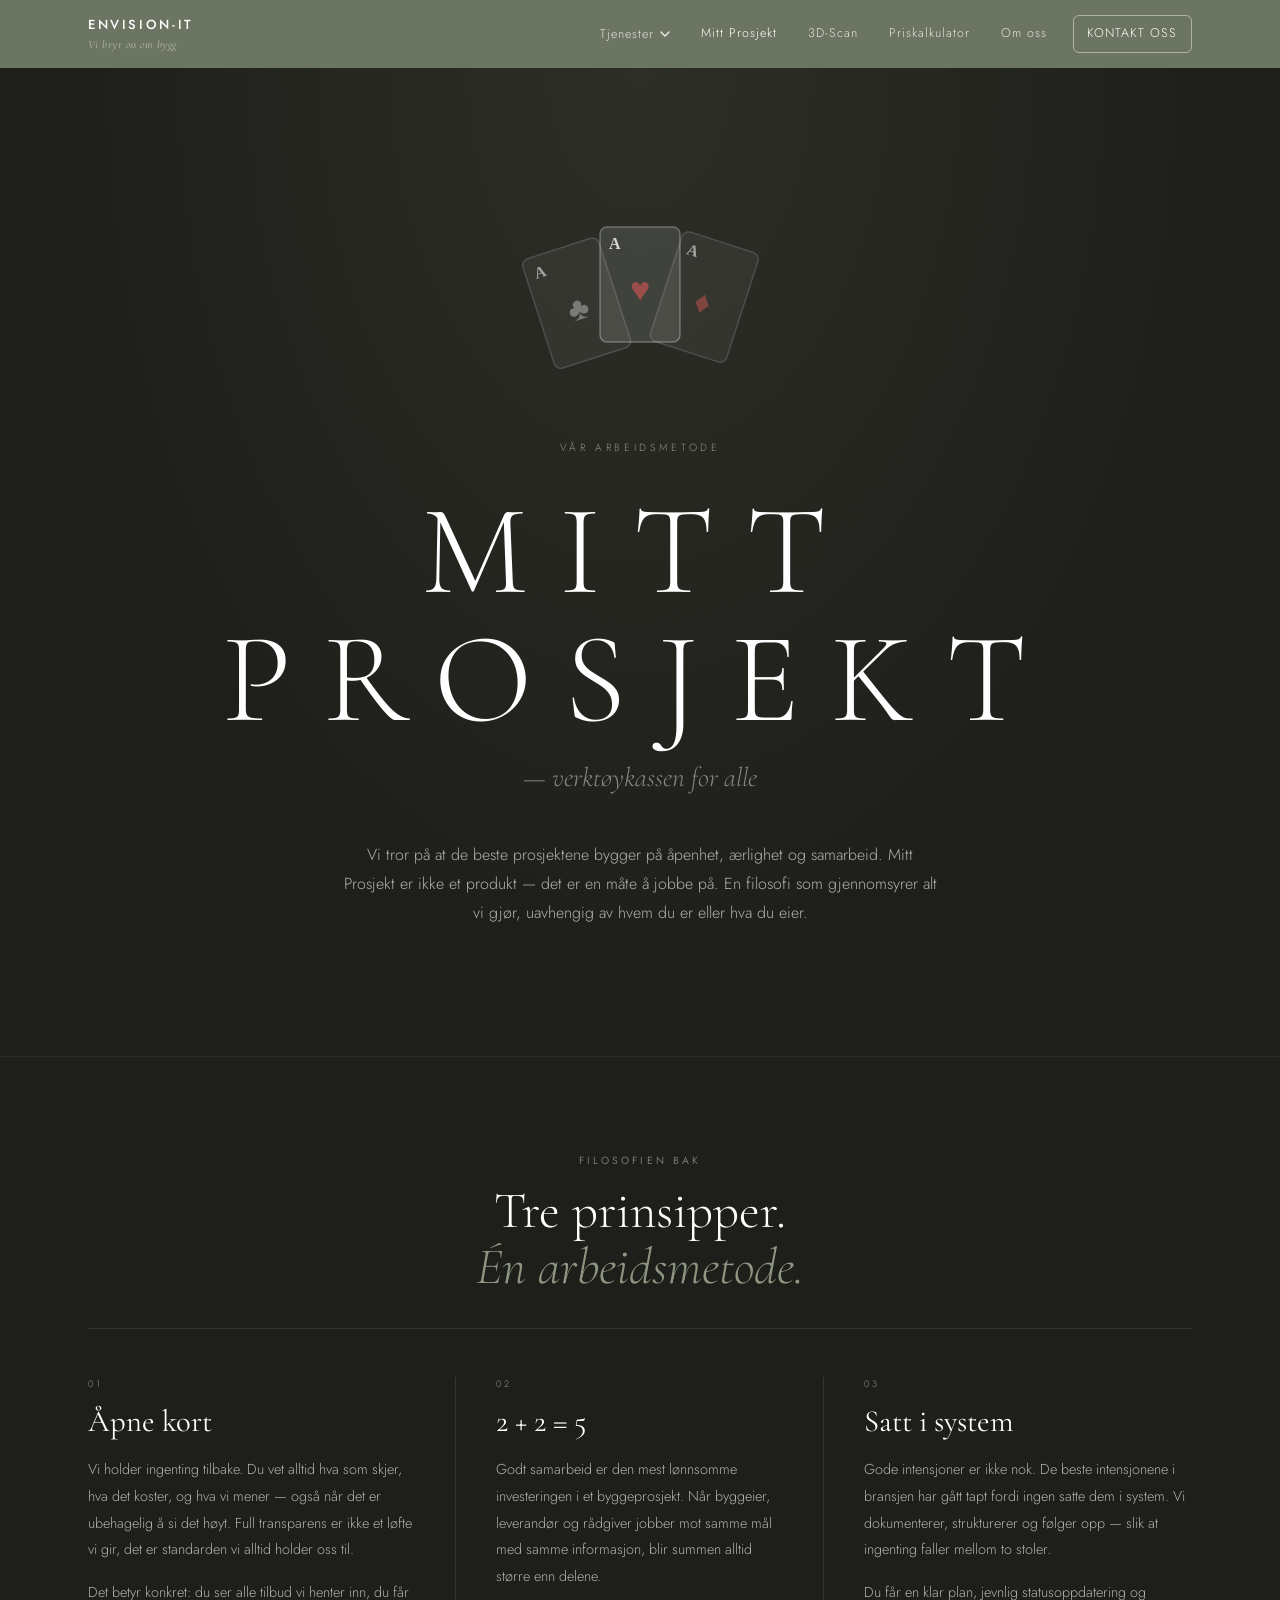
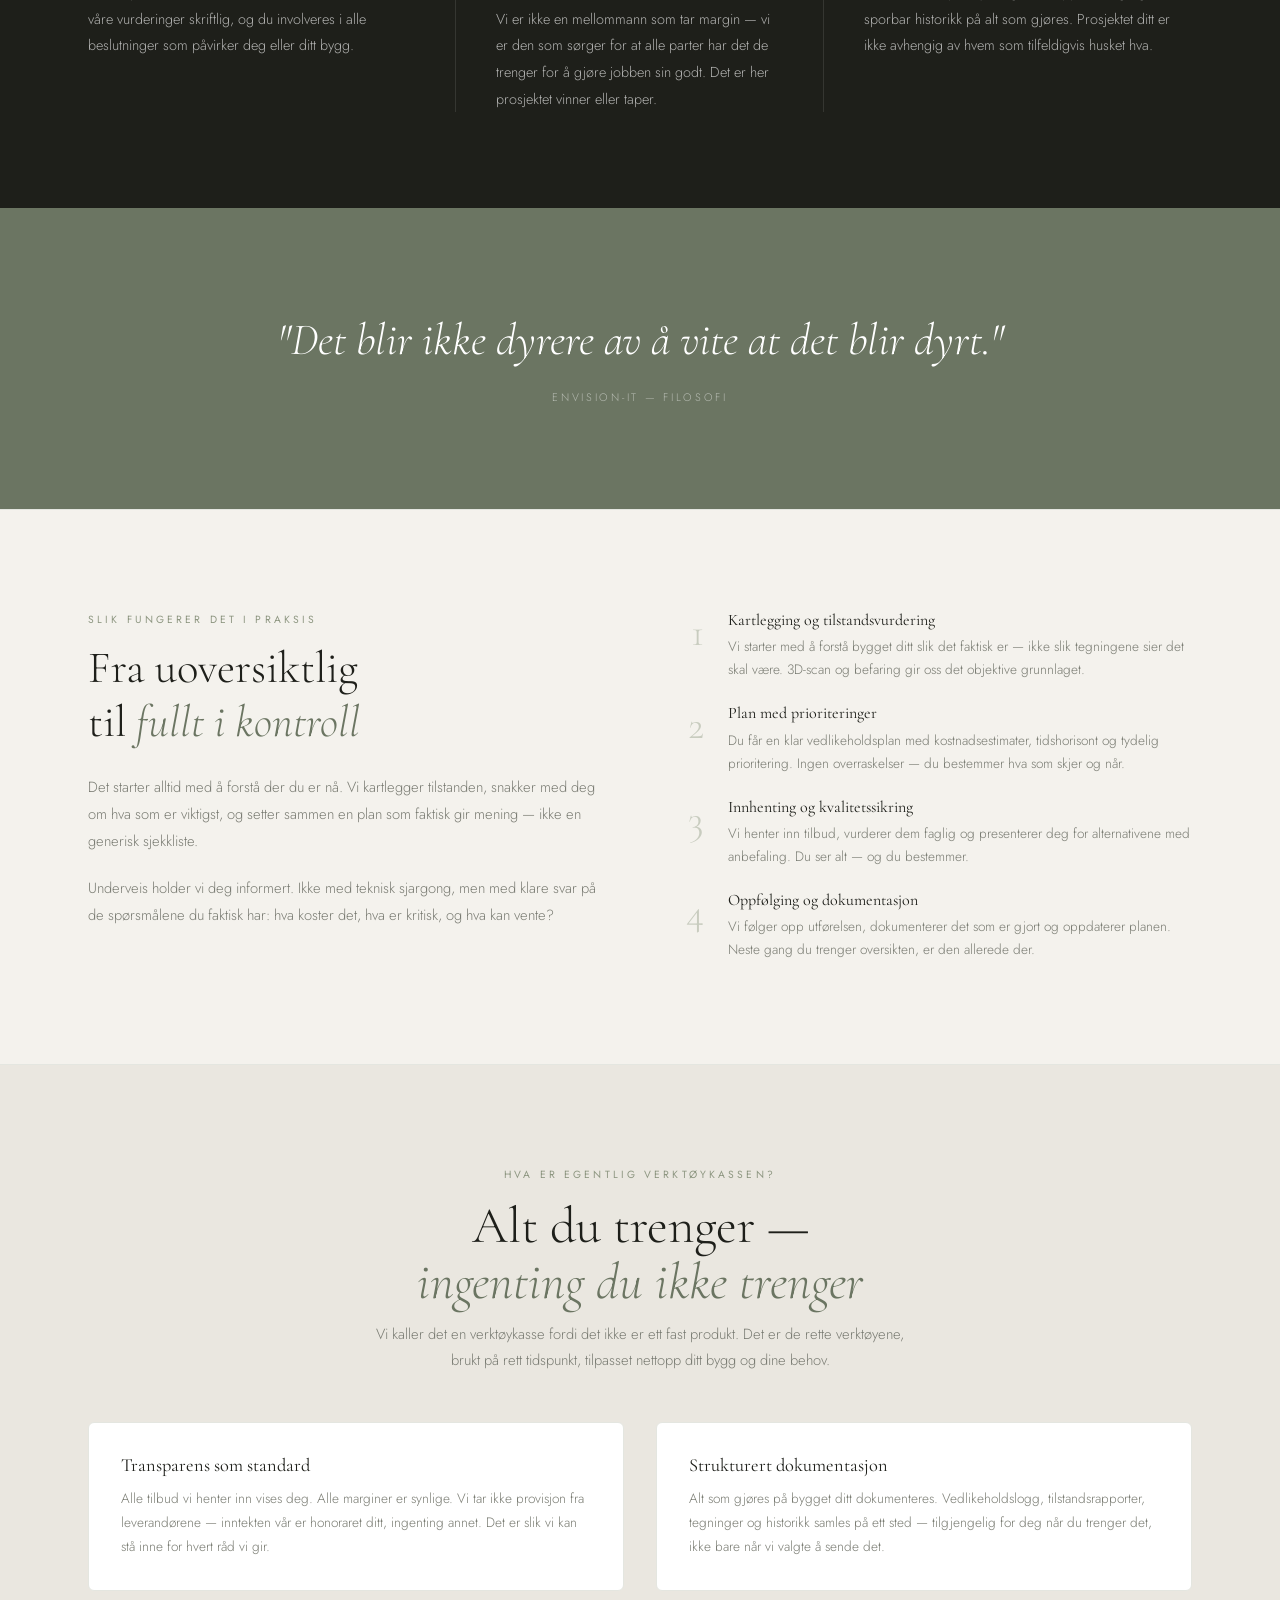
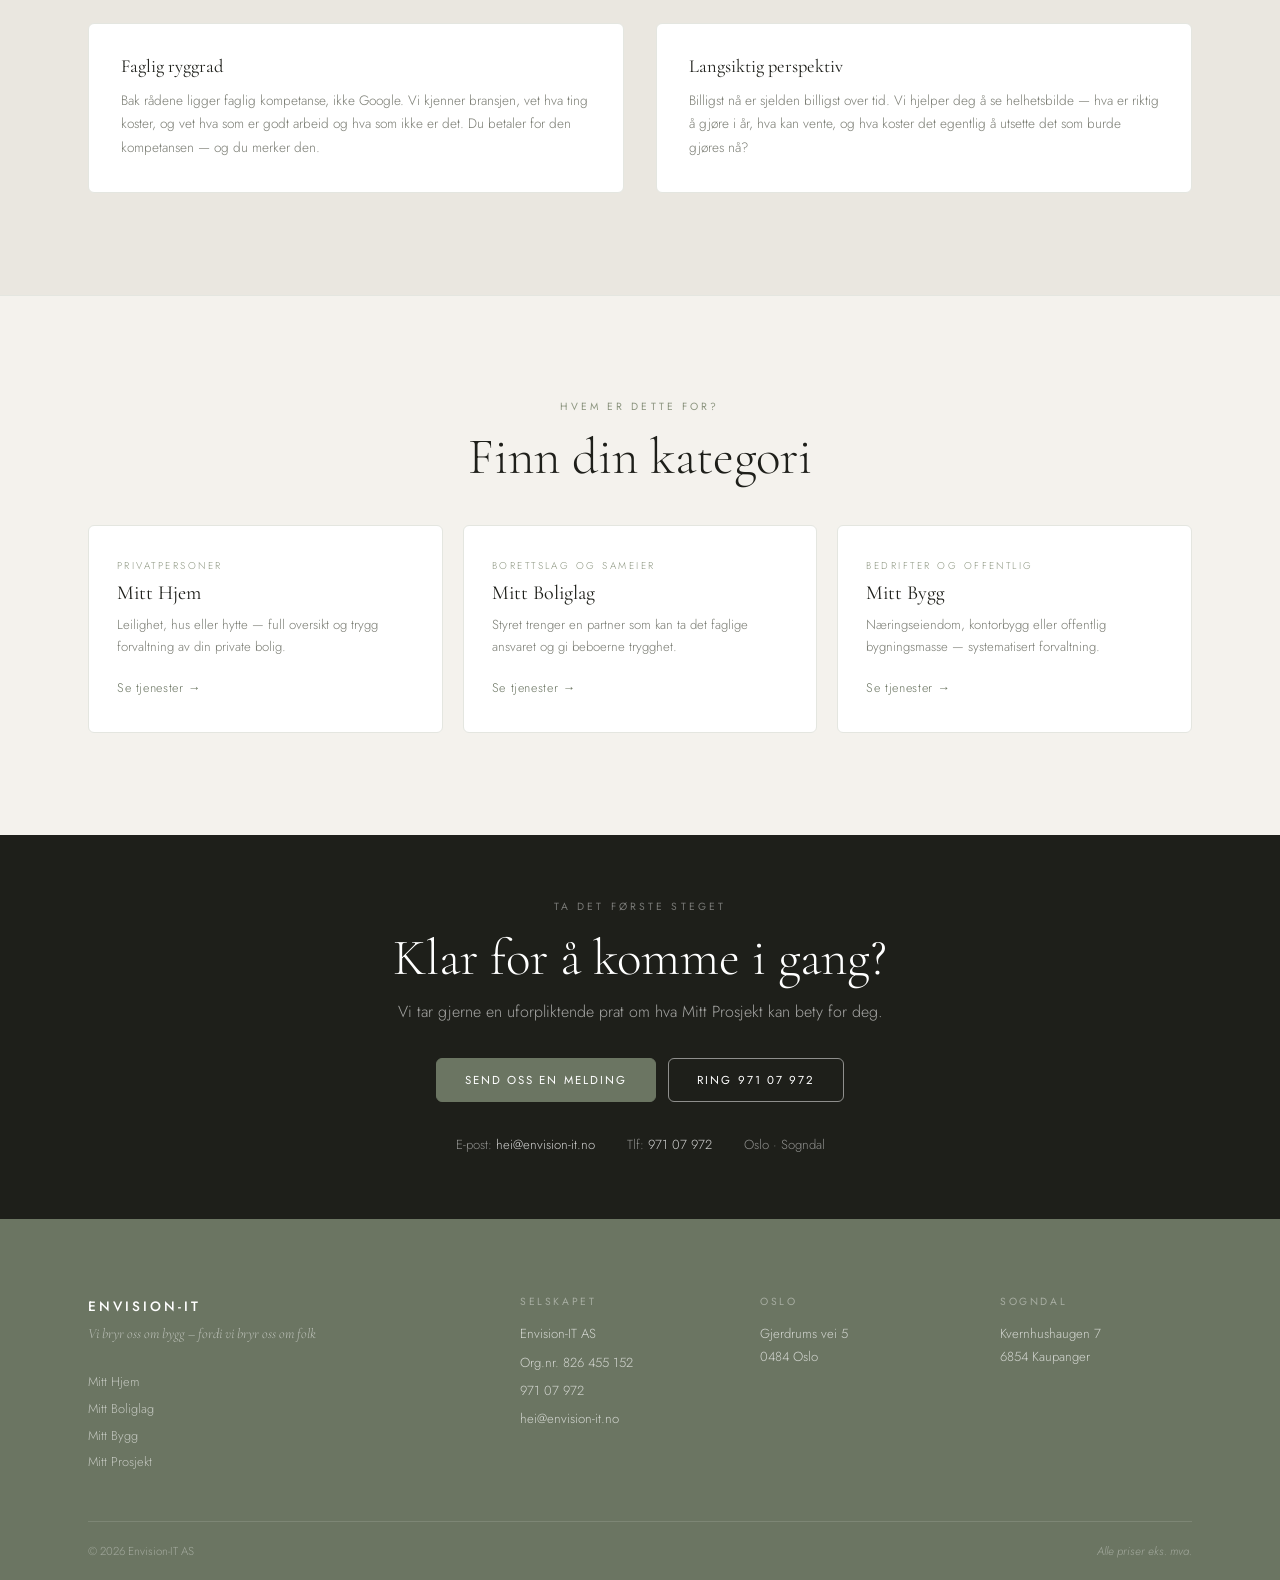
<file: mitt-prosjekt.html>
<!DOCTYPE html>
<html lang="no">
<head>
<meta charset="UTF-8">
<meta name="viewport" content="width=device-width, initial-scale=1.0">
<title>Mitt Prosjekt — Envision-IT</title>
<meta name="description" content="Mitt Prosjekt er verktøykassen for alle — åpenhet, samarbeid og struktur satt i system for deg som byggeier.">
<link rel="canonical" href="https://envision-it.no/mitt-prosjekt">
<meta property="og:type"        content="website">
<meta property="og:url"         content="https://envision-it.no/mitt-prosjekt">
<meta property="og:title"       content="Mitt Prosjekt — Envision-IT">
<meta property="og:description" content="Mitt Prosjekt er verktøykassen for alle — åpenhet, samarbeid og struktur satt i system.">
<meta property="og:image"       content="https://envision-it.no/assets/og-image.jpg">
<link rel="preconnect" href="https://fonts.googleapis.com">
<link rel="preconnect" href="https://fonts.gstatic.com" crossorigin>
<link rel="stylesheet" href="css/global.css">
<style>
body { padding-top: var(--nav-h); }

/* ── HERO ─────────────────────────────────────────────────────── */
.mp-hero {
  background: #1e1f1a;
  color: var(--white);
  padding: clamp(6rem, 12vw, 10rem) var(--gutter) clamp(5rem, 10vw, 8rem);
  text-align: center;
  position: relative;
  overflow: hidden;
}
.mp-hero::before {
  content: '';
  position: absolute;
  inset: 0;
  background: radial-gradient(ellipse at 50% 0%, rgba(107,117,98,0.18) 0%, transparent 65%);
  pointer-events: none;
}
.mp-hero__eyebrow {
  font-size: 0.65rem;
  letter-spacing: 0.35em;
  text-transform: uppercase;
  color: var(--sage-light);
  margin-bottom: 2rem;
  display: block;
}
.mp-hero__display {
  font-family: 'Cormorant Garamond', serif;
  font-size: clamp(4rem, 10vw, 9rem);
  font-weight: 300;
  letter-spacing: 0.25em;
  color: var(--white);
  line-height: 1;
  margin-bottom: 0.6rem;
}
.mp-hero__sub {
  font-family: 'Cormorant Garamond', serif;
  font-style: italic;
  font-size: clamp(1.1rem, 2.5vw, 1.7rem);
  color: rgba(255,255,255,0.45);
  margin-bottom: 2.5rem;
}
.mp-hero__intro {
  max-width: 600px;
  margin-inline: auto;
  font-size: 1rem;
  color: rgba(255,255,255,0.65);
  line-height: 1.8;
}

/* ── CARDS SVG ───────────────────────────────────────────────── */
.mp-hero__cards {
  display: flex;
  justify-content: center;
  margin-bottom: 3rem;
  overflow: visible;
}
.mp-hero__cards svg { overflow: visible; }

/* ── CONTACT STRIP ───────────────────────────────────────────── */
.contact-strip {
  background: var(--dark);
  padding-block: clamp(3rem, 5vw, 4.5rem);
  text-align: center;
}
.contact-strip h2 { color: var(--white); margin-bottom: 0.75rem; }
.contact-strip p  { color: rgba(255,255,255,0.6); margin-bottom: 2rem; }
.contact-strip__methods {
  display: flex;
  justify-content: center;
  gap: 2rem;
  flex-wrap: wrap;
  margin-top: 2rem;
}
.contact-strip__method { font-size: 0.82rem; color: rgba(255,255,255,0.5); }
.contact-strip__method a { color: rgba(255,255,255,0.8); text-decoration: none; transition: color var(--transition); }
.contact-strip__method a:hover { color: var(--white); }

/* ── PILLARS ─────────────────────────────────────────────────── */
.mp-pillars {
  background: #1e1f1a;
  padding-block: clamp(4rem, 8vw, 6rem);
  border-top: 1px solid rgba(255,255,255,0.06);
}
.mp-pillars__grid {
  display: grid;
  grid-template-columns: repeat(3, 1fr);
  gap: 0;
  border-top: 1px solid rgba(255,255,255,0.1);
  padding-top: 3rem;
  margin-top: 2rem;
}
.mp-pillars__item {
  padding: 0 2.5rem 0 0;
  border-right: 1px solid rgba(255,255,255,0.1);
}
.mp-pillars__item:last-child { border-right: none; padding-right: 0; padding-left: 2.5rem; }
.mp-pillars__item:not(:first-child):not(:last-child) { padding-left: 2.5rem; }
.mp-pillars__num {
  font-size: 0.58rem;
  letter-spacing: 0.3em;
  text-transform: uppercase;
  color: var(--sage-light);
  margin-bottom: 0.75rem;
  display: block;
}
.mp-pillars__item h3 {
  font-family: 'Cormorant Garamond', serif;
  font-size: clamp(1.4rem, 2.4vw, 2rem);
  font-weight: 400;
  color: var(--white);
  margin-bottom: 1rem;
  line-height: 1.2;
}
.mp-pillars__item p {
  font-size: 0.9rem;
  color: rgba(255,255,255,0.65);
  line-height: 1.85;
}
@media (max-width: 720px) {
  .mp-pillars__grid { grid-template-columns: 1fr; }
  .mp-pillars__item,
  .mp-pillars__item:not(:first-child):not(:last-child),
  .mp-pillars__item:last-child {
    padding: 2rem 0 0;
    border-right: none;
    border-top: 1px solid rgba(255,255,255,0.1);
  }
  .mp-pillars__item:first-child { padding-top: 0; border-top: none; }
}

/* ── QUOTE ────────────────────────────────────────────────────── */
.mp-quote {
  background: var(--sage);
  padding: clamp(4rem, 8vw, 7rem) var(--gutter);
  text-align: center;
}
.mp-quote blockquote {
  font-family: 'Cormorant Garamond', serif;
  font-style: italic;
  font-size: clamp(1.6rem, 3.5vw, 3rem);
  font-weight: 300;
  color: var(--white);
  line-height: 1.3;
  max-width: 820px;
  margin: 0 auto 1.25rem;
}
.mp-quote figcaption {
  font-size: 0.68rem;
  letter-spacing: 0.25em;
  text-transform: uppercase;
  color: rgba(255,255,255,0.5);
}

/* ── HOW IT WORKS ────────────────────────────────────────────── */
.mp-how {
  background: var(--cream);
  border-top: 1px solid var(--sage-bg);
}
.mp-how__grid {
  display: grid;
  grid-template-columns: 1fr 1fr;
  gap: 4rem;
  align-items: start;
}
.mp-how__lead {
  font-family: 'Cormorant Garamond', serif;
  font-size: clamp(1.8rem, 3.5vw, 2.8rem);
  font-weight: 300;
  line-height: 1.2;
  margin-bottom: 1.5rem;
}
.mp-how__body {
  font-size: 0.92rem;
  color: var(--muted);
  line-height: 1.85;
  margin-bottom: 1.2rem;
}
.mp-how__steps {
  list-style: none;
  display: flex;
  flex-direction: column;
  gap: 1.5rem;
}
.mp-how__step {
  display: flex;
  gap: 1.5rem;
  align-items: flex-start;
}
.mp-how__step-num {
  font-family: 'Cormorant Garamond', serif;
  font-size: 2.5rem;
  font-weight: 300;
  color: var(--sage-pale);
  line-height: 1;
  flex-shrink: 0;
  width: 2rem;
  text-align: right;
}
.mp-how__step-content h4 {
  font-size: 1rem;
  font-weight: 400;
  margin-bottom: 0.35rem;
}
.mp-how__step-content p {
  font-size: 0.85rem;
  color: var(--muted);
  line-height: 1.7;
}
@media (max-width: 760px) {
  .mp-how__grid { grid-template-columns: 1fr; gap: 3rem; }
}

/* ── TOOLBOX CONCEPT ─────────────────────────────────────────── */
.mp-toolbox {
  background: var(--cream-dark);
  border-top: 1px solid var(--sage-bg);
}
.mp-toolbox__cols {
  display: grid;
  grid-template-columns: repeat(2, 1fr);
  gap: 2rem;
  margin-top: 3rem;
}
.mp-toolbox__col {
  background: var(--white);
  border: 1px solid var(--sage-bg);
  border-radius: var(--radius);
  padding: 2rem;
}
.mp-toolbox__col h3 {
  font-size: 1.15rem;
  font-weight: 400;
  margin-bottom: 0.75rem;
}
.mp-toolbox__col p {
  font-size: 0.85rem;
  color: var(--muted);
  line-height: 1.75;
}
@media (max-width: 640px) {
  .mp-toolbox__cols { grid-template-columns: 1fr; }
}

/* ── SEGMENT TILES ───────────────────────────────────────────── */
.mp-segments {
  background: var(--cream);
  border-top: 1px solid var(--sage-bg);
}
.mp-segments__grid {
  display: grid;
  grid-template-columns: repeat(3, 1fr);
  gap: 1.25rem;
  margin-top: 2.5rem;
}
.mp-segment-tile {
  display: block;
  padding: 2rem 1.75rem;
  border: 1px solid var(--sage-bg);
  border-radius: var(--radius);
  background: var(--white);
  text-decoration: none;
  transition: box-shadow var(--transition), transform var(--transition);
}
.mp-segment-tile:hover {
  box-shadow: 0 8px 32px rgba(30,31,26,0.08);
  transform: translateY(-3px);
}
.mp-segment-tile__kicker {
  font-size: 0.62rem;
  letter-spacing: 0.25em;
  text-transform: uppercase;
  color: var(--sage-light);
  display: block;
  margin-bottom: 0.5rem;
}
.mp-segment-tile h3 {
  font-size: 1.25rem;
  font-weight: 400;
  color: var(--dark);
  margin-bottom: 0.6rem;
}
.mp-segment-tile p {
  font-size: 0.82rem;
  color: var(--muted);
  line-height: 1.7;
  margin-bottom: 1rem;
}
.mp-segment-tile__arrow {
  font-size: 0.78rem;
  color: var(--sage);
  letter-spacing: 0.05em;
}
@media (max-width: 760px) {
  .mp-segments__grid { grid-template-columns: 1fr; }
}
</style>
</head>
<body>

<!-- NAV -->
<nav class="site-nav" role="navigation" aria-label="Hovedmeny">
  <div class="site-nav__inner">
    <a href="/" class="site-nav__brand" aria-label="Envision-IT – hjem">
      <span class="site-nav__brand-name">ENVISION-IT</span>
      <span class="site-nav__brand-tagline">Vi bryr oss om bygg</span>
    </a>
    <div class="site-nav__links" role="list">
      <div class="site-nav__dropdown" role="listitem">
        <button class="site-nav__link site-nav__link--dropdown" aria-haspopup="true">
          Tjenester
          <svg width="10" height="6" viewBox="0 0 10 6" fill="none" aria-hidden="true"><path d="M1 1l4 4 4-4" stroke="currentColor" stroke-width="1.5" stroke-linecap="round"/></svg>
        </button>
        <div class="site-nav__dropdown-panel" role="menu">
          <a href="/mitt-hjem.html"     class="site-nav__dropdown-item" data-nav-link role="menuitem"><span class="site-nav__dropdown-title">Mitt Hjem</span><span class="site-nav__dropdown-sub">Privatpersoner</span></a>
          <a href="/mitt-boliglag.html" class="site-nav__dropdown-item" data-nav-link role="menuitem"><span class="site-nav__dropdown-title">Mitt Boliglag</span><span class="site-nav__dropdown-sub">Borettslag og sameier</span></a>
          <a href="/mitt-bygg.html"     class="site-nav__dropdown-item" data-nav-link role="menuitem"><span class="site-nav__dropdown-title">Mitt Bygg</span><span class="site-nav__dropdown-sub">Bedrifter og offentlig</span></a>
        </div>
      </div>
      <a href="/mitt-prosjekt.html" class="site-nav__link nav-active" data-nav-link>Mitt Prosjekt</a>
      <a href="/3d-scan.html"       class="site-nav__link" data-nav-link>3D-Scan</a>
      <a href="/3d-scan.html#kalkulator" class="site-nav__link" data-nav-link role="listitem">Priskalkulator</a>
      <a href="/om-oss.html"        class="site-nav__link" data-nav-link>Om oss</a>
      <a href="/kontakt.html"       class="site-nav__link site-nav__link--cta btn-outline" data-nav-link>Kontakt oss</a>
    </div>
    <button class="site-nav__hamburger" id="nav-toggle" aria-label="Åpne meny"><span></span><span></span><span></span></button>
  </div>
</nav>
<div class="site-nav__drawer" id="nav-drawer" role="dialog" aria-modal="true" aria-label="Mobilmeny">
  <div class="site-nav__drawer-inner">
    <div class="site-nav__drawer-header">
      <span class="site-nav__brand-name" style="color:var(--white)">ENVISION-IT</span>
      <button class="site-nav__drawer-close" id="nav-drawer-close" aria-label="Lukk meny">
        <svg width="20" height="20" viewBox="0 0 20 20" fill="none" aria-hidden="true"><path d="M4 4l12 12M16 4L4 16" stroke="currentColor" stroke-width="1.5" stroke-linecap="round"/></svg>
      </button>
    </div>
    <nav class="site-nav__drawer-links">
      <span class="site-nav__drawer-section">Tjenester</span>
      <a href="/mitt-hjem.html"     class="site-nav__drawer-link" data-nav-link>Mitt Hjem</a>
      <a href="/mitt-boliglag.html" class="site-nav__drawer-link" data-nav-link>Mitt Boliglag</a>
      <a href="/mitt-bygg.html"     class="site-nav__drawer-link" data-nav-link>Mitt Bygg</a>
      <a href="/mitt-prosjekt.html" class="site-nav__drawer-link nav-active" data-nav-link>Mitt Prosjekt</a>
      <span class="site-nav__drawer-section" style="margin-top:1rem">Verktøy</span>
      <a href="/3d-scan.html"  class="site-nav__drawer-link" data-nav-link>3D-Scan</a>
      <a href="/3d-scan.html#kalkulator" class="site-nav__drawer-link" data-nav-link>Priskalkulator</a>
      <span class="site-nav__drawer-section" style="margin-top:1rem">Selskapet</span>
      <a href="/om-oss.html"  class="site-nav__drawer-link" data-nav-link>Om oss</a>
      <a href="/kontakt.html" class="site-nav__drawer-link site-nav__drawer-link--cta" data-nav-link>Kontakt oss</a>
    </nav>
    <div class="site-nav__drawer-contact">
      <a href="tel:97107972">971 07 972</a>
      <a href="mailto:hei@envision-it.no">hei@envision-it.no</a>
    </div>
  </div>
</div>

<main id="main-content">

  <!-- ── HERO ──────────────────────────────────────────────────── -->
  <section class="mp-hero" aria-label="Mitt Prosjekt">

    <div class="mp-hero__cards" aria-hidden="true">
      <svg width="220" height="170" viewBox="0 0 220 170" fill="none" xmlns="http://www.w3.org/2000/svg">
        <g transform="translate(10,20) rotate(-18,50,70)">
          <rect width="80" height="115" rx="7" fill="rgba(255,255,255,0.06)" stroke="rgba(255,255,255,0.16)" stroke-width="1.5"/>
          <text x="9" y="22" fill="rgba(255,255,255,0.6)" font-size="16" font-family="Georgia,serif" font-weight="bold">A</text>
          <text x="40" y="74" fill="rgba(255,255,255,0.38)" font-size="32" font-family="Georgia,serif" text-anchor="middle">♣</text>
        </g>
        <g transform="translate(130,20) rotate(18,50,70)">
          <rect width="80" height="115" rx="7" fill="rgba(255,255,255,0.06)" stroke="rgba(255,255,255,0.16)" stroke-width="1.5"/>
          <text x="9" y="22" fill="rgba(255,255,255,0.6)" font-size="16" font-family="Georgia,serif" font-weight="bold">A</text>
          <text x="40" y="74" fill="rgba(185,74,74,0.62)" font-size="32" font-family="Georgia,serif" text-anchor="middle">♦</text>
        </g>
        <g transform="translate(70,5)">
          <rect width="80" height="115" rx="7" fill="rgba(255,255,255,0.12)" stroke="rgba(255,255,255,0.32)" stroke-width="1.5"/>
          <text x="9" y="22" fill="rgba(255,255,255,0.88)" font-size="16" font-family="Georgia,serif" font-weight="bold">A</text>
          <text x="40" y="74" fill="rgba(185,74,74,0.82)" font-size="34" font-family="Georgia,serif" text-anchor="middle">♥</text>
        </g>
      </svg>
    </div>

    <span class="mp-hero__eyebrow reveal">Vår arbeidsmetode</span>
    <p class="mp-hero__display reveal">MITT PROSJEKT</p>
    <p class="mp-hero__sub reveal reveal-delay-1">— verktøykassen for alle</p>
    <p class="mp-hero__intro reveal reveal-delay-2">
      Vi tror på at de beste prosjektene bygger på åpenhet, ærlighet og samarbeid.
      Mitt Prosjekt er ikke et produkt — det er en måte å jobbe på. En filosofi
      som gjennomsyrer alt vi gjør, uavhengig av hvem du er eller hva du eier.
    </p>

  </section>

  <!-- ── THREE PILLARS ─────────────────────────────────────────── -->
  <section class="mp-pillars" aria-label="Tre pilarer">
    <div class="container">

      <div class="text-center reveal">
        <span class="eyebrow" style="color:rgba(255,255,255,0.4)">Filosofien bak</span>
        <h2 style="color:var(--white)">Tre prinsipper.<br><em style="color:var(--sage-light)">Én arbeidsmetode.</em></h2>
      </div>

      <div class="mp-pillars__grid">

        <div class="mp-pillars__item reveal reveal-delay-1">
          <span class="mp-pillars__num">01</span>
          <h3>Åpne kort</h3>
          <p>
            Vi holder ingenting tilbake. Du vet alltid hva som skjer, hva det koster,
            og hva vi mener — også når det er ubehagelig å si det høyt.
            Full transparens er ikke et løfte vi gir, det er standarden vi alltid
            holder oss til.
          </p>
          <p style="margin-top:1rem">
            Det betyr konkret: du ser alle tilbud vi henter inn, du får våre
            vurderinger skriftlig, og du involveres i alle beslutninger som påvirker
            deg eller ditt bygg.
          </p>
        </div>

        <div class="mp-pillars__item reveal reveal-delay-2">
          <span class="mp-pillars__num">02</span>
          <h3>2 + 2 = 5</h3>
          <p>
            Godt samarbeid er den mest lønnsomme investeringen i et byggeprosjekt.
            Når byggeier, leverandør og rådgiver jobber mot samme mål med samme
            informasjon, blir summen alltid større enn delene.
          </p>
          <p style="margin-top:1rem">
            Vi er ikke en mellommann som tar margin — vi er den som sørger for at
            alle parter har det de trenger for å gjøre jobben sin godt. Det er her
            prosjektet vinner eller taper.
          </p>
        </div>

        <div class="mp-pillars__item reveal reveal-delay-3">
          <span class="mp-pillars__num">03</span>
          <h3>Satt i system</h3>
          <p>
            Gode intensjoner er ikke nok. De beste intensjonene i bransjen har gått
            tapt fordi ingen satte dem i system. Vi dokumenterer, strukturerer og
            følger opp — slik at ingenting faller mellom to stoler.
          </p>
          <p style="margin-top:1rem">
            Du får en klar plan, jevnlig statusoppdatering og sporbar historikk
            på alt som gjøres. Prosjektet ditt er ikke avhengig av hvem som tilfeldigvis
            husket hva.
          </p>
        </div>

      </div>
    </div>
  </section>

  <!-- ── QUOTE ─────────────────────────────────────────────────── -->
  <section class="mp-quote">
    <div class="container" style="max-width:900px">
      <figure class="reveal">
        <blockquote>"Det blir ikke dyrere av å vite at det blir dyrt."</blockquote>
        <figcaption>Envision-IT — filosofi</figcaption>
      </figure>
    </div>
  </section>

  <!-- ── HOW IT WORKS ──────────────────────────────────────────── -->
  <section class="mp-how section" aria-label="Slik fungerer det">
    <div class="container">
      <div class="mp-how__grid">

        <div class="reveal">
          <span class="eyebrow">Slik fungerer det i praksis</span>
          <h2 class="mp-how__lead">Fra uoversiktlig<br>til <em>fullt i kontroll</em></h2>
          <p class="mp-how__body">
            Det starter alltid med å forstå der du er nå. Vi kartlegger tilstanden,
            snakker med deg om hva som er viktigst, og setter sammen en plan som
            faktisk gir mening — ikke en generisk sjekkliste.
          </p>
          <p class="mp-how__body">
            Underveis holder vi deg informert. Ikke med teknisk sjargong, men med
            klare svar på de spørsmålene du faktisk har: hva koster det, hva er
            kritisk, og hva kan vente?
          </p>
        </div>

        <ol class="mp-how__steps reveal reveal-delay-2">
          <li class="mp-how__step">
            <span class="mp-how__step-num">1</span>
            <div class="mp-how__step-content">
              <h4>Kartlegging og tilstandsvurdering</h4>
              <p>Vi starter med å forstå bygget ditt slik det faktisk er — ikke slik tegningene sier det skal være. 3D-scan og befaring gir oss det objektive grunnlaget.</p>
            </div>
          </li>
          <li class="mp-how__step">
            <span class="mp-how__step-num">2</span>
            <div class="mp-how__step-content">
              <h4>Plan med prioriteringer</h4>
              <p>Du får en klar vedlikeholdsplan med kostnadsestimater, tidshorisont og tydelig prioritering. Ingen overraskelser — du bestemmer hva som skjer og når.</p>
            </div>
          </li>
          <li class="mp-how__step">
            <span class="mp-how__step-num">3</span>
            <div class="mp-how__step-content">
              <h4>Innhenting og kvalitetssikring</h4>
              <p>Vi henter inn tilbud, vurderer dem faglig og presenterer deg for alternativene med anbefaling. Du ser alt — og du bestemmer.</p>
            </div>
          </li>
          <li class="mp-how__step">
            <span class="mp-how__step-num">4</span>
            <div class="mp-how__step-content">
              <h4>Oppfølging og dokumentasjon</h4>
              <p>Vi følger opp utførelsen, dokumenterer det som er gjort og oppdaterer planen. Neste gang du trenger oversikten, er den allerede der.</p>
            </div>
          </li>
        </ol>

      </div>
    </div>
  </section>

  <!-- ── TOOLBOX CONCEPT ───────────────────────────────────────── -->
  <section class="mp-toolbox section" aria-label="Verktøykassen">
    <div class="container">

      <div class="text-center mb-md reveal">
        <span class="eyebrow">Hva er egentlig verktøykassen?</span>
        <h2>Alt du trenger —<br><em>ingenting du ikke trenger</em></h2>
        <p style="max-width:560px;margin-inline:auto;margin-top:0.75rem;font-size:0.92rem;color:var(--muted)">
          Vi kaller det en verktøykasse fordi det ikke er ett fast produkt.
          Det er de rette verktøyene, brukt på rett tidspunkt, tilpasset
          nettopp ditt bygg og dine behov.
        </p>
      </div>

      <div class="mp-toolbox__cols">
        <div class="mp-toolbox__col reveal reveal-delay-1">
          <h3>Transparens som standard</h3>
          <p>
            Alle tilbud vi henter inn vises deg. Alle marginer er synlige. Vi tar
            ikke provisjon fra leverandørene — inntekten vår er honoraret ditt,
            ingenting annet. Det er slik vi kan stå inne for hvert råd vi gir.
          </p>
        </div>
        <div class="mp-toolbox__col reveal reveal-delay-2">
          <h3>Strukturert dokumentasjon</h3>
          <p>
            Alt som gjøres på bygget ditt dokumenteres. Vedlikeholdslogg, tilstandsrapporter,
            tegninger og historikk samles på ett sted — tilgjengelig for deg når du
            trenger det, ikke bare når vi valgte å sende det.
          </p>
        </div>
        <div class="mp-toolbox__col reveal reveal-delay-3">
          <h3>Faglig ryggrad</h3>
          <p>
            Bak rådene ligger faglig kompetanse, ikke Google. Vi kjenner bransjen,
            vet hva ting koster, og vet hva som er godt arbeid og hva som ikke er det.
            Du betaler for den kompetansen — og du merker den.
          </p>
        </div>
        <div class="mp-toolbox__col reveal reveal-delay-1">
          <h3>Langsiktig perspektiv</h3>
          <p>
            Billigst nå er sjelden billigst over tid. Vi hjelper deg å se helhetsbilde —
            hva er riktig å gjøre i år, hva kan vente, og hva koster det egentlig
            å utsette det som burde gjøres nå?
          </p>
        </div>
      </div>

    </div>
  </section>

  <!-- ── SEGMENT TILES ─────────────────────────────────────────── -->
  <section class="mp-segments section" aria-label="Hvem er dette for?">
    <div class="container">

      <div class="text-center mb-md reveal">
        <span class="eyebrow">Hvem er dette for?</span>
        <h2>Finn din kategori</h2>
      </div>

      <div class="mp-segments__grid">

        <a href="/mitt-hjem.html#mitt-prosjekt" class="mp-segment-tile reveal reveal-delay-1">
          <span class="mp-segment-tile__kicker">Privatpersoner</span>
          <h3>Mitt Hjem</h3>
          <p>Leilighet, hus eller hytte — full oversikt og trygg forvaltning av din private bolig.</p>
          <span class="mp-segment-tile__arrow">Se tjenester →</span>
        </a>

        <a href="/mitt-boliglag.html#mitt-prosjekt" class="mp-segment-tile reveal reveal-delay-2">
          <span class="mp-segment-tile__kicker">Borettslag og sameier</span>
          <h3>Mitt Boliglag</h3>
          <p>Styret trenger en partner som kan ta det faglige ansvaret og gi beboerne trygghet.</p>
          <span class="mp-segment-tile__arrow">Se tjenester →</span>
        </a>

        <a href="/mitt-bygg.html#mitt-prosjekt" class="mp-segment-tile reveal reveal-delay-3">
          <span class="mp-segment-tile__kicker">Bedrifter og offentlig</span>
          <h3>Mitt Bygg</h3>
          <p>Næringseiendom, kontorbygg eller offentlig bygningsmasse — systematisert forvaltning.</p>
          <span class="mp-segment-tile__arrow">Se tjenester →</span>
        </a>

      </div>
    </div>
  </section>

  <!-- ── CONTACT CTA ────────────────────────────────────────────── -->
  <section class="contact-strip" aria-label="Kontakt oss">
    <div class="container">
      <span class="eyebrow" style="color:rgba(255,255,255,0.4)">Ta det første steget</span>
      <h2 class="reveal">Klar for å komme i gang?</h2>
      <p class="reveal reveal-delay-1">Vi tar gjerne en uforpliktende prat om hva Mitt Prosjekt kan bety for deg.</p>
      <div class="flex flex-center gap-sm flex-wrap reveal reveal-delay-2">
        <a href="/kontakt.html" class="btn-solid">Send oss en melding</a>
        <a href="tel:97107972"  class="btn-light">Ring 971 07 972</a>
      </div>
      <div class="contact-strip__methods">
        <span class="contact-strip__method">E-post: <a href="mailto:hei@envision-it.no">hei@envision-it.no</a></span>
        <span class="contact-strip__method">Tlf: <a href="tel:97107972">971 07 972</a></span>
        <span class="contact-strip__method">Oslo · Sogndal</span>
      </div>
    </div>
  </section>

</main>

<!-- FOOTER -->
<footer class="site-footer">
  <div class="site-footer__inner container">
    <div class="site-footer__grid">
      <div class="site-footer__col site-footer__col--brand">
        <a href="/" class="site-footer__brand"><span class="site-footer__brand-name">ENVISION-IT</span><span class="site-footer__brand-tagline">Vi bryr oss om bygg – fordi vi bryr oss om folk</span></a>
        <nav class="site-footer__nav">
          <a href="/mitt-hjem.html">Mitt Hjem</a><a href="/mitt-boliglag.html">Mitt Boliglag</a><a href="/mitt-bygg.html">Mitt Bygg</a><a href="/mitt-prosjekt.html">Mitt Prosjekt</a>
        </nav>
      </div>
      <div class="site-footer__col">
        <h4 class="site-footer__col-title">Selskapet</h4>
        <ul class="site-footer__list">
          <li>Envision-IT AS</li><li>Org.nr. 826 455 152</li>
          <li><a href="tel:97107972">971 07 972</a></li>
          <li><a href="mailto:hei@envision-it.no">hei@envision-it.no</a></li>
        </ul>
      </div>
      <div class="site-footer__col">
        <h4 class="site-footer__col-title">Oslo</h4>
        <address class="site-footer__address">Gjerdrums vei 5<br>0484 Oslo</address>
      </div>
      <div class="site-footer__col">
        <h4 class="site-footer__col-title">Sogndal</h4>
        <address class="site-footer__address">Kvernhushaugen 7<br>6854 Kaupanger</address>
      </div>
    </div>
    <div class="site-footer__bottom">
      <span>© <span data-year></span> Envision-IT AS</span>
      <span class="site-footer__bottom-tagline">Alle priser eks. mva.</span>
    </div>
  </div>
</footer>

<style>
.site-nav{position:fixed;top:0;left:0;right:0;z-index:200;background:var(--sage);transition:box-shadow .3s ease}.site-nav.scrolled{box-shadow:0 4px 24px rgba(30,31,26,.18)}.site-nav__inner{max-width:var(--max-w);margin-inline:auto;padding-inline:var(--gutter);height:var(--nav-h);display:flex;align-items:center;justify-content:space-between}.site-nav__brand{display:flex;flex-direction:column;gap:.1rem;text-decoration:none}.site-nav__brand-name{font-family:'Jost',sans-serif;font-weight:500;font-size:.82rem;letter-spacing:.2em;color:var(--white)}.site-nav__brand-tagline{font-family:'Cormorant Garamond',serif;font-style:italic;font-size:.7rem;color:rgba(255,255,255,.62);letter-spacing:.04em}.site-nav__links{display:flex;align-items:center;gap:.25rem}.site-nav__link{background:none;border:none;font-family:'Jost',sans-serif;font-size:.78rem;font-weight:300;letter-spacing:.08em;color:rgba(255,255,255,.82);padding:.5rem .85rem;border-radius:var(--radius);transition:color var(--transition),background var(--transition);cursor:pointer;text-decoration:none;display:flex;align-items:center;gap:.35rem}.site-nav__link:hover{color:var(--white);background:rgba(255,255,255,.1)}.site-nav__link.nav-active{color:var(--white)}.site-nav__link--cta{border:1px solid rgba(255,255,255,.45)!important;color:var(--white)!important;margin-left:.5rem}.site-nav__link--cta:hover{background:rgba(255,255,255,.15)!important}.site-nav__dropdown{position:relative}.site-nav__link--dropdown svg{transition:transform .2s ease}.site-nav__dropdown:hover .site-nav__link--dropdown svg,.site-nav__dropdown:focus-within .site-nav__link--dropdown svg{transform:rotate(180deg)}.site-nav__dropdown-panel{position:absolute;top:calc(100% + 2px);left:50%;background:var(--white);border:1px solid var(--sage-bg);border-radius:var(--radius-lg);padding:.75rem;min-width:240px;box-shadow:0 12px 40px rgba(30,31,26,.12);opacity:0;pointer-events:none;transform:translateX(-50%) translateY(8px);transition:opacity .2s ease,transform .2s ease}.site-nav__dropdown:hover .site-nav__dropdown-panel,.site-nav__dropdown:focus-within .site-nav__dropdown-panel{opacity:1;pointer-events:all;transform:translateX(-50%) translateY(0)}.site-nav__dropdown-item{display:flex;flex-direction:column;gap:.15rem;padding:.7rem .9rem;border-radius:var(--radius);text-decoration:none;transition:background var(--transition)}.site-nav__dropdown-item:hover{background:var(--cream)}.site-nav__dropdown-item.nav-active{background:var(--cream-dark)}.site-nav__dropdown-title{font-size:.82rem;font-weight:400;color:var(--dark)}.site-nav__dropdown-sub{font-size:.68rem;color:var(--muted)}.site-nav__dropdown-divider{border:none;border-top:1px solid var(--sage-bg);margin:.4rem 0}.site-nav__hamburger{display:none;flex-direction:column;gap:5px;background:none;border:none;padding:.5rem;cursor:pointer}.site-nav__hamburger span{display:block;width:22px;height:1.5px;background:var(--white);border-radius:2px;transition:all .25s ease}.site-nav__drawer{position:fixed;inset:0;z-index:300;background:rgba(30,31,26,.55);backdrop-filter:blur(4px);opacity:0;pointer-events:none;transition:opacity .3s ease}.site-nav__drawer.open{opacity:1;pointer-events:all}.site-nav__drawer-inner{position:absolute;top:0;right:0;bottom:0;width:min(320px,90vw);background:var(--dark);display:flex;flex-direction:column;transform:translateX(100%);transition:transform .35s cubic-bezier(.4,0,.2,1)}.site-nav__drawer.open .site-nav__drawer-inner{transform:translateX(0)}.site-nav__drawer-header{display:flex;align-items:center;justify-content:space-between;padding:1.25rem 1.5rem;border-bottom:1px solid rgba(255,255,255,.08)}.site-nav__drawer-close{background:none;border:none;color:rgba(255,255,255,.6);cursor:pointer;padding:.25rem;transition:color var(--transition)}.site-nav__drawer-close:hover{color:var(--white)}.site-nav__drawer-links{flex:1;overflow-y:auto;padding:1.25rem 1.5rem;display:flex;flex-direction:column;gap:.15rem}.site-nav__drawer-section{font-size:.6rem;letter-spacing:.3em;text-transform:uppercase;color:rgba(255,255,255,.35);margin-bottom:.4rem;display:block}.site-nav__drawer-link{font-size:.95rem;color:rgba(255,255,255,.78);text-decoration:none;padding:.65rem .75rem;border-radius:var(--radius);transition:background var(--transition),color var(--transition)}.site-nav__drawer-link:hover,.site-nav__drawer-link.nav-active{background:rgba(255,255,255,.08);color:var(--white)}.site-nav__drawer-link--cta{margin-top:1rem;border:1px solid rgba(255,255,255,.3);text-align:center}.site-nav__drawer-contact{padding:1.25rem 1.5rem;border-top:1px solid rgba(255,255,255,.08);display:flex;flex-direction:column;gap:.35rem}.site-nav__drawer-contact a{font-size:.78rem;color:rgba(255,255,255,.5);text-decoration:none;transition:color var(--transition)}.site-nav__drawer-contact a:hover{color:var(--white)}.site-footer{background:var(--sage);color:rgba(255,255,255,.82);padding-top:clamp(3rem,6vw,5rem)}.site-footer__grid{display:grid;grid-template-columns:2fr 1fr 1fr 1fr;gap:3rem;padding-bottom:3rem;border-bottom:1px solid rgba(255,255,255,.12)}.site-footer__brand{display:flex;flex-direction:column;gap:.4rem;margin-bottom:1.75rem;text-decoration:none}.site-footer__brand-name{font-family:'Jost',sans-serif;font-weight:500;font-size:.85rem;letter-spacing:.22em;color:var(--white)}.site-footer__brand-tagline{font-family:'Cormorant Garamond',serif;font-style:italic;font-size:.88rem;color:rgba(255,255,255,.55);line-height:1.4;max-width:240px}.site-footer__nav{display:flex;flex-direction:column;gap:.4rem}.site-footer__nav a{font-size:.8rem;color:rgba(255,255,255,.6);text-decoration:none;transition:color var(--transition)}.site-footer__nav a:hover{color:var(--white)}.site-footer__col-title{font-family:'Jost',sans-serif;font-weight:400;font-size:.65rem;letter-spacing:.25em;text-transform:uppercase;color:rgba(255,255,255,.4);margin-bottom:1rem}.site-footer__list{display:flex;flex-direction:column;gap:.45rem}.site-footer__list li{font-size:.82rem;color:rgba(255,255,255,.7)}.site-footer__list a{color:rgba(255,255,255,.7);text-decoration:none;transition:color var(--transition)}.site-footer__list a:hover{color:var(--white)}.site-footer__address{font-style:normal;font-size:.82rem;color:rgba(255,255,255,.7);line-height:1.75}.site-footer__bottom{display:flex;align-items:center;justify-content:space-between;padding-block:1.25rem;font-size:.72rem;color:rgba(255,255,255,.38)}.site-footer__bottom-tagline{font-style:italic}@media(max-width:900px){.site-nav__links{display:none}.site-nav__hamburger{display:flex}.site-footer__grid{grid-template-columns:1fr 1fr;gap:2rem}.site-footer__col--brand{grid-column:1/-1}}@media(max-width:480px){.site-footer__grid{grid-template-columns:1fr}.site-footer__bottom{flex-direction:column;gap:.4rem;text-align:center}}
</style>

<script src="js/global.js"></script>
</body>
</html>
</file>
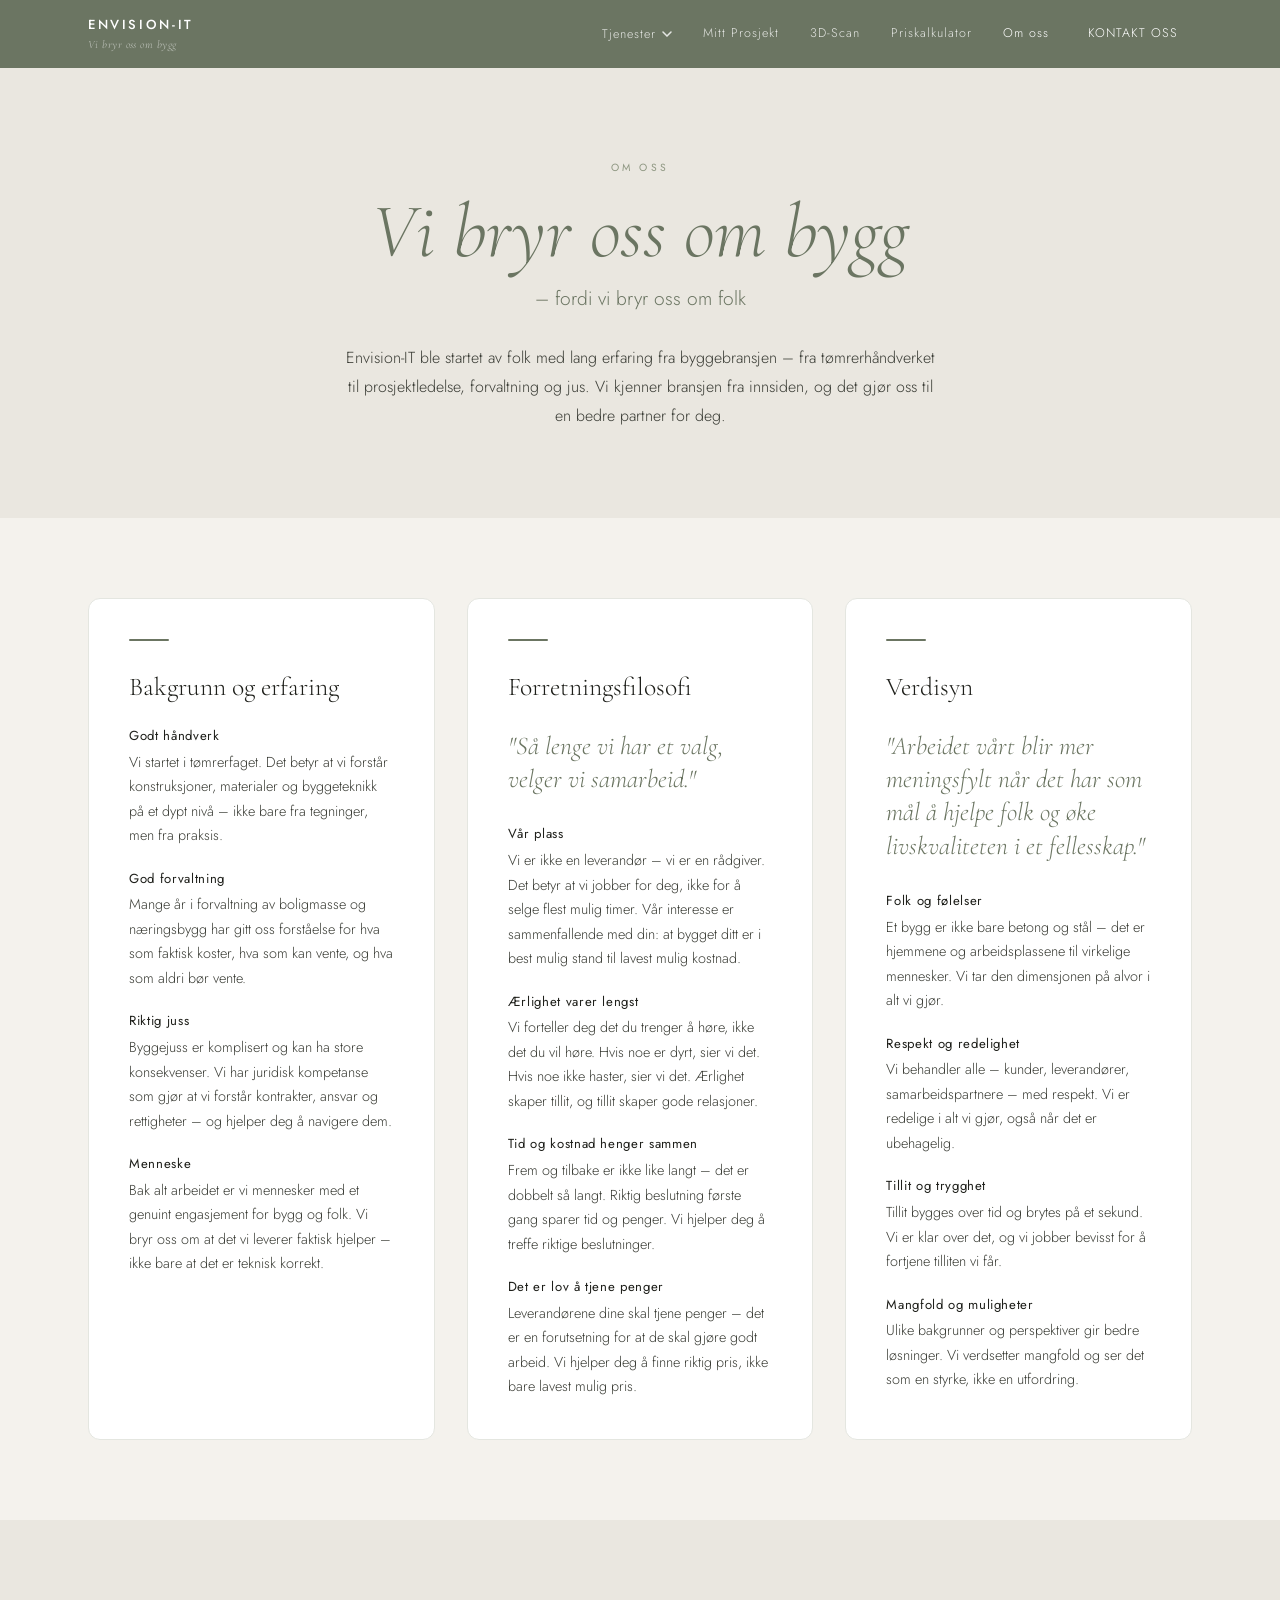
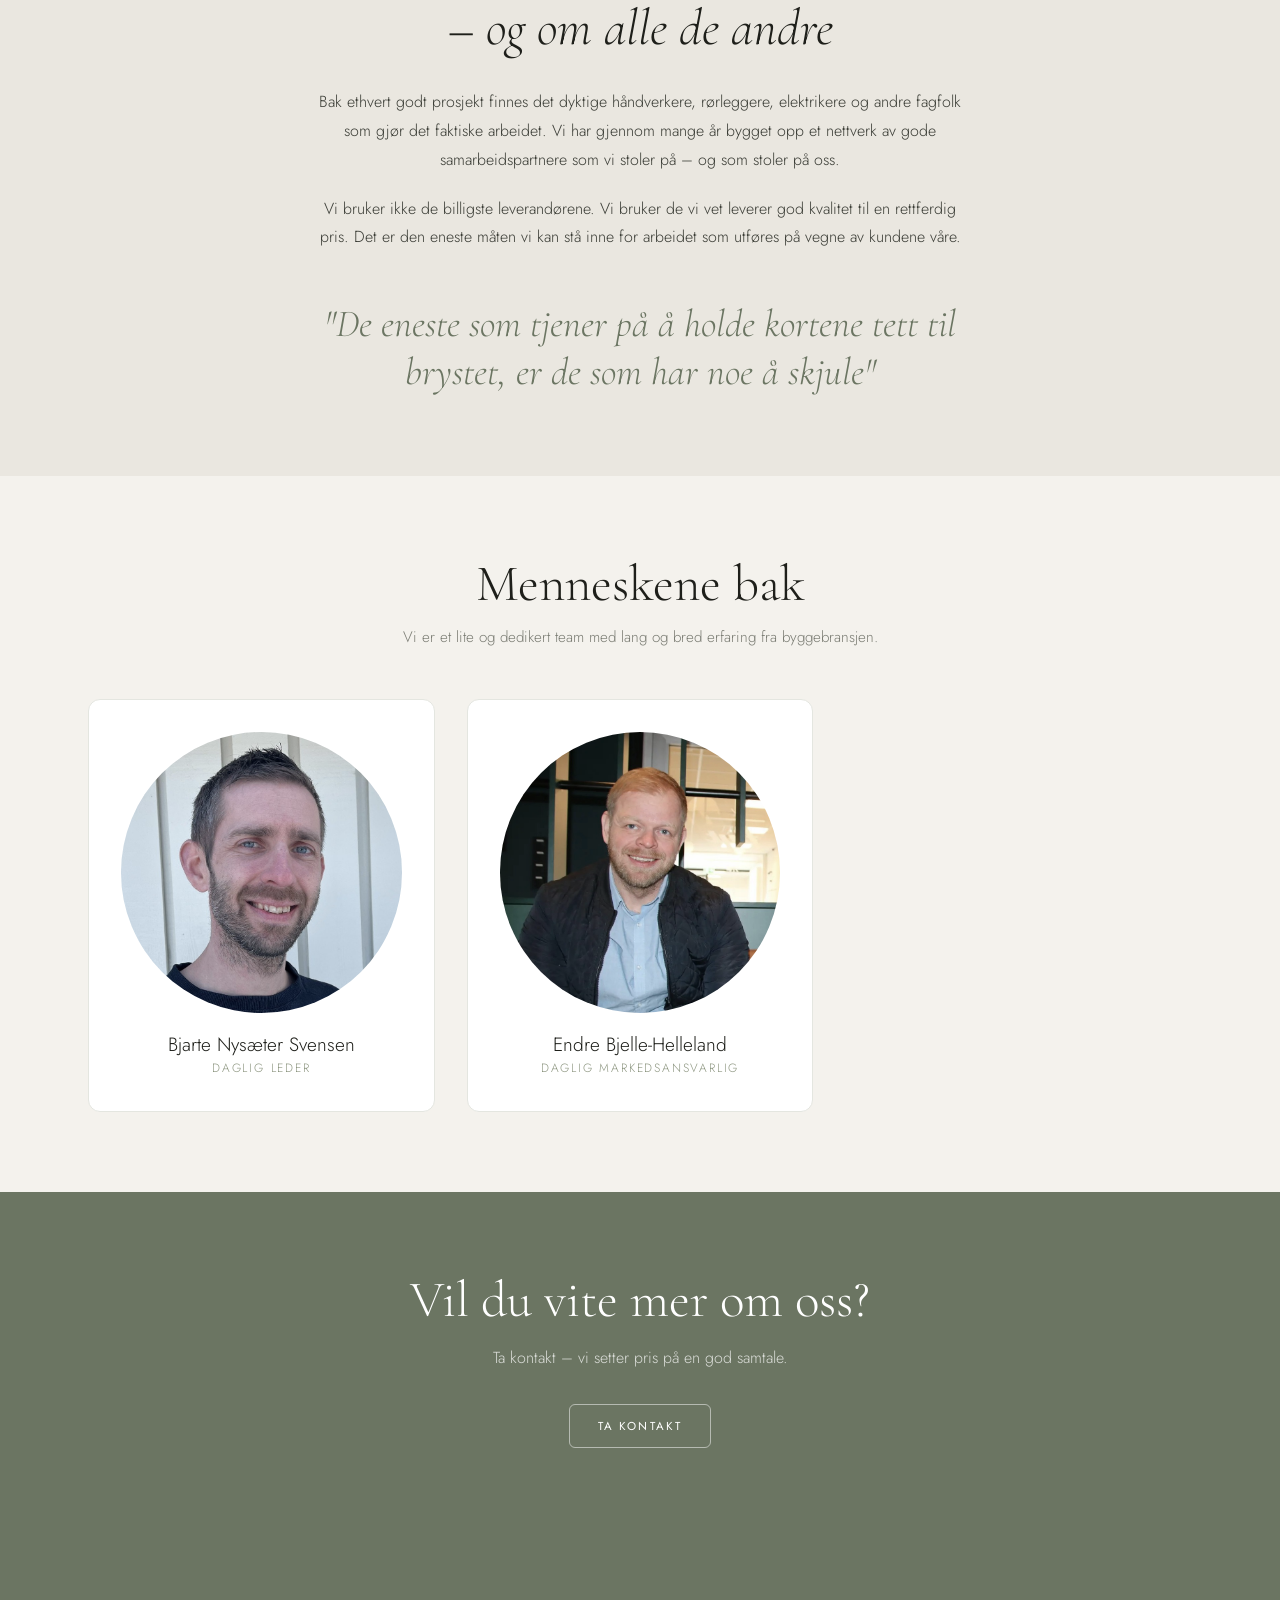
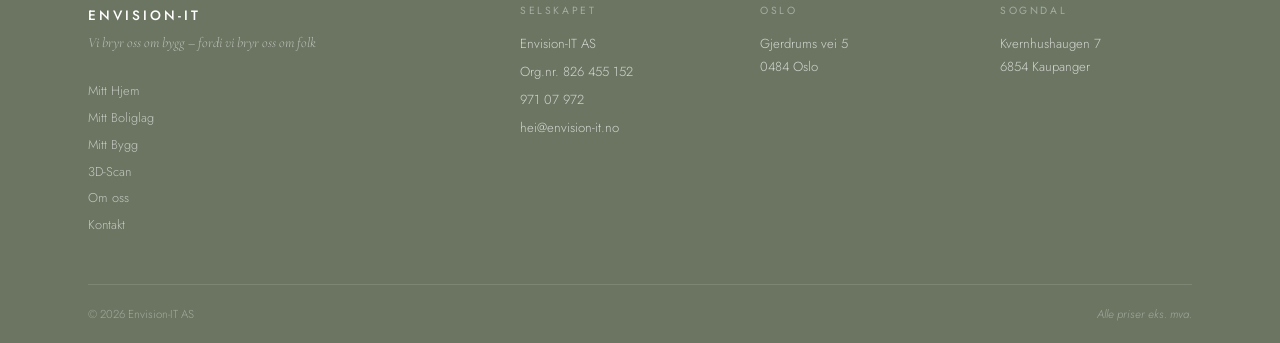
<file: om-oss.html>
<!DOCTYPE html>
<html lang="no">
<head>
  <meta charset="UTF-8">
  <meta name="viewport" content="width=device-width, initial-scale=1.0">
  <title>Om oss — Envision-IT</title>
  <meta name="description" content="Envision-IT ble startet av folk med lang erfaring — fra tømrerhåndverket til prosjektledelse, forvaltning og jus. Vi kjenner byggebransjen fra innsiden.">
  <link rel="canonical" href="https://envision-it.no/om-oss">
  <meta property="og:type" content="website">
  <meta property="og:url" content="https://envision-it.no/om-oss">
  <meta property="og:title" content="Om oss — Envision-IT">
  <meta property="og:description" content="Envision-IT ble startet av folk med lang erfaring — fra tømrerhåndverket til prosjektledelse, forvaltning og jus. Vi kjenner byggebransjen fra innsiden.">
  <meta property="og:image" content="https://envision-it.no/assets/og-image.jpg">
  <link rel="preconnect" href="https://fonts.googleapis.com">
  <link rel="preconnect" href="https://fonts.gstatic.com" crossorigin>
  <link rel="stylesheet" href="css/global.css">
  <style>
    body { padding-top: var(--nav-h); }

    /* ── HERO ─────────────────────────────────────────────────── */
    .om-hero {
      background: var(--cream-dark);
      min-height: 50vh;
      display: flex;
      align-items: center;
      justify-content: center;
      padding-top: var(--nav-h);
      padding-bottom: 4rem;
      text-align: center;
    }

    .om-hero__inner {
      max-width: 700px;
      margin-inline: auto;
      padding-inline: var(--gutter);
    }

    .om-hero__subtitle {
      font-family: 'Jost', sans-serif;
      font-weight: 300;
      font-size: clamp(1rem, 2vw, 1.2rem);
      color: var(--sage);
      margin-top: 0.5rem;
      margin-bottom: 1.75rem;
    }

    .om-hero__intro {
      max-width: 600px;
      margin-inline: auto;
      font-size: 1rem;
      color: var(--mid);
      line-height: 1.8;
    }

    /* ── THREE COLUMN SECTION ─────────────────────────────────── */
    .om-cols {
      background: var(--cream);
      padding: 5rem 0;
    }

    .om-cols__grid {
      display: grid;
      grid-template-columns: repeat(3, 1fr);
      gap: 2rem;
    }

    @media (max-width: 720px) {
      .om-cols__grid { grid-template-columns: 1fr; }
    }

    .om-card {
      background: var(--white);
      border: 1px solid var(--sage-bg);
      border-radius: 12px;
      padding: 2.5rem;
    }

    .om-card__heading {
      font-family: 'Cormorant Garamond', serif;
      font-size: clamp(1.3rem, 2vw, 1.8rem);
      font-weight: 300;
      color: var(--dark);
      margin-bottom: 1.75rem;
    }

    .om-card__item {
      margin-bottom: 1.5rem;
    }

    .om-card__item:last-child { margin-bottom: 0; }

    .om-card__item h4 {
      font-family: 'Jost', sans-serif;
      font-weight: 400;
      font-size: 0.82rem;
      letter-spacing: 0.05em;
      color: var(--dark);
      margin-bottom: 0.4rem;
    }

    .om-card__item p {
      font-size: 0.9rem;
      color: var(--mid);
      line-height: 1.7;
      margin: 0;
    }

    .om-card__quote {
      font-family: 'Cormorant Garamond', serif;
      font-style: italic;
      font-size: clamp(1.2rem, 2vw, 1.6rem);
      color: var(--sage);
      line-height: 1.3;
      margin-bottom: 2rem;
    }

    /* ── FULL-WIDTH SECTION ───────────────────────────────────── */
    .om-network {
      background: var(--cream-dark);
      padding: 5rem 0;
      text-align: center;
    }

    .om-network__inner {
      max-width: 760px;
      margin-inline: auto;
      padding-inline: var(--gutter);
    }

    .om-network__inner h2 {
      font-style: italic;
      margin-bottom: 2rem;
    }

    .om-network__inner p {
      font-size: 1rem;
      color: var(--mid);
      line-height: 1.8;
      margin-bottom: 1.25rem;
    }

    .om-network__closing {
      font-family: 'Cormorant Garamond', serif;
      font-style: italic;
      font-size: clamp(1.8rem, 3vw, 3rem);
      color: var(--sage);
      line-height: 1.25;
      margin-top: 3rem;
      display: block;
    }

    /* ── TEAM SECTION ─────────────────────────────────────────── */
    .om-team {
      background: var(--cream);
      padding: 5rem 0;
    }

    .om-team__header {
      text-align: center;
      margin-bottom: 3rem;
    }

    .om-team__header h2 {
      margin-bottom: 0.75rem;
    }

    .om-team__header p {
      font-size: 0.95rem;
      color: var(--muted);
    }

    .om-team__grid {
      display: grid;
      grid-template-columns: repeat(3, 1fr);
      gap: 2rem;
    }

    @media (max-width: 720px) {
      .om-team__grid { grid-template-columns: 1fr; }
    }

    .team-card {
      background: var(--white);
      border: 1px solid var(--sage-bg);
      border-radius: 12px;
      padding: 2rem;
      text-align: center;
    }

    .team-card__avatar {
      width: 80px;
      height: 80px;
      background: var(--sage-pale);
      border-radius: 50%;
      display: flex;
      align-items: center;
      justify-content: center;
      margin: 0 auto 1.25rem;
      font-family: 'Cormorant Garamond', serif;
      font-size: 2rem;
      color: var(--sage);
    }

    .team-card__name {
      font-family: 'Cormorant Garamond', serif;
      font-size: 1.3rem;
      font-weight: 300;
      color: var(--dark);
      display: block;
      margin-bottom: 0.35rem;
    }

    .team-card__role {
      font-family: 'Jost', sans-serif;
      font-size: 0.78rem;
      font-weight: 300;
      color: var(--muted);
      display: block;
    }

    /* ── BOTTOM CTA ───────────────────────────────────────────── */
    .om-cta {
      background: var(--sage);
      padding: 5rem 0;
      text-align: center;
    }

    .om-cta h2 {
      color: var(--white);
      margin-bottom: 1rem;
    }

    .om-cta p {
      color: rgba(255,255,255,0.75);
      margin-bottom: 2rem;
    }
  </style>
</head>
<body>
<a class="skip-link" href="#main-content">Hopp til innhold</a>

  <!-- ═══ NAV ═══════════════════════════════════════════════════ -->
  <nav class="site-nav" role="navigation" aria-label="Hovedmeny">
    <div class="site-nav__inner">
      <a href="/" class="site-nav__brand" aria-label="Envision-IT – hjem">
        <span class="site-nav__brand-name">ENVISION-IT</span>
        <span class="site-nav__brand-tagline">Vi bryr oss om bygg</span>
      </a>
      <div class="site-nav__links" role="list">
        <div class="site-nav__dropdown" role="listitem">
          <button class="site-nav__link site-nav__link--dropdown" aria-haspopup="true" aria-expanded="false">
            Tjenester
            <svg width="10" height="6" viewBox="0 0 10 6" fill="none" aria-hidden="true">
              <path d="M1 1l4 4 4-4" stroke="currentColor" stroke-width="1.5" stroke-linecap="round"/>
            </svg>
          </button>
          <div class="site-nav__dropdown-panel" role="menu">
            <a href="/mitt-hjem.html" class="site-nav__dropdown-item" data-nav-link role="menuitem">
              <span class="site-nav__dropdown-title">Mitt Hjem</span>
              <span class="site-nav__dropdown-sub">Privatpersoner</span>
            </a>
            <a href="/mitt-boliglag.html" class="site-nav__dropdown-item" data-nav-link role="menuitem">
              <span class="site-nav__dropdown-title">Mitt Boliglag</span>
              <span class="site-nav__dropdown-sub">Borettslag og sameier</span>
            </a>
            <a href="/mitt-bygg.html" class="site-nav__dropdown-item" data-nav-link role="menuitem">
              <span class="site-nav__dropdown-title">Mitt Bygg</span>
              <span class="site-nav__dropdown-sub">Bedrifter og offentlig</span>
            </a>
          </div>
        </div>
        <a href="/mitt-prosjekt.html" class="site-nav__link" data-nav-link role="listitem">Mitt Prosjekt</a>
        <a href="/3d-scan.html" class="site-nav__link" data-nav-link role="listitem">3D-Scan</a>
      <a href="/3d-scan.html#kalkulator" class="site-nav__link" data-nav-link role="listitem">Priskalkulator</a>
        <a href="/om-oss.html" class="site-nav__link nav-active" data-nav-link role="listitem">Om oss</a>
        <a href="/kontakt.html" class="site-nav__link site-nav__link--cta btn-outline" data-nav-link role="listitem">Kontakt oss</a>
      </div>
      <button class="site-nav__hamburger" id="nav-toggle" aria-label="Åpne meny" aria-expanded="false">
        <span></span><span></span><span></span>
      </button>
    </div>
  </nav>

  <!-- Mobile drawer -->
  <div class="site-nav__drawer" id="nav-drawer" role="dialog" aria-modal="true" aria-label="Mobilmeny">
    <div class="site-nav__drawer-inner">
      <div class="site-nav__drawer-header">
        <span class="site-nav__brand-name" style="color:var(--white)">ENVISION-IT</span>
        <button class="site-nav__drawer-close" id="nav-drawer-close" aria-label="Lukk meny">
          <svg width="20" height="20" viewBox="0 0 20 20" fill="none" aria-hidden="true">
            <path d="M4 4l12 12M16 4L4 16" stroke="currentColor" stroke-width="1.5" stroke-linecap="round"/>
          </svg>
        </button>
      </div>
      <nav class="site-nav__drawer-links">
        <span class="site-nav__drawer-section">Tjenester</span>
        <a href="/mitt-hjem.html" class="site-nav__drawer-link" data-nav-link>Mitt Hjem</a>
        <a href="/mitt-boliglag.html" class="site-nav__drawer-link" data-nav-link>Mitt Boliglag</a>
        <a href="/mitt-bygg.html" class="site-nav__drawer-link" data-nav-link>Mitt Bygg</a>
        <span class="site-nav__drawer-section" style="margin-top:1rem">Mitt Prosjekt</span>
      <a href="/mitt-prosjekt.html" class="site-nav__drawer-link" data-nav-link>Mitt Prosjekt</a>
        <span class="site-nav__drawer-section" style="margin-top:1rem">Verktøy</span>
        <a href="/3d-scan.html" class="site-nav__drawer-link" data-nav-link>3D-Scan</a>
        <a href="/3d-scan.html#kalkulator" class="site-nav__drawer-link" data-nav-link>Priskalkulator</a>
        <span class="site-nav__drawer-section" style="margin-top:1rem">Selskapet</span>
        <a href="/om-oss.html" class="site-nav__drawer-link nav-active" data-nav-link>Om oss</a>
        <a href="/kontakt.html" class="site-nav__drawer-link site-nav__drawer-link--cta" data-nav-link>Kontakt oss</a>
      </nav>
      <div class="site-nav__drawer-contact">
        <a href="tel:97107972">971 07 972</a>
        <a href="mailto:hei@envision-it.no">hei@envision-it.no</a>
      </div>
    </div>
  </div>

  <style>
  /* ── NAV STYLES ─────────────────────────────────────────────── */
  .site-nav {
    position: fixed;
    top: 0; left: 0; right: 0;
    z-index: 200;
    background: var(--sage);
    transition: box-shadow 0.3s ease;
  }
  .site-nav.scrolled { box-shadow: 0 4px 24px rgba(30,31,26,0.18); }
  .site-nav__inner {
    max-width: var(--max-w);
    margin-inline: auto;
    padding-inline: var(--gutter);
    height: var(--nav-h);
    display: flex;
    align-items: center;
    justify-content: space-between;
  }
  .site-nav__brand { display: flex; flex-direction: column; gap: 0.1rem; text-decoration: none; }
  .site-nav__brand-name { font-family: 'Jost', sans-serif; font-weight: 500; font-size: 0.82rem; letter-spacing: 0.2em; color: var(--white); }
  .site-nav__brand-tagline { font-family: 'Cormorant Garamond', serif; font-style: italic; font-size: 0.7rem; color: rgba(255,255,255,0.62); letter-spacing: 0.04em; }
  .site-nav__links { display: flex; align-items: center; gap: 0.25rem; }
  .site-nav__link { background: none; border: none; font-family: 'Jost', sans-serif; font-size: 0.78rem; font-weight: 300; letter-spacing: 0.08em; color: rgba(255,255,255,0.82); padding: 0.5rem 0.85rem; border-radius: var(--radius); transition: color var(--transition), background var(--transition); cursor: pointer; text-decoration: none; display: flex; align-items: center; gap: 0.35rem; }
  .site-nav__link:hover { color: var(--white); background: rgba(255,255,255,0.1); }
  .site-nav__link.nav-active { color: var(--white); }
  .site-nav__link--cta { border-color: rgba(255,255,255,0.45) !important; color: var(--white) !important; margin-left: 0.5rem; }
  .site-nav__link--cta:hover { background: rgba(255,255,255,0.15) !important; }
  .site-nav__dropdown { position: relative; }
  .site-nav__link--dropdown svg { transition: transform 0.2s ease; }
  .site-nav__dropdown:hover .site-nav__link--dropdown svg,
  .site-nav__dropdown:focus-within .site-nav__link--dropdown svg { transform: rotate(180deg); }
  .site-nav__dropdown-panel { position: absolute; top: calc(100% + 2px); left: 50%; transform: translateX(-50%); background: var(--white); border: 1px solid var(--sage-bg); border-radius: var(--radius-lg); padding: 0.75rem; min-width: 240px; box-shadow: 0 12px 40px rgba(30,31,26,0.12); opacity: 0; pointer-events: none; transform: translateX(-50%) translateY(8px); transition: opacity 0.2s ease, transform 0.2s ease; }
  .site-nav__dropdown:hover .site-nav__dropdown-panel,
  .site-nav__dropdown:focus-within .site-nav__dropdown-panel { opacity: 1; pointer-events: all; transform: translateX(-50%) translateY(0); }
  .site-nav__dropdown-item { display: flex; flex-direction: column; gap: 0.15rem; padding: 0.7rem 0.9rem; border-radius: var(--radius); text-decoration: none; transition: background var(--transition); }
  .site-nav__dropdown-item:hover { background: var(--cream); }
  .site-nav__dropdown-item.nav-active { background: var(--cream-dark); }
  .site-nav__dropdown-title { font-size: 0.82rem; font-weight: 400; color: var(--dark); }
  .site-nav__dropdown-sub { font-size: 0.68rem; color: var(--muted); }
  .site-nav__dropdown-divider { border: none; border-top: 1px solid var(--sage-bg); margin: 0.4rem 0; }
  .site-nav__hamburger { display: none; flex-direction: column; gap: 5px; background: none; border: none; padding: 0.5rem; cursor: pointer; }
  .site-nav__hamburger span { display: block; width: 22px; height: 1.5px; background: var(--white); border-radius: 2px; transition: all 0.25s ease; }
  .site-nav__drawer { position: fixed; inset: 0; z-index: 300; background: rgba(30,31,26,0.55); backdrop-filter: blur(4px); opacity: 0; pointer-events: none; transition: opacity 0.3s ease; }
  .site-nav__drawer.open { opacity: 1; pointer-events: all; }
  .site-nav__drawer-inner { position: absolute; top: 0; right: 0; bottom: 0; width: min(320px, 90vw); background: var(--dark); padding: 0; display: flex; flex-direction: column; transform: translateX(100%); transition: transform 0.35s cubic-bezier(0.4, 0, 0.2, 1); }
  .site-nav__drawer.open .site-nav__drawer-inner { transform: translateX(0); }
  .site-nav__drawer-header { display: flex; align-items: center; justify-content: space-between; padding: 1.25rem 1.5rem; border-bottom: 1px solid rgba(255,255,255,0.08); }
  .site-nav__drawer-close { background: none; border: none; color: rgba(255,255,255,0.6); cursor: pointer; padding: 0.25rem; transition: color var(--transition); }
  .site-nav__drawer-close:hover { color: var(--white); }
  .site-nav__drawer-links { flex: 1; overflow-y: auto; padding: 1.25rem 1.5rem; display: flex; flex-direction: column; gap: 0.15rem; }
  .site-nav__drawer-section { font-size: 0.6rem; letter-spacing: 0.3em; text-transform: uppercase; color: rgba(255,255,255,0.35); margin-bottom: 0.4rem; display: block; }
  .site-nav__drawer-link { font-size: 0.95rem; color: rgba(255,255,255,0.78); text-decoration: none; padding: 0.65rem 0.75rem; border-radius: var(--radius); transition: background var(--transition), color var(--transition); }
  .site-nav__drawer-link:hover,
  .site-nav__drawer-link.nav-active { background: rgba(255,255,255,0.08); color: var(--white); }
  .site-nav__drawer-link--cta { margin-top: 1rem; border: 1px solid rgba(255,255,255,0.3); text-align: center; }
  .site-nav__drawer-contact { padding: 1.25rem 1.5rem; border-top: 1px solid rgba(255,255,255,0.08); display: flex; flex-direction: column; gap: 0.35rem; }
  .site-nav__drawer-contact a { font-size: 0.78rem; color: rgba(255,255,255,0.5); text-decoration: none; transition: color var(--transition); }
  .site-nav__drawer-contact a:hover { color: var(--white); }
  @media (max-width: 860px) {
    .site-nav__links { display: none; }
    .site-nav__hamburger { display: flex; }
  }
  </style>

  <!-- ═══ HERO ═══════════════════════════════════════════════════ -->
  <section id="main-content" class="om-hero">
    <div class="om-hero__inner reveal">
      <span class="eyebrow">Om oss</span>
      <h1><em>Vi bryr oss om bygg</em></h1>
      <p class="om-hero__subtitle">– fordi vi bryr oss om folk</p>
      <p class="om-hero__intro reveal reveal-delay-1">Envision-IT ble startet av folk med lang erfaring fra byggebransjen – fra tømrerhåndverket til prosjektledelse, forvaltning og jus. Vi kjenner bransjen fra innsiden, og det gjør oss til en bedre partner for deg.</p>
    </div>
  </section>

  <!-- ═══ THREE COLUMNS ══════════════════════════════════════════ -->
  <section class="om-cols">
    <div class="container">
      <div class="om-cols__grid">

        <!-- Col 1: Bakgrunn og erfaring -->
        <div class="om-card reveal">
          <div class="accent-line"></div>
          <h3 class="om-card__heading">Bakgrunn og erfaring</h3>

          <div class="om-card__item">
            <h4>Godt håndverk</h4>
            <p>Vi startet i tømrerfaget. Det betyr at vi forstår konstruksjoner, materialer og byggeteknikk på et dypt nivå – ikke bare fra tegninger, men fra praksis.</p>
          </div>
          <div class="om-card__item">
            <h4>God forvaltning</h4>
            <p>Mange år i forvaltning av boligmasse og næringsbygg har gitt oss forståelse for hva som faktisk koster, hva som kan vente, og hva som aldri bør vente.</p>
          </div>
          <div class="om-card__item">
            <h4>Riktig juss</h4>
            <p>Byggejuss er komplisert og kan ha store konsekvenser. Vi har juridisk kompetanse som gjør at vi forstår kontrakter, ansvar og rettigheter – og hjelper deg å navigere dem.</p>
          </div>
          <div class="om-card__item">
            <h4>Menneske</h4>
            <p>Bak alt arbeidet er vi mennesker med et genuint engasjement for bygg og folk. Vi bryr oss om at det vi leverer faktisk hjelper – ikke bare at det er teknisk korrekt.</p>
          </div>
        </div>

        <!-- Col 2: Forretningsfilosofi -->
        <div class="om-card reveal reveal-delay-1">
          <div class="accent-line"></div>
          <h3 class="om-card__heading">Forretningsfilosofi</h3>
          <p class="om-card__quote">"Så lenge vi har et valg, velger vi samarbeid."</p>

          <div class="om-card__item">
            <h4>Vår plass</h4>
            <p>Vi er ikke en leverandør – vi er en rådgiver. Det betyr at vi jobber for deg, ikke for å selge flest mulig timer. Vår interesse er sammenfallende med din: at bygget ditt er i best mulig stand til lavest mulig kostnad.</p>
          </div>
          <div class="om-card__item">
            <h4>Ærlighet varer lengst</h4>
            <p>Vi forteller deg det du trenger å høre, ikke det du vil høre. Hvis noe er dyrt, sier vi det. Hvis noe ikke haster, sier vi det. Ærlighet skaper tillit, og tillit skaper gode relasjoner.</p>
          </div>
          <div class="om-card__item">
            <h4>Tid og kostnad henger sammen</h4>
            <p>Frem og tilbake er ikke like langt – det er dobbelt så langt. Riktig beslutning første gang sparer tid og penger. Vi hjelper deg å treffe riktige beslutninger.</p>
          </div>
          <div class="om-card__item">
            <h4>Det er lov å tjene penger</h4>
            <p>Leverandørene dine skal tjene penger – det er en forutsetning for at de skal gjøre godt arbeid. Vi hjelper deg å finne riktig pris, ikke bare lavest mulig pris.</p>
          </div>
        </div>

        <!-- Col 3: Verdisyn -->
        <div class="om-card reveal reveal-delay-2">
          <div class="accent-line"></div>
          <h3 class="om-card__heading">Verdisyn</h3>
          <p class="om-card__quote">"Arbeidet vårt blir mer meningsfylt når det har som mål å hjelpe folk og øke livskvaliteten i et fellesskap."</p>

          <div class="om-card__item">
            <h4>Folk og følelser</h4>
            <p>Et bygg er ikke bare betong og stål – det er hjemmene og arbeidsplassene til virkelige mennesker. Vi tar den dimensjonen på alvor i alt vi gjør.</p>
          </div>
          <div class="om-card__item">
            <h4>Respekt og redelighet</h4>
            <p>Vi behandler alle – kunder, leverandører, samarbeidspartnere – med respekt. Vi er redelige i alt vi gjør, også når det er ubehagelig.</p>
          </div>
          <div class="om-card__item">
            <h4>Tillit og trygghet</h4>
            <p>Tillit bygges over tid og brytes på et sekund. Vi er klar over det, og vi jobber bevisst for å fortjene tilliten vi får.</p>
          </div>
          <div class="om-card__item">
            <h4>Mangfold og muligheter</h4>
            <p>Ulike bakgrunner og perspektiver gir bedre løsninger. Vi verdsetter mangfold og ser det som en styrke, ikke en utfordring.</p>
          </div>
        </div>

      </div>
    </div>
  </section>

  <!-- ═══ FULL-WIDTH NETWORK SECTION ════════════════════════════ -->
  <section class="om-network">
    <div class="om-network__inner reveal">
      <h2>– og om alle de andre</h2>
      <p>Bak ethvert godt prosjekt finnes det dyktige håndverkere, rørleggere, elektrikere og andre fagfolk som gjør det faktiske arbeidet. Vi har gjennom mange år bygget opp et nettverk av gode samarbeidspartnere som vi stoler på – og som stoler på oss.</p>
      <p>Vi bruker ikke de billigste leverandørene. Vi bruker de vi vet leverer god kvalitet til en rettferdig pris. Det er den eneste måten vi kan stå inne for arbeidet som utføres på vegne av kundene våre.</p>
      <em class="om-network__closing reveal reveal-delay-1">"De eneste som tjener på å holde kortene tett til brystet, er de som har noe å skjule"</em>
    </div>
  </section>

  <!-- ═══ TEAM SECTION ══════════════════════════════════════════ -->
  <section class="om-team">
    <div class="container">
      <div class="om-team__header reveal">
        <h2>Menneskene bak</h2>
        <p>Vi er et lite og dedikert team med lang og bred erfaring fra byggebransjen.</p>
      </div>
      <!-- [REPLACE WITH REAL PHOTOS AND BIOS] -->
      <div class="om-team__grid team-grid">
        <div class="team-card reveal">
          <img src="./assets/bjarte.jpg" alt="Bjarte Nysæter Svensen" loading="lazy">
          <div class="team-name">Bjarte Nysæter Svensen</div>
          <div class="team-role">Daglig leder</div>
        </div>
        <div class="team-card reveal reveal-delay-1">
          <img src="./assets/endre.jpg" alt="Endre Bjelle-Helleland" loading="lazy">
          <div class="team-name">Endre Bjelle-Helleland</div>
          <div class="team-role">Daglig Markedsansvarlig</div>
        </div>
      </div>
    </div>
  </section>

  <!-- ═══ BOTTOM CTA ════════════════════════════════════════════ -->
  <section class="om-cta reveal">
    <div class="container">
      <h2>Vil du vite mer om oss?</h2>
      <p>Ta kontakt – vi setter pris på en god samtale.</p>
      <a href="/kontakt.html" class="btn-light">Ta kontakt</a>
    </div>
  </section>

  <!-- ═══ FOOTER ════════════════════════════════════════════════ -->
  <footer class="site-footer">
    <div class="site-footer__inner container">
      <div class="site-footer__grid">
        <div class="site-footer__col site-footer__col--brand">
          <a href="/" class="site-footer__brand">
            <span class="site-footer__brand-name">ENVISION-IT</span>
            <span class="site-footer__brand-tagline">Vi bryr oss om bygg – fordi vi bryr oss om folk</span>
          </a>
          <nav class="site-footer__nav" aria-label="Sidefot navigasjon">
            <a href="/mitt-hjem.html">Mitt Hjem</a>
            <a href="/mitt-boliglag.html">Mitt Boliglag</a>
            <a href="/mitt-bygg.html">Mitt Bygg</a>
            <a href="/3d-scan.html">3D-Scan</a>
            <a href="/om-oss.html">Om oss</a>
            <a href="/kontakt.html">Kontakt</a>
          </nav>
        </div>
        <div class="site-footer__col">
          <h4 class="site-footer__col-title">Selskapet</h4>
          <ul class="site-footer__list">
            <li>Envision-IT AS</li>
            <li>Org.nr. 826 455 152</li>
            <li><a href="tel:97107972">971 07 972</a></li>
            <li><a href="mailto:hei@envision-it.no">hei@envision-it.no</a></li>
          </ul>
        </div>
        <div class="site-footer__col">
          <h4 class="site-footer__col-title">Oslo</h4>
          <address class="site-footer__address">Gjerdrums vei 5<br>0484 Oslo</address>
        </div>
        <div class="site-footer__col">
          <h4 class="site-footer__col-title">Sogndal</h4>
          <address class="site-footer__address">Kvernhushaugen 7<br>6854 Kaupanger</address>
        </div>
      </div>
      <div class="site-footer__bottom">
        <span>© <span data-year></span> Envision-IT AS</span>
        <span class="site-footer__bottom-tagline">Alle priser eks. mva.</span>
      </div>
    </div>
  </footer>

  <style>
  /* ── FOOTER STYLES ──────────────────────────────────────────── */
  .site-footer { background: var(--sage); color: rgba(255,255,255,0.82); padding-top: clamp(3rem, 6vw, 5rem); }
  .site-footer__grid { display: grid; grid-template-columns: 2fr 1fr 1fr 1fr; gap: 3rem; padding-bottom: 3rem; border-bottom: 1px solid rgba(255,255,255,0.12); }
  .site-footer__brand { display: flex; flex-direction: column; gap: 0.4rem; margin-bottom: 1.75rem; text-decoration: none; }
  .site-footer__brand-name { font-family: 'Jost', sans-serif; font-weight: 500; font-size: 0.85rem; letter-spacing: 0.22em; color: var(--white); }
  .site-footer__brand-tagline { font-family: 'Cormorant Garamond', serif; font-style: italic; font-size: 0.88rem; color: rgba(255,255,255,0.55); line-height: 1.4; max-width: 240px; }
  .site-footer__nav { display: flex; flex-direction: column; gap: 0.4rem; }
  .site-footer__nav a { font-size: 0.8rem; color: rgba(255,255,255,0.6); text-decoration: none; transition: color var(--transition); }
  .site-footer__nav a:hover { color: var(--white); }
  .site-footer__col-title { font-family: 'Jost', sans-serif; font-weight: 400; font-size: 0.65rem; letter-spacing: 0.25em; text-transform: uppercase; color: rgba(255,255,255,0.4); margin-bottom: 1rem; }
  .site-footer__list { display: flex; flex-direction: column; gap: 0.45rem; }
  .site-footer__list li { font-size: 0.82rem; color: rgba(255,255,255,0.7); }
  .site-footer__list a { color: rgba(255,255,255,0.7); text-decoration: none; transition: color var(--transition); }
  .site-footer__list a:hover { color: var(--white); }
  .site-footer__address { font-style: normal; font-size: 0.82rem; color: rgba(255,255,255,0.7); line-height: 1.75; }
  .site-footer__bottom { display: flex; align-items: center; justify-content: space-between; padding-block: 1.25rem; font-size: 0.72rem; color: rgba(255,255,255,0.38); }
  .site-footer__bottom-tagline { font-style: italic; }
  @media (max-width: 900px) {
    .site-footer__grid { grid-template-columns: 1fr 1fr; gap: 2rem; }
    .site-footer__col--brand { grid-column: 1 / -1; }
  }
  @media (max-width: 480px) {
    .site-footer__grid { grid-template-columns: 1fr; }
    .site-footer__bottom { flex-direction: column; gap: 0.4rem; text-align: center; }
  }
  </style>

  <script src="js/global.js"></script>
</body>
</html>
</file>
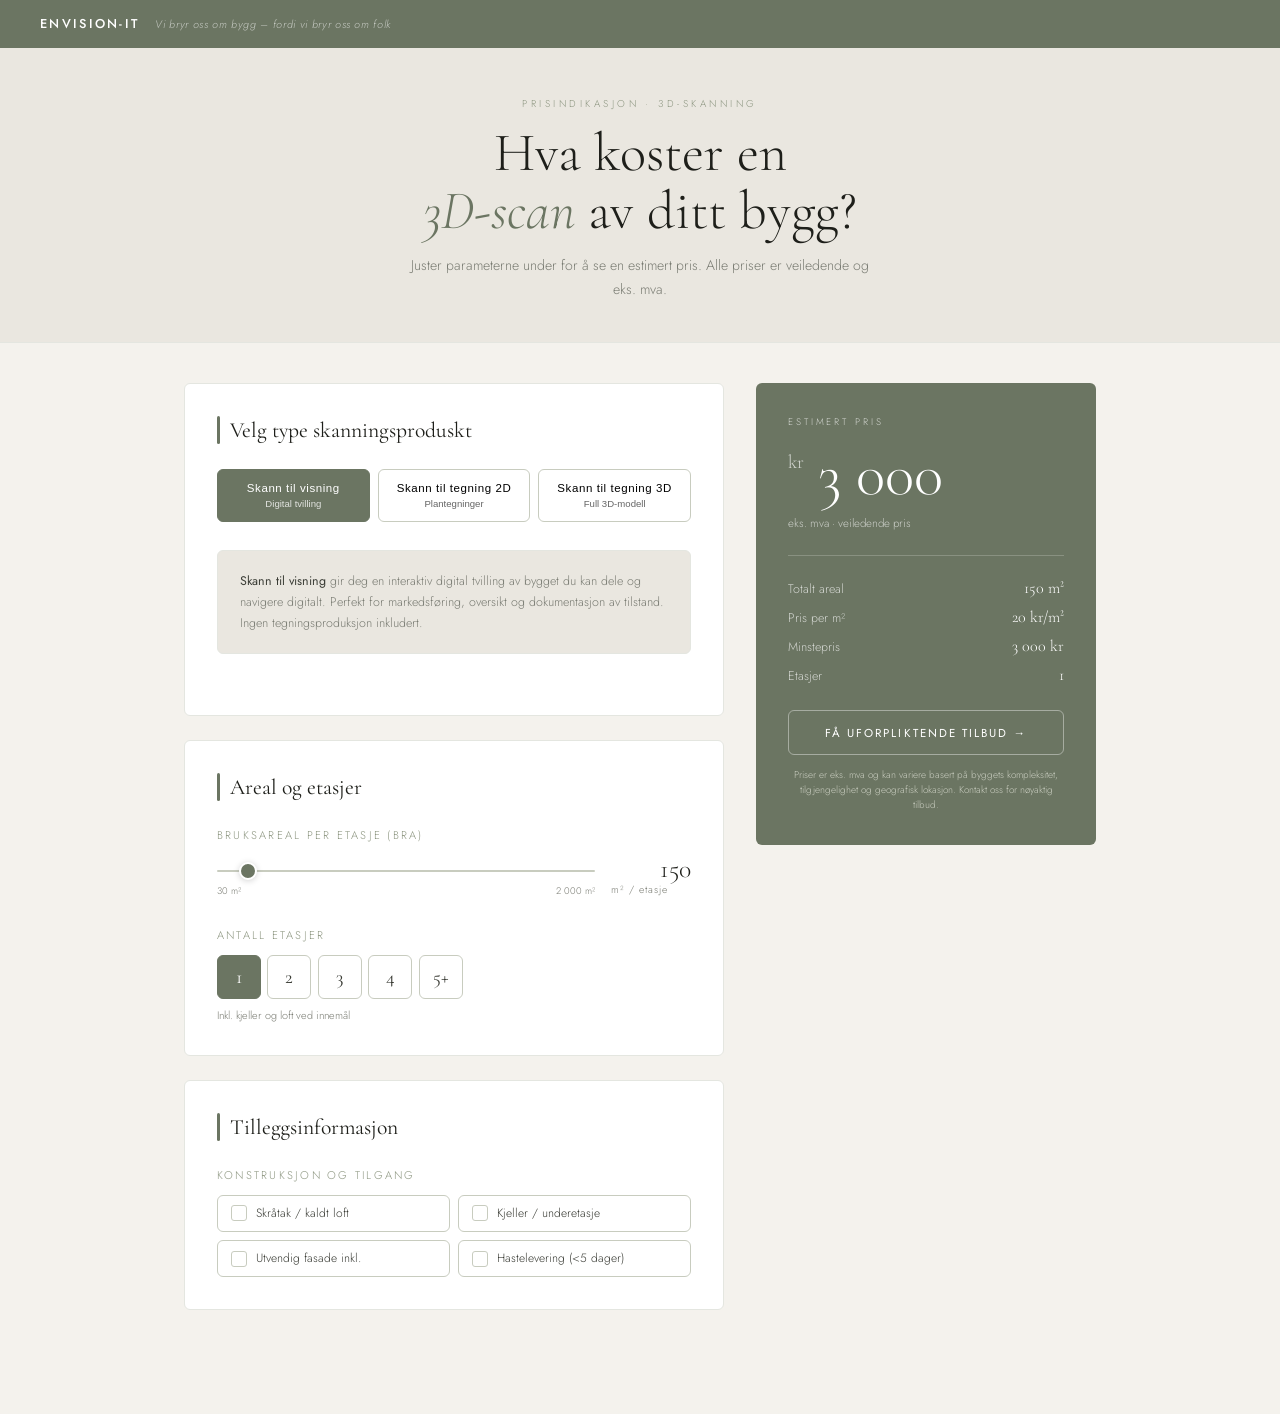
<file: functions/priskalkulatorscan.html>
<!DOCTYPE html>
<html lang="no">
<head>
<meta charset="UTF-8">
<meta name="viewport" content="width=device-width, initial-scale=1.0">
<title>Priskalkulator — 3D-Scan · Envision-IT</title>
<link rel="preconnect" href="https://fonts.googleapis.com">
<link href="https://fonts.googleapis.com/css2?family=Cormorant+Garamond:ital,wght@0,300;0,400;0,600;1,300;1,400&family=Jost:wght@200;300;400;500&display=swap" rel="stylesheet">
<style>
*, *::before, *::after { box-sizing: border-box; margin: 0; padding: 0; }
:root {
  --sage:        #6b7562;
  --sage-light:  #8d9680;
  --sage-pale:   #c8ccbf;
  --sage-bg:     #e4e6e0;
  --cream:       #f4f2ed;
  --cream-dark:  #eae7e0;
  --dark:        #1e1f1a;
  --mid:         #3a3c35;
  --muted:       #7a7c73;
  --white:       #ffffff;
  --price-glow:  rgba(107,117,98,0.18);
  --radius:      6px;
  --transition:  0.25s ease;
}

body {
  background: var(--cream);
  font-family: 'Jost', sans-serif;
  font-weight: 300;
  color: var(--dark);
  min-height: 100vh;
  padding: 0;
}

/* ── TOP BAR ── */
.topbar {
  background: var(--sage);
  padding: 0.9rem 2.5rem;
  display: flex;
  align-items: baseline;
  gap: 1rem;
}
.topbar-brand { color: #fff; font-weight: 500; font-size: 0.8rem; letter-spacing: 0.18em; text-transform: uppercase; }
.topbar-sub   { color: rgba(255,255,255,0.6); font-size: 0.68rem; font-style: italic; letter-spacing: 0.06em; }

/* ── HERO ── */
.hero {
  background: var(--cream-dark);
  border-bottom: 1px solid var(--sage-bg);
  padding: 3rem 2.5rem 2.5rem;
  text-align: center;
}
.hero-eyebrow {
  font-size: 0.62rem;
  letter-spacing: 0.35em;
  text-transform: uppercase;
  color: var(--sage-light);
  margin-bottom: 0.8rem;
}
.hero h1 {
  font-family: 'Cormorant Garamond', serif;
  font-weight: 300;
  font-size: clamp(2rem, 5vw, 3.4rem);
  color: var(--dark);
  line-height: 1.08;
  margin-bottom: 0.8rem;
}
.hero h1 em { font-style: italic; color: var(--sage); }
.hero-desc {
  font-size: 0.88rem;
  color: var(--muted);
  max-width: 480px;
  margin: 0 auto;
  line-height: 1.7;
}

/* ── LAYOUT ── */
.calc-wrap {
  max-width: 960px;
  margin: 2.5rem auto;
  padding: 0 1.5rem 4rem;
  display: grid;
  grid-template-columns: 1fr 340px;
  gap: 2rem;
  align-items: start;
}
@media(max-width:720px){
  .calc-wrap { grid-template-columns: 1fr; }
  .calc-wrap > div:first-child {
    display: flex;
    flex-direction: column;
    gap: 1.5rem;
  }
  /* strip inline margin-bottom so gap is the single source of spacing */
  .calc-wrap > div:first-child > .card { margin-bottom: 0 !important; }
  .calc-wrap > div:first-child > .card:nth-child(1) { order: 1; }
  .calc-wrap > div:first-child > .card:nth-child(2) { order: 3; }
  .calc-wrap > div:first-child > .card:nth-child(3) { order: 2; }
}

/* ── CARD ── */
.card {
  background: var(--white);
  border: 1px solid var(--sage-bg);
  border-radius: var(--radius);
  padding: 2rem;
}
.card-title {
  font-family: 'Cormorant Garamond', serif;
  font-size: 1.35rem;
  font-weight: 400;
  color: var(--dark);
  margin-bottom: 1.6rem;
  display: flex;
  align-items: center;
  gap: 0.6rem;
}
.card-title::before {
  content: '';
  display: inline-block;
  width: 3px;
  height: 1.3em;
  background: var(--sage);
  border-radius: 2px;
  flex-shrink: 0;
}

/* ── FORM ROWS ── */
.form-group { margin-bottom: 1.8rem; }
.form-group:last-child { margin-bottom: 0; }
.form-label {
  display: block;
  font-size: 0.7rem;
  letter-spacing: 0.2em;
  text-transform: uppercase;
  color: var(--sage-light);
  margin-bottom: 0.75rem;
}

/* ── PRODUCT TABS ── */
.product-tabs {
  display: grid;
  grid-template-columns: repeat(3, 1fr);
  gap: 0.5rem;
}
@media(max-width:480px){
  .product-tabs { grid-template-columns: 1fr; gap: 0.5rem; }
}
.prod-tab {
  border: 1px solid var(--sage-pale);
  background: transparent;
  border-radius: var(--radius);
  padding: 0.75rem 0.5rem;
  cursor: pointer;
  text-align: center;
  transition: var(--transition);
}
.prod-tab:hover { border-color: var(--sage); background: var(--cream); }
.prod-tab.active {
  border-color: var(--sage);
  background: var(--sage);
  color: white;
}
.prod-tab .tab-name {
  font-size: 0.72rem;
  font-weight: 400;
  letter-spacing: 0.05em;
  display: block;
  margin-bottom: 0.2rem;
}
.prod-tab .tab-note {
  font-size: 0.6rem;
  opacity: 0.6;
  display: block;
}
.prod-tab.active .tab-note { opacity: 0.8; }

/* ── BUILDING TYPE CHIPS ── */
.chips { display: flex; flex-wrap: wrap; gap: 0.45rem; }
.chip {
  border: 1px solid var(--sage-pale);
  background: transparent;
  border-radius: 100px;
  padding: 0.45rem 1rem;
  font-size: 0.75rem;
  font-family: 'Jost', sans-serif;
  font-weight: 300;
  cursor: pointer;
  transition: var(--transition);
  color: var(--mid);
}
.chip:hover { border-color: var(--sage); color: var(--sage); }
.chip.active {
  border-color: var(--sage);
  background: var(--sage);
  color: white;
}
.chip.hidden { display: none; }

/* ── SLIDER ── */
.slider-row {
  display: flex;
  align-items: center;
  gap: 1rem;
  margin-top: 0.5rem;
}
.slider-val {
  font-family: 'Cormorant Garamond', serif;
  font-size: 1.6rem;
  font-weight: 300;
  color: var(--dark);
  min-width: 80px;
  text-align: right;
  line-height: 1;
}
.slider-unit {
  font-size: 0.65rem;
  color: var(--muted);
  letter-spacing: 0.1em;
}
input[type=range] {
  -webkit-appearance: none;
  appearance: none;
  width: 100%;
  height: 2px;
  background: var(--sage-pale);
  border-radius: 2px;
  outline: none;
  cursor: pointer;
}
input[type=range]::-webkit-slider-thumb {
  -webkit-appearance: none;
  width: 18px; height: 18px;
  border-radius: 50%;
  background: var(--sage);
  border: 2px solid white;
  box-shadow: 0 1px 6px rgba(0,0,0,0.18);
  transition: transform 0.15s;
}
input[type=range]::-webkit-slider-thumb:hover { transform: scale(1.2); }
.slider-labels {
  display: flex;
  justify-content: space-between;
  font-size: 0.6rem;
  color: var(--muted);
  margin-top: 0.4rem;
}

/* ── FLOORS ── */
.floors-row { display: flex; gap: 0.4rem; margin-top: 0.5rem; }
.floor-btn {
  width: 44px; height: 44px;
  border: 1px solid var(--sage-pale);
  background: transparent;
  border-radius: var(--radius);
  font-family: 'Cormorant Garamond', serif;
  font-size: 1.2rem;
  color: var(--mid);
  cursor: pointer;
  transition: var(--transition);
  display: flex; align-items: center; justify-content: center;
}
.floor-btn:hover { border-color: var(--sage); color: var(--sage); }
.floor-btn.active {
  background: var(--sage);
  border-color: var(--sage);
  color: white;
}

/* ── CHECKBOXES ── */
.check-grid { display: grid; grid-template-columns: 1fr 1fr; gap: 0.5rem; margin-top: 0.5rem; }
.check-item {
  display: flex;
  align-items: center;
  gap: 0.6rem;
  cursor: pointer;
  padding: 0.6rem 0.8rem;
  border: 1px solid var(--sage-pale);
  border-radius: var(--radius);
  transition: var(--transition);
}
.check-item:hover { border-color: var(--sage-light); background: var(--cream); }
.check-item.checked { border-color: var(--sage); background: #f0f1ed; }
.check-box {
  width: 16px; height: 16px;
  border: 1px solid var(--sage-pale);
  border-radius: 3px;
  background: white;
  display: flex; align-items: center; justify-content: center;
  flex-shrink: 0;
  transition: var(--transition);
}
.check-item.checked .check-box {
  background: var(--sage);
  border-color: var(--sage);
}
.check-box svg { display: none; }
.check-item.checked .check-box svg { display: block; }
.check-label { font-size: 0.75rem; color: var(--mid); line-height: 1.3; }

/* ── PRICE PANEL ── */
.price-panel {
  background: var(--sage);
  border-radius: var(--radius);
  padding: 2rem;
  color: white;
  position: sticky;
  top: 1.5rem;
}
.price-eyebrow {
  font-size: 0.6rem;
  letter-spacing: 0.3em;
  text-transform: uppercase;
  opacity: 0.7;
  margin-bottom: 1rem;
}
.price-main {
  font-family: 'Cormorant Garamond', serif;
  font-size: clamp(2.4rem, 5vw, 3.8rem);
  font-weight: 300;
  line-height: 1;
  margin-bottom: 0.3rem;
  transition: all 0.3s ease;
}
.price-main.updating {
  opacity: 0.5;
  transform: scale(0.97);
}
.price-currency { font-size: 1.2rem; vertical-align: top; margin-top: 0.5rem; display: inline-block; opacity: 0.7; }
.price-suffix   { font-size: 1rem; opacity: 0.6; margin-left: 0.2rem; }
.price-note     { font-size: 0.72rem; opacity: 0.65; line-height: 1.5; margin-top: 0.6rem; }

.price-divider  { border: none; border-top: 1px solid rgba(255,255,255,0.2); margin: 1.4rem 0; }

.price-breakdown { list-style: none; display: flex; flex-direction: column; gap: 0.55rem; }
.price-breakdown li {
  display: flex;
  justify-content: space-between;
  align-items: baseline;
  font-size: 0.78rem;
}
.pb-label { opacity: 0.7; }
.pb-val   { font-family: 'Cormorant Garamond', serif; font-size: 1rem; }

.sub-note {
  margin-top: 1rem;
  background: rgba(255,255,255,0.12);
  border-radius: 4px;
  padding: 0.8rem 1rem;
  font-size: 0.7rem;
  line-height: 1.6;
  opacity: 0.9;
}

.cta-panel {
  margin-top: 1.6rem;
  border: 1px solid rgba(255,255,255,0.4);
  border-radius: var(--radius);
  padding: 0.85rem 1.2rem;
  text-align: center;
  font-size: 0.72rem;
  letter-spacing: 0.18em;
  text-transform: uppercase;
  cursor: pointer;
  transition: background 0.2s;
  color: white;
  background: transparent;
  font-family: 'Jost', sans-serif;
  width: 100%;
}
.cta-panel:hover { background: rgba(255,255,255,0.15); }

.disclaimer {
  font-size: 0.62rem;
  color: #c8ccbf;
  background: transparent;
  text-align: center;
  margin-top: 0.8rem;
  line-height: 1.5;
}

/* ── PRODUCT INFO BOX ── */
.info-box {
  background: var(--cream-dark);
  border: 1px solid var(--sage-bg);
  border-radius: var(--radius);
  padding: 1.2rem 1.4rem;
  margin-bottom: 1.8rem;
  display: none;
}
.info-box.visible { display: block; }
.info-box p {
  font-size: 0.78rem;
  color: var(--muted);
  line-height: 1.7;
}
.info-box strong { color: var(--mid); font-weight: 400; }

/* ── RANGE FILL ── */
.range-wrap { position: relative; flex: 1; }

/* animate number */
@keyframes pop { 0%{transform:scale(1.05)} 100%{transform:scale(1)} }
.price-main.pop { animation: pop 0.2s ease; }
</style>
</head>
<body>

<div class="topbar">
  <span class="topbar-brand">ENVISION-IT</span>
  <span class="topbar-sub">Vi bryr oss om bygg – fordi vi bryr oss om folk</span>
</div>

<div class="hero">
  <div class="hero-eyebrow">Prisindikasjon · 3D-Skanning</div>
  <h1>Hva koster en<br><em>3D-scan</em> av ditt bygg?</h1>
  <p class="hero-desc">Juster parameterne under for å se en estimert pris. Alle priser er veiledende og eks. mva.</p>
</div>

<div class="calc-wrap">

  <!-- LEFT: INPUTS -->
  <div>

    <!-- Product type -->
    <div class="card" style="margin-bottom:1.5rem">
      <div class="card-title">Velg type skanningsproduskt</div>

      <div class="form-group">
        <div class="product-tabs" id="productTabs">
          <button class="prod-tab active" data-product="visning" onclick="selectProduct('visning',this)">
            <span class="tab-name">Skann til visning</span>
            <span class="tab-note">Digital tvilling</span>
          </button>
          <button class="prod-tab" data-product="2d" onclick="selectProduct('2d',this)">
            <span class="tab-name">Skann til tegning 2D</span>
            <span class="tab-note">Plantegninger</span>
          </button>
          <button class="prod-tab" data-product="3d" onclick="selectProduct('3d',this)">
            <span class="tab-name">Skann til tegning 3D</span>
            <span class="tab-note">Full 3D-modell</span>
          </button>
        </div>
      </div>

      <!-- Product info -->
      <div class="info-box visible" id="info-visning">
        <p><strong>Skann til visning</strong> gir deg en interaktiv digital tvilling av bygget du kan dele og navigere digitalt. Perfekt for markedsføring, oversikt og dokumentasjon av tilstand. Ingen tegningsproduksjon inkludert.</p>
      </div>
      <div class="info-box" id="info-2d">
        <p><strong>Skann til tegning 2D</strong> produserer nøyaktige plantegninger, fasadetegninger og snitt. Leveres i redigerbare filformater (DWG/PDF). Forutsetter minimum 500 m².</p>
      </div>
      <div class="info-box" id="info-3d">
        <p><strong>Skann til tegning 3D</strong> gir deg en fullstendig BIM-modell av eksisterende bygg. Grunnlaget for prosjektering, renovering og «som bygget»-dokumentasjon. Inkluderer 2D-tegninger.</p>
      </div>

      <!-- Building type (only for 3D) -->
      <div class="form-group" id="buildingTypeGroup">
        <label class="form-label">Byggtype</label>
        <div class="chips" id="buildingChips">
          <button class="chip active" data-type="enebolig" onclick="selectType('enebolig',this)">Enebolig</button>
          <button class="chip" data-type="leilighet" onclick="selectType('leilighet',this)">Leilighet</button>
          <button class="chip" data-type="kontor" onclick="selectType('kontor',this)">Kontor</button>
          <button class="chip" data-type="industri" onclick="selectType('industri',this)">Industri</button>
          <button class="chip" data-type="rekkehus" onclick="selectType('rekkehus',this)">Rekkehus</button>
          <button class="chip" data-type="hytte" onclick="selectType('hytte',this)">Hytte/fritid</button>
        </div>
      </div>

    </div>

    <!-- Area & floors -->
    <div class="card" style="margin-bottom:1.5rem">
      <div class="card-title">Areal og etasjer</div>

      <div class="form-group">
        <label class="form-label">Bruksareal per etasje (BRA)</label>
        <div class="slider-row">
          <div class="range-wrap">
            <input type="range" id="kvm" min="30" max="2000" value="150" step="10" oninput="updateCalc()">
            <div class="slider-labels"><span>30 m²</span><span>2 000 m²</span></div>
          </div>
          <div>
            <div class="slider-val" id="kvmVal">150</div>
            <div class="slider-unit">m² / etasje</div>
          </div>
        </div>
      </div>

      <div class="form-group">
        <label class="form-label">Antall etasjer</label>
        <div class="floors-row" id="floors">
          <button class="floor-btn active" data-floors="1" onclick="selectFloors(1,this)">1</button>
          <button class="floor-btn" data-floors="2" onclick="selectFloors(2,this)">2</button>
          <button class="floor-btn" data-floors="3" onclick="selectFloors(3,this)">3</button>
          <button class="floor-btn" data-floors="4" onclick="selectFloors(4,this)">4</button>
          <button class="floor-btn" data-floors="5" onclick="selectFloors(5,this)">5+</button>
        </div>
        <div style="font-size:0.68rem;color:var(--muted);margin-top:0.5rem">Inkl. kjeller og loft ved innemål</div>
      </div>

    </div>

    <!-- Options -->
    <div class="card">
      <div class="card-title">Tilleggsinformasjon</div>
      <div class="form-group">
        <label class="form-label">Konstruksjon og tilgang</label>
        <div class="check-grid">
          <label class="check-item" id="chk-skrak" onclick="toggleCheck(this,'skrak')">
            <div class="check-box"><svg width="10" height="8" viewBox="0 0 10 8" fill="none"><path d="M1 4l3 3 5-6" stroke="white" stroke-width="1.5" stroke-linecap="round" stroke-linejoin="round"/></svg></div>
            <span class="check-label">Skråtak / kaldt loft</span>
          </label>
          <label class="check-item" id="chk-kjeller" onclick="toggleCheck(this,'kjeller')">
            <div class="check-box"><svg width="10" height="8" viewBox="0 0 10 8" fill="none"><path d="M1 4l3 3 5-6" stroke="white" stroke-width="1.5" stroke-linecap="round" stroke-linejoin="round"/></svg></div>
            <span class="check-label">Kjeller / underetasje</span>
          </label>
          <label class="check-item" id="chk-utvendig" onclick="toggleCheck(this,'utvendig')">
            <div class="check-box"><svg width="10" height="8" viewBox="0 0 10 8" fill="none"><path d="M1 4l3 3 5-6" stroke="white" stroke-width="1.5" stroke-linecap="round" stroke-linejoin="round"/></svg></div>
            <span class="check-label">Utvendig fasade inkl.</span>
          </label>
          <label class="check-item" id="chk-hastverk" onclick="toggleCheck(this,'hastverk')">
            <div class="check-box"><svg width="10" height="8" viewBox="0 0 10 8" fill="none"><path d="M1 4l3 3 5-6" stroke="white" stroke-width="1.5" stroke-linecap="round" stroke-linejoin="round"/></svg></div>
            <span class="check-label">Hastelevering (&lt;5 dager)</span>
          </label>
        </div>
      </div>
    </div>

  </div>

  <!-- RIGHT: PRICE OUTPUT -->
  <div class="price-panel">
    <div class="price-eyebrow">Estimert pris</div>
    <div class="price-main" id="priceMain">
      <span class="price-currency">kr</span>
      <span id="priceVal">6&nbsp;000</span>
    </div>
    <div class="price-note" id="priceNote">eks. mva · veiledende pris</div>

    <hr class="price-divider">

    <ul class="price-breakdown" id="breakdown">
      <li><span class="pb-label">Totalt areal</span><span class="pb-val" id="brkArea">150 m²</span></li>
      <li><span class="pb-label">Pris per m²</span><span class="pb-val" id="brkPerM2">30 kr/m²</span></li>
      <li><span class="pb-label">Minstepris</span><span class="pb-val" id="brkMin">6 000 kr</span></li>
      <li><span class="pb-label">Etasjer</span><span class="pb-val" id="brkFloors">1</span></li>
    </ul>

    <div class="sub-note" id="subNote" style="display:none"></div>

    <button class="cta-panel" onclick="alert('Ta kontakt via kontaktskjemaet på envision-it.no for et uforpliktende tilbud.')">
      Få uforpliktende tilbud →
    </button>
    <div class="disclaimer">Priser er eks. mva og kan variere basert på byggets kompleksitet, tilgjengelighet og geografisk lokasjon. Kontakt oss for nøyaktig tilbud.</div>
  </div>

</div>

<script>
// ── STATE ──
let state = {
  product: 'visning',
  buildingType: 'enebolig',
  kvm: 150,
  floors: 1,
  checks: { skrak: false, kjeller: false, utvendig: false, hastverk: false }
};

// ── PRICING CONFIG ──
const PRICING = {
  visning: {
    minKost: 3000,
    perM2: 20,
    bigAreaThreshold: 1500,
    bigAreaSub: 0.4,
    minAreaReq: null
  },
  '2d': {
    minKost: null,
    perM2: 25,
    minAreaReq: 500
  },
  '3d': {
    enebolig:  { minKost: 6000, perM2: 30 },
    leilighet: { minKost: 4000, perM2: 30 },
    rekkehus:  { minKost: 4500, perM2: 30 },
    hytte:     { minKost: 4000, perM2: 30 },
    kontor:    { minKost: 4000, perM2: 30 },
    industri:  { minKost: 4000, perM2: 30 }
  }
};

// ── HANDLERS ──
function selectProduct(p, btn) {
  state.product = p;
  document.querySelectorAll('.prod-tab').forEach(b => b.classList.remove('active'));
  btn.classList.add('active');
  document.querySelectorAll('.info-box').forEach(b => b.classList.remove('visible'));
  document.getElementById('info-' + p)?.classList.add('visible');
  const btg = document.getElementById('buildingTypeGroup');
  btg.style.display = p === '3d' ? 'block' : 'none';
  updateCalc();
}

function selectType(t, btn) {
  state.buildingType = t;
  document.querySelectorAll('#buildingChips .chip').forEach(b => b.classList.remove('active'));
  btn.classList.add('active');
  updateCalc();
}

function selectFloors(f, btn) {
  state.floors = f;
  document.querySelectorAll('#floors .floor-btn').forEach(b => b.classList.remove('active'));
  btn.classList.add('active');
  updateCalc();
}

function toggleCheck(el, key) {
  el.classList.toggle('checked');
  state.checks[key] = el.classList.contains('checked');
  updateCalc();
}

// ── CALC ──
function fmt(n) {
  return Math.round(n).toLocaleString('no-NO');
}

function updateCalc() {
  const kvm = parseInt(document.getElementById('kvm').value);
  document.getElementById('kvmVal').textContent = kvm;
  state.kvm = kvm;

  const totalArea = kvm * state.floors;
  let price = 0;
  let perM2 = 0;
  let minKost = 0;
  let subText = '';

  if (state.product === 'visning') {
    const p = PRICING.visning;
    perM2 = p.perM2;
    minKost = p.minKost;
    price = Math.max(minKost, totalArea * perM2);
    if (totalArea > p.bigAreaThreshold) {
      subText = `For bygg over ${p.bigAreaThreshold} m² tilbys abonnementsmodell fra ${p.bigAreaSub} kr/m²/mnd (ca. ${fmt(totalArea * p.bigAreaSub)} kr/mnd).`;
    }
    document.getElementById('brkMin').parentElement.style.display = 'flex';
    document.getElementById('brkMin').textContent = fmt(minKost) + ' kr';

  } else if (state.product === '2d') {
    const p = PRICING['2d'];
    perM2 = p.perM2;
    minKost = 0;
    const effArea = Math.max(totalArea, p.minAreaReq);
    price = effArea * perM2;
    if (totalArea < p.minAreaReq) {
      subText = `Minsteareal for 2D-tegning er ${p.minAreaReq} m². Prisen er beregnet på minimum ${p.minAreaReq} m².`;
    }
    document.getElementById('brkMin').parentElement.style.display = 'none';

  } else if (state.product === '3d') {
    const cfg = PRICING['3d'][state.buildingType] || PRICING['3d'].enebolig;
    perM2 = cfg.perM2;
    minKost = cfg.minKost;
    price = Math.max(minKost, totalArea * perM2);
    document.getElementById('brkMin').parentElement.style.display = 'flex';
    document.getElementById('brkMin').textContent = fmt(minKost) + ' kr';
  }

  // Tillegg
  if (state.checks.skrak)    price += 1500;
  if (state.checks.kjeller)  price += totalArea * 0.5 * perM2 * 0.5;
  if (state.checks.utvendig) price += 2000;
  if (state.checks.hastverk) price *= 1.25;

  // Update DOM
  const priceEl = document.getElementById('priceVal');
  priceEl.textContent = fmt(price);

  const mainEl = document.getElementById('priceMain');
  mainEl.classList.remove('pop');
  void mainEl.offsetWidth;
  mainEl.classList.add('pop');

  document.getElementById('brkArea').textContent = totalArea + ' m²';
  document.getElementById('brkPerM2').textContent = perM2 + ' kr/m²';
  document.getElementById('brkFloors').textContent = state.floors + (state.floors >= 5 ? '+' : '');

  const subEl = document.getElementById('subNote');
  if (subText) { subEl.textContent = subText; subEl.style.display = 'block'; }
  else { subEl.style.display = 'none'; }
}

// Init
document.getElementById('buildingTypeGroup').style.display = 'none';
document.getElementById('kvm').addEventListener('input', updateCalc);
updateCalc();
</script>
</body>
</html>
</file>
<file: css/global.css>
/* ═══════════════════════════════════════════════════════════════
   ENVISION-IT — Global Design System
   ═══════════════════════════════════════════════════════════════ */

@import url('https://fonts.googleapis.com/css2?family=Cormorant+Garamond:ital,wght@0,300;0,400;0,600;1,300;1,400;1,600&family=Jost:wght@200;300;400;500&family=Barlow+Condensed:wght@300;400;500;600&family=DM+Mono:wght@300;400&display=swap');

/* ── VARIABLES ─────────────────────────────────────────────── */
:root {
  --sage:        #6b7562;
  --sage-light:  #8d9680;
  --sage-pale:   #c8ccbf;
  --sage-bg:     #e4e6e0;
  --cream:       #f4f2ed;
  --cream-dark:  #eae7e0;
  --dark:        #1e1f1a;
  --mid:         #3a3c35;
  --muted:       #7a7c73;
  --white:       #ffffff;

  --font-tech: 'Barlow Condensed', sans-serif;
  --font-mono: 'DM Mono', monospace;

  --radius:      6px;
  --radius-lg:   12px;
  --transition:  0.25s ease;

  --nav-h:       68px;
  --max-w:       1200px;
  --gutter:      clamp(1.25rem, 4vw, 3rem);
}

/* ── RESET ──────────────────────────────────────────────────── */
*, *::before, *::after {
  box-sizing: border-box;
  margin: 0;
  padding: 0;
}

html {
  scroll-behavior: smooth;
  -webkit-text-size-adjust: 100%;
}

body {
  background: var(--cream);
  color: var(--dark);
  font-family: 'Jost', sans-serif;
  font-weight: 300;
  font-size: 1rem;
  line-height: 1.6;
  overflow-x: hidden;
}

img, video, svg { display: block; max-width: 100%; }

a { color: inherit; text-decoration: none; }

button { font-family: inherit; cursor: pointer; }

ul, ol { list-style: none; }

/* ── ACCESSIBILITY ───────────────────────────────────────────── */
.skip-link {
  position: absolute;
  top: -100%;
  left: 1rem;
  padding: 0.5rem 1.25rem;
  background: var(--dark);
  color: #fff;
  font-family: 'Jost', sans-serif;
  font-size: 0.875rem;
  font-weight: 400;
  border-radius: var(--radius);
  z-index: 9999;
  text-decoration: none;
  transition: top 0.2s ease;
}
.skip-link:focus {
  top: 0.75rem;
}

/* ── BASE TYPOGRAPHY ─────────────────────────────────────────── */
h1, h2, h3, h4, h5 {
  font-family: 'Cormorant Garamond', serif;
  font-weight: 300;
  line-height: 1.1;
  color: var(--dark);
}

h1 { font-size: clamp(2.8rem, 6vw, 5.5rem); }
h2 { font-size: clamp(2rem,   4vw, 3.5rem); }
h3 { font-size: clamp(1.4rem, 2.5vw, 2.2rem); }
h4 { font-size: clamp(1.1rem, 1.8vw, 1.5rem); }

em { font-style: italic; color: var(--sage); }

p { color: var(--mid); line-height: 1.75; }

.eyebrow {
  display: block;
  font-family: 'Jost', sans-serif;
  font-size: 0.65rem;
  font-weight: 400;
  letter-spacing: 0.3em;
  text-transform: uppercase;
  color: var(--sage-light);
  margin-bottom: 0.85rem;
}

/* ── LAYOUT HELPERS ─────────────────────────────────────────── */
.container {
  width: 100%;
  max-width: var(--max-w);
  margin-inline: auto;
  padding-inline: var(--gutter);
}

.section {
  padding-block: clamp(4rem, 8vw, 7rem);
}

.split-60-40 {
  display: grid;
  grid-template-columns: 60fr 40fr;
  gap: 3rem;
  align-items: center;
}

.split-50-50 {
  display: grid;
  grid-template-columns: 1fr 1fr;
  gap: 3rem;
  align-items: center;
}

.three-col {
  display: grid;
  grid-template-columns: repeat(3, 1fr);
  gap: 2rem;
}

.four-col {
  display: grid;
  grid-template-columns: repeat(4, 1fr);
  gap: 1.5rem;
}

@media (max-width: 900px) {
  .split-60-40,
  .split-50-50 { grid-template-columns: 1fr; gap: 2rem; }
  .four-col    { grid-template-columns: repeat(2, 1fr); }
}

@media (max-width: 720px) {
  .three-col,
  .four-col { grid-template-columns: 1fr; }
}

/* ── CARDS ──────────────────────────────────────────────────── */
.card {
  background: var(--white);
  border: 1px solid var(--sage-bg);
  border-radius: var(--radius);
  padding: 2rem;
  transition: box-shadow var(--transition), transform var(--transition);
}

.card:hover {
  box-shadow: 0 8px 32px rgba(30, 31, 26, 0.08);
  transform: translateY(-2px);
}

.card-title {
  font-family: 'Cormorant Garamond', serif;
  font-size: 1.4rem;
  font-weight: 400;
  color: var(--dark);
  margin-bottom: 0.75rem;
  display: flex;
  align-items: center;
  gap: 0.6rem;
}

.card-title::before {
  content: '';
  display: inline-block;
  width: 3px;
  height: 1.3em;
  background: var(--sage);
  border-radius: 2px;
  flex-shrink: 0;
}

/* Segment cards (full-panel clickable) */
.segment-card {
  cursor: pointer;
  background: var(--cream-dark);
  border: 1px solid var(--sage-bg);
  border-radius: var(--radius-lg);
  display: flex;
  flex-direction: column;
  overflow: hidden;
  transition: box-shadow var(--transition);
  text-decoration: none;
  color: inherit;
}

.segment-card:hover { box-shadow: 0 16px 48px rgba(30,31,26,0.14); }

.segment-card__bg {
  position: relative;
  width: 100%;
  aspect-ratio: 1 / 1;
  overflow: hidden;
  background: var(--sage);
  flex-shrink: 0;
}

.segment-card__bg::after {
  content: '';
  position: absolute;
  inset: 0;
  background: linear-gradient(to top, rgba(30,31,26,0.35) 0%, transparent 55%);
  transition: opacity var(--transition);
}

.segment-card:hover .segment-card__bg::after { opacity: 0.7; }

.segment-card__overlay { display: none; }

.segment-card__body {
  padding: 1.25rem 1.75rem 1.5rem;
  color: var(--dark);
  height: auto;
}

.segment-card__kicker {
  font-size: 0.6rem;
  letter-spacing: 0.3em;
  text-transform: uppercase;
  color: var(--sage-light);
  margin-bottom: 0.5rem;
  display: block;
}

.segment-card__heading {
  font-family: 'Cormorant Garamond', serif;
  font-size: clamp(1.6rem, 2.5vw, 2.4rem);
  font-weight: 300;
  font-style: italic;
  color: var(--dark);
  line-height: 1.05;
  margin-bottom: 0.5rem;
}

.segment-card__sub {
  font-size: 0.82rem;
  color: var(--muted);
  line-height: 1.5;
  margin-bottom: 0;
}

.segment-card__arrow {
  display: inline-flex;
  align-items: center;
  gap: 0.5rem;
  font-size: 0.7rem;
  letter-spacing: 0.18em;
  text-transform: uppercase;
  color: var(--sage);
  opacity: 0;
  height: 0;
  overflow: hidden;
  transition: all var(--transition);
}

.segment-card:hover .segment-card__arrow {
  opacity: 1;
  height: auto;
  overflow: visible;
}

/* ── CHIPS ──────────────────────────────────────────────────── */
.chip {
  display: inline-flex;
  align-items: center;
  gap: 0.4rem;
  border: 1px solid var(--sage-pale);
  background: transparent;
  border-radius: 100px;
  padding: 0.4rem 1rem;
  font-size: 0.75rem;
  font-family: 'Jost', sans-serif;
  font-weight: 300;
  color: var(--mid);
  transition: var(--transition);
}

.chip:hover, .chip.active {
  border-color: var(--sage);
  background: var(--sage);
  color: var(--white);
}

/* ── BUTTONS ─────────────────────────────────────────────────── */
.btn-outline {
  display: inline-flex;
  align-items: center;
  gap: 0.6rem;
  border: 1px solid var(--sage);
  color: var(--sage);
  background: transparent;
  border-radius: var(--radius);
  padding: 0.75rem 1.75rem;
  font-family: 'Jost', sans-serif;
  font-size: 0.72rem;
  font-weight: 400;
  letter-spacing: 0.18em;
  text-transform: uppercase;
  transition: var(--transition);
  cursor: pointer;
  text-decoration: none;
}

.btn-outline:hover {
  background: var(--sage);
  color: var(--white);
}

.btn-solid {
  display: inline-flex;
  align-items: center;
  gap: 0.6rem;
  background: var(--sage);
  color: var(--white);
  border: 1px solid var(--sage);
  border-radius: var(--radius);
  padding: 0.75rem 1.75rem;
  font-family: 'Jost', sans-serif;
  font-size: 0.72rem;
  font-weight: 400;
  letter-spacing: 0.18em;
  text-transform: uppercase;
  transition: var(--transition);
  cursor: pointer;
  text-decoration: none;
}

.btn-solid:hover {
  background: var(--mid);
  border-color: var(--mid);
}

.btn-light {
  display: inline-flex;
  align-items: center;
  gap: 0.6rem;
  border: 1px solid rgba(255,255,255,0.5);
  color: var(--white);
  background: transparent;
  border-radius: var(--radius);
  padding: 0.75rem 1.75rem;
  font-family: 'Jost', sans-serif;
  font-size: 0.72rem;
  font-weight: 400;
  letter-spacing: 0.18em;
  text-transform: uppercase;
  transition: var(--transition);
  cursor: pointer;
  text-decoration: none;
}

.btn-light:hover { background: rgba(255,255,255,0.15); }

/* ── MODALS ──────────────────────────────────────────────────── */
.modal-overlay {
  position: fixed;
  inset: 0;
  background: rgba(30,31,26,0.6);
  backdrop-filter: blur(4px);
  z-index: 999;
  display: flex;
  align-items: center;
  justify-content: center;
  padding: var(--gutter);
  opacity: 0;
  pointer-events: none;
  transition: opacity 0.3s ease;
}

.modal-overlay.open {
  opacity: 1;
  pointer-events: all;
}

.modal-box {
  background: var(--white);
  border-radius: var(--radius-lg);
  width: 100%;
  max-width: 640px;
  max-height: 90vh;
  overflow-y: auto;
  padding: 2.5rem;
  position: relative;
  transform: translateY(16px);
  transition: transform 0.3s ease;
}

.modal-overlay.open .modal-box {
  transform: translateY(0);
}

.modal-close {
  position: absolute;
  top: 1.25rem;
  right: 1.25rem;
  background: none;
  border: none;
  width: 36px;
  height: 36px;
  display: flex;
  align-items: center;
  justify-content: center;
  border-radius: 50%;
  cursor: pointer;
  color: var(--muted);
  transition: background var(--transition);
}

.modal-close:hover { background: var(--cream-dark); }

/* ── SCROLL REVEAL ───────────────────────────────────────────── */
.reveal {
  opacity: 0;
  transform: translateY(24px);
  transition: opacity 0.6s ease, transform 0.6s ease;
}

.reveal.visible {
  opacity: 1;
  transform: translateY(0);
}

.reveal-delay-1 { transition-delay: 0.1s; }
.reveal-delay-2 { transition-delay: 0.2s; }
.reveal-delay-3 { transition-delay: 0.3s; }

/* ── DIVIDERS + DECORATIVE ───────────────────────────────────── */
.divider {
  height: 1px;
  background: var(--sage-bg);
  border: none;
  margin: 0;
}

.accent-line {
  display: inline-block;
  width: 40px;
  height: 2px;
  background: var(--sage);
  margin-bottom: 1.5rem;
  border-radius: 2px;
}

/* ── FORMS ───────────────────────────────────────────────────── */
.form-group { margin-bottom: 1.5rem; }

.form-label {
  display: block;
  font-size: 0.68rem;
  font-weight: 400;
  letter-spacing: 0.2em;
  text-transform: uppercase;
  color: var(--sage-light);
  margin-bottom: 0.6rem;
}

.form-control {
  width: 100%;
  background: var(--white);
  border: 1px solid var(--sage-bg);
  border-radius: var(--radius);
  padding: 0.75rem 1rem;
  font-family: 'Jost', sans-serif;
  font-size: 0.9rem;
  font-weight: 300;
  color: var(--dark);
  transition: border-color var(--transition);
  outline: none;
}

.form-control:focus { border-color: var(--sage); }

textarea.form-control { resize: vertical; min-height: 120px; }

/* ── TESTIMONIAL CARDS ───────────────────────────────────────── */
.testimonial-card {
  background: var(--white);
  border: 1px solid var(--sage-bg);
  border-radius: var(--radius);
  padding: 2rem;
  position: relative;
}

.testimonial-card::before {
  content: '\201C';
  font-family: 'Cormorant Garamond', serif;
  font-size: 5rem;
  color: var(--sage-pale);
  line-height: 1;
  position: absolute;
  top: 0.75rem;
  left: 1.5rem;
}

.testimonial-card__text {
  font-size: 0.92rem;
  color: var(--mid);
  line-height: 1.7;
  margin-bottom: 1.25rem;
  margin-top: 1.5rem;
}

.testimonial-card__author {
  display: flex;
  align-items: center;
  gap: 0.75rem;
}

.testimonial-card__avatar {
  width: 42px;
  height: 42px;
  border-radius: 50%;
  background: var(--sage-pale);
  display: flex;
  align-items: center;
  justify-content: center;
  font-family: 'Cormorant Garamond', serif;
  font-size: 1.1rem;
  color: var(--sage);
  flex-shrink: 0;
}

.testimonial-card__name {
  font-size: 0.82rem;
  font-weight: 400;
  color: var(--dark);
  display: block;
}

.testimonial-card__role {
  font-size: 0.7rem;
  color: var(--muted);
  display: block;
}

/* ── ICON BOXES ──────────────────────────────────────────────── */
.icon-box {
  width: 52px;
  height: 52px;
  background: var(--cream-dark);
  border-radius: var(--radius);
  display: flex;
  align-items: center;
  justify-content: center;
  margin-bottom: 1.25rem;
  color: var(--sage);
  flex-shrink: 0;
}

/* ── SECTION BACKGROUNDS ─────────────────────────────────────── */
.bg-cream      { background: var(--cream); }
.bg-cream-dark { background: var(--cream-dark); }
.bg-sage       { background: var(--sage); color: var(--white); }
.bg-dark       { background: var(--dark); color: var(--white); }

.bg-sage p, .bg-dark p { color: rgba(255,255,255,0.75); }
.bg-sage h1, .bg-sage h2, .bg-sage h3,
.bg-dark h1, .bg-dark h2, .bg-dark h3 { color: var(--white); }

/* ── UTILITIES ───────────────────────────────────────────────── */
.text-center  { text-align: center; }
.text-right   { text-align: right; }
.mt-sm        { margin-top: 0.75rem; }
.mt-md        { margin-top: 1.5rem; }
.mt-lg        { margin-top: 2.5rem; }
.mb-sm        { margin-bottom: 0.75rem; }
.mb-md        { margin-bottom: 1.5rem; }
.gap-sm       { gap: 0.75rem; }
.gap-md       { gap: 1.5rem; }
.flex         { display: flex; }
.flex-center  { display: flex; align-items: center; justify-content: center; }
.flex-between { display: flex; align-items: center; justify-content: space-between; }
.flex-col     { flex-direction: column; }
.flex-wrap    { flex-wrap: wrap; }
.align-center { align-items: center; }

/* ── IFRAME EMBED ────────────────────────────────────────────── */
.embed-frame {
  width: 100%;
  border: none;
  border-radius: var(--radius);
  display: block;
}

/* ── TECH / MONO FONT APPLICATIONS ──────────────────────────── */
.price-main,
.scan-label,
.stat-num,
[data-tech],
.hero-eyebrow,
.scan-service-title { font-family: var(--font-tech); }

.price-breakdown-value,
.spec-value,
.step-counter { font-family: var(--font-mono); }

/* ── POINTCLOUD STAGE ────────────────────────────────────────── */
.pointcloud-stage {
  background: var(--sage);
  transition: background 1.2s ease;
}
.pointcloud-stage[data-bg="dark"]  { background: #0d0e0b; }
.pointcloud-stage[data-bg="sage"]  { background: var(--sage); }
.pointcloud-stage[data-bg="cream"] { background: var(--cream-dark); }

/* ── TEAM CARDS ──────────────────────────────────────────────── */
.team-card img { width:100%; aspect-ratio:1; object-fit:cover; border-radius:50%; margin-bottom:1rem; filter:grayscale(20%); transition:filter 0.3s; }
.team-card img:hover { filter:grayscale(0%); }
.team-name { font-family:var(--font-display); font-size:1.2rem; }
.team-role { font-size:0.75rem; letter-spacing:0.15em; text-transform:uppercase; color:var(--sage-light); }

/* ── PRINT / REDUCED MOTION ──────────────────────────────────── */
@media (prefers-reduced-motion: reduce) {
  *, *::before, *::after {
    animation-duration: 0.01ms !important;
    transition-duration: 0.01ms !important;
  }
}
</file>
